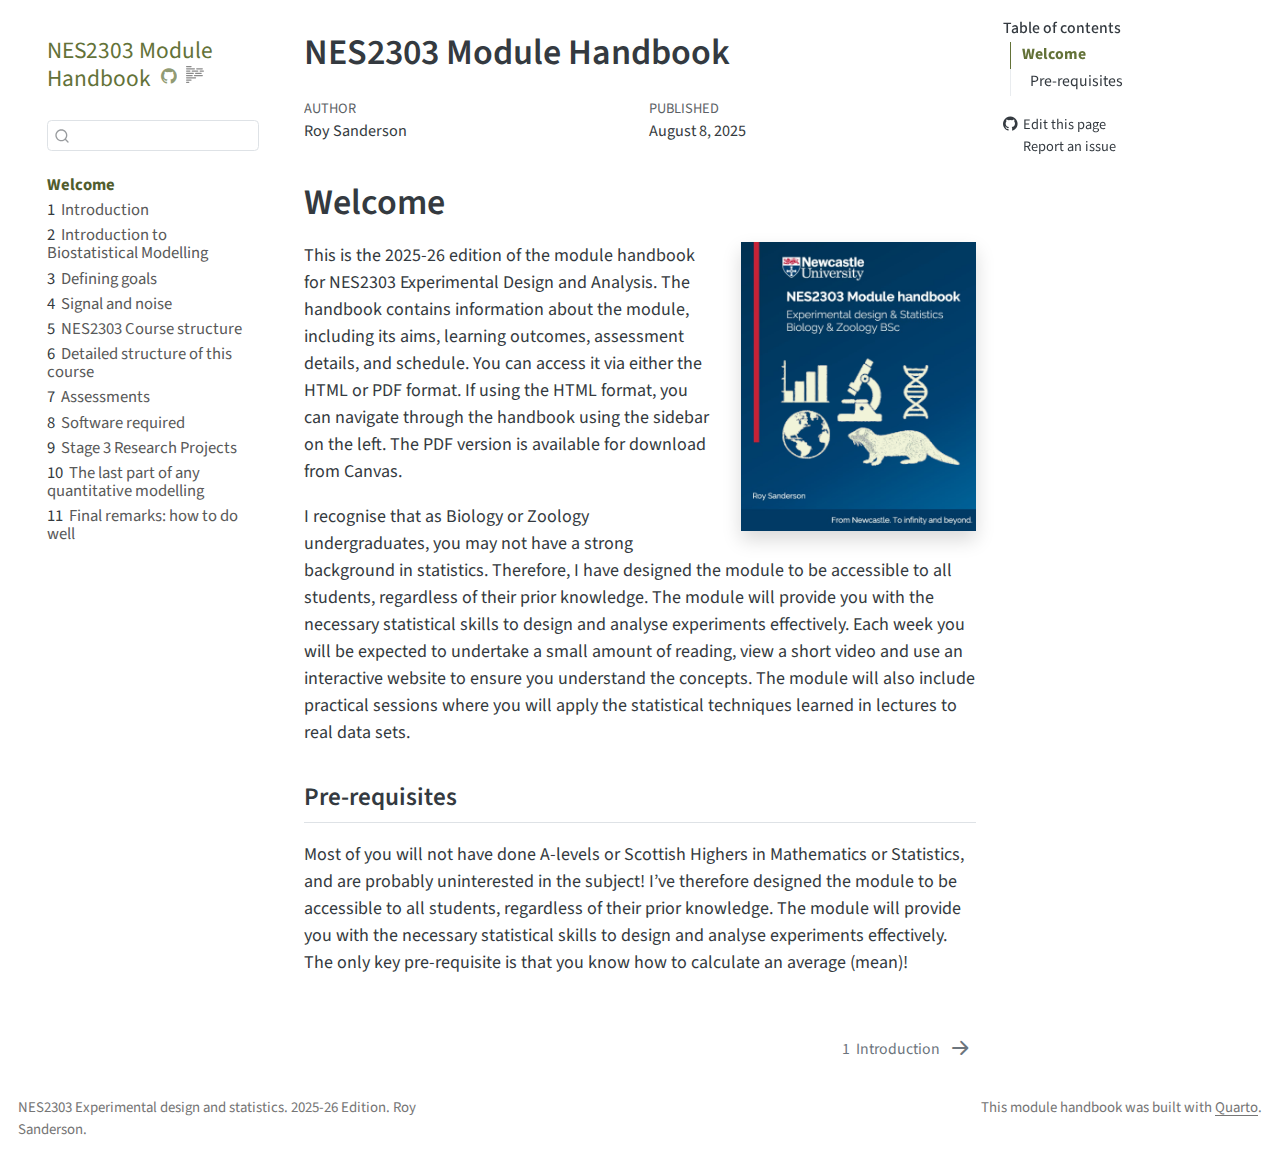
<file: docs/index.html>
<!DOCTYPE html>
<html xmlns="http://www.w3.org/1999/xhtml" lang="en" xml:lang="en"><head>

<meta charset="utf-8">
<meta name="generator" content="quarto-1.5.57">

<meta name="viewport" content="width=device-width, initial-scale=1.0, user-scalable=yes">

<meta name="author" content="Roy Sanderson">
<meta name="dcterms.date" content="2025-08-08">

<title>NES2303 Module Handbook</title>
<style>
code{white-space: pre-wrap;}
span.smallcaps{font-variant: small-caps;}
div.columns{display: flex; gap: min(4vw, 1.5em);}
div.column{flex: auto; overflow-x: auto;}
div.hanging-indent{margin-left: 1.5em; text-indent: -1.5em;}
ul.task-list{list-style: none;}
ul.task-list li input[type="checkbox"] {
  width: 0.8em;
  margin: 0 0.8em 0.2em -1em; /* quarto-specific, see https://github.com/quarto-dev/quarto-cli/issues/4556 */ 
  vertical-align: middle;
}
</style>


<script src="site_libs/quarto-nav/quarto-nav.js"></script>
<script src="site_libs/quarto-nav/headroom.min.js"></script>
<script src="site_libs/clipboard/clipboard.min.js"></script>
<script src="site_libs/quarto-search/autocomplete.umd.js"></script>
<script src="site_libs/quarto-search/fuse.min.js"></script>
<script src="site_libs/quarto-search/quarto-search.js"></script>
<meta name="quarto:offset" content="./">
<link href="./intro.html" rel="next">
<link href="./cover.png" rel="icon" type="image/png">
<script src="site_libs/quarto-html/quarto.js"></script>
<script src="site_libs/quarto-html/popper.min.js"></script>
<script src="site_libs/quarto-html/tippy.umd.min.js"></script>
<script src="site_libs/quarto-html/anchor.min.js"></script>
<link href="site_libs/quarto-html/tippy.css" rel="stylesheet">
<link href="site_libs/quarto-html/quarto-syntax-highlighting.css" rel="stylesheet" id="quarto-text-highlighting-styles">
<script src="site_libs/bootstrap/bootstrap.min.js"></script>
<link href="site_libs/bootstrap/bootstrap-icons.css" rel="stylesheet">
<link href="site_libs/bootstrap/bootstrap.min.css" rel="stylesheet" id="quarto-bootstrap" data-mode="light">
<script id="quarto-search-options" type="application/json">{
  "location": "sidebar",
  "copy-button": false,
  "collapse-after": 3,
  "panel-placement": "start",
  "type": "textbox",
  "limit": 50,
  "keyboard-shortcut": [
    "f",
    "/",
    "s"
  ],
  "show-item-context": false,
  "language": {
    "search-no-results-text": "No results",
    "search-matching-documents-text": "matching documents",
    "search-copy-link-title": "Copy link to search",
    "search-hide-matches-text": "Hide additional matches",
    "search-more-match-text": "more match in this document",
    "search-more-matches-text": "more matches in this document",
    "search-clear-button-title": "Clear",
    "search-text-placeholder": "",
    "search-detached-cancel-button-title": "Cancel",
    "search-submit-button-title": "Submit",
    "search-label": "Search"
  }
}</script>


</head>

<body class="nav-sidebar floating">

<div id="quarto-search-results"></div>
  <header id="quarto-header" class="headroom fixed-top">
  <nav class="quarto-secondary-nav">
    <div class="container-fluid d-flex">
      <button type="button" class="quarto-btn-toggle btn" data-bs-toggle="collapse" role="button" data-bs-target=".quarto-sidebar-collapse-item" aria-controls="quarto-sidebar" aria-expanded="false" aria-label="Toggle sidebar navigation" onclick="if (window.quartoToggleHeadroom) { window.quartoToggleHeadroom(); }">
        <i class="bi bi-layout-text-sidebar-reverse"></i>
      </button>
        <nav class="quarto-page-breadcrumbs" aria-label="breadcrumb"><ol class="breadcrumb"><li class="breadcrumb-item"><a href="./index.html">Welcome</a></li></ol></nav>
        <a class="flex-grow-1" role="navigation" data-bs-toggle="collapse" data-bs-target=".quarto-sidebar-collapse-item" aria-controls="quarto-sidebar" aria-expanded="false" aria-label="Toggle sidebar navigation" onclick="if (window.quartoToggleHeadroom) { window.quartoToggleHeadroom(); }">      
        </a>
      <button type="button" class="btn quarto-search-button" aria-label="Search" onclick="window.quartoOpenSearch();">
        <i class="bi bi-search"></i>
      </button>
    </div>
  </nav>
</header>
<!-- content -->
<div id="quarto-content" class="quarto-container page-columns page-rows-contents page-layout-article">
<!-- sidebar -->
  <nav id="quarto-sidebar" class="sidebar collapse collapse-horizontal quarto-sidebar-collapse-item sidebar-navigation floating overflow-auto">
    <div class="pt-lg-2 mt-2 text-left sidebar-header">
    <div class="sidebar-title mb-0 py-0">
      <a href="./">NES2303 Module Handbook</a> 
        <div class="sidebar-tools-main">
    <a href="https://github.com/rasanderson/NES2303-ModuleHandbook" title="Source Code" class="quarto-navigation-tool px-1" aria-label="Source Code"><i class="bi bi-github"></i></a>
  <a href="" class="quarto-reader-toggle quarto-navigation-tool px-1" onclick="window.quartoToggleReader(); return false;" title="Toggle reader mode">
  <div class="quarto-reader-toggle-btn">
  <i class="bi"></i>
  </div>
</a>
</div>
    </div>
      </div>
        <div class="mt-2 flex-shrink-0 align-items-center">
        <div class="sidebar-search">
        <div id="quarto-search" class="" title="Search"></div>
        </div>
        </div>
    <div class="sidebar-menu-container"> 
    <ul class="list-unstyled mt-1">
        <li class="sidebar-item">
  <div class="sidebar-item-container"> 
  <a href="./index.html" class="sidebar-item-text sidebar-link active">
 <span class="menu-text">Welcome</span></a>
  </div>
</li>
        <li class="sidebar-item">
  <div class="sidebar-item-container"> 
  <a href="./intro.html" class="sidebar-item-text sidebar-link">
 <span class="menu-text"><span class="chapter-number">1</span>&nbsp; <span class="chapter-title">Introduction</span></span></a>
  </div>
</li>
        <li class="sidebar-item">
  <div class="sidebar-item-container"> 
  <a href="./biomod.html" class="sidebar-item-text sidebar-link">
 <span class="menu-text"><span class="chapter-number">2</span>&nbsp; <span class="chapter-title">Introduction to Biostatistical Modelling</span></span></a>
  </div>
</li>
        <li class="sidebar-item">
  <div class="sidebar-item-container"> 
  <a href="./goals.html" class="sidebar-item-text sidebar-link">
 <span class="menu-text"><span class="chapter-number">3</span>&nbsp; <span class="chapter-title">Defining goals</span></span></a>
  </div>
</li>
        <li class="sidebar-item">
  <div class="sidebar-item-container"> 
  <a href="./signal_noise.html" class="sidebar-item-text sidebar-link">
 <span class="menu-text"><span class="chapter-number">4</span>&nbsp; <span class="chapter-title">Signal and noise</span></span></a>
  </div>
</li>
        <li class="sidebar-item">
  <div class="sidebar-item-container"> 
  <a href="./structure.html" class="sidebar-item-text sidebar-link">
 <span class="menu-text"><span class="chapter-number">5</span>&nbsp; <span class="chapter-title">NES2303 Course structure</span></span></a>
  </div>
</li>
        <li class="sidebar-item">
  <div class="sidebar-item-container"> 
  <a href="./weekly.html" class="sidebar-item-text sidebar-link">
 <span class="menu-text"><span class="chapter-number">6</span>&nbsp; <span class="chapter-title">Detailed structure of this course</span></span></a>
  </div>
</li>
        <li class="sidebar-item">
  <div class="sidebar-item-container"> 
  <a href="./assessments.html" class="sidebar-item-text sidebar-link">
 <span class="menu-text"><span class="chapter-number">7</span>&nbsp; <span class="chapter-title">Assessments</span></span></a>
  </div>
</li>
        <li class="sidebar-item">
  <div class="sidebar-item-container"> 
  <a href="./software.html" class="sidebar-item-text sidebar-link">
 <span class="menu-text"><span class="chapter-number">8</span>&nbsp; <span class="chapter-title">Software required</span></span></a>
  </div>
</li>
        <li class="sidebar-item">
  <div class="sidebar-item-container"> 
  <a href="./stage3.html" class="sidebar-item-text sidebar-link">
 <span class="menu-text"><span class="chapter-number">9</span>&nbsp; <span class="chapter-title">Stage 3 Research Projects</span></span></a>
  </div>
</li>
        <li class="sidebar-item">
  <div class="sidebar-item-container"> 
  <a href="./reports.html" class="sidebar-item-text sidebar-link">
 <span class="menu-text"><span class="chapter-number">10</span>&nbsp; <span class="chapter-title">The last part of any quantitative modelling</span></span></a>
  </div>
</li>
        <li class="sidebar-item">
  <div class="sidebar-item-container"> 
  <a href="./final_remarks.html" class="sidebar-item-text sidebar-link">
 <span class="menu-text"><span class="chapter-number">11</span>&nbsp; <span class="chapter-title">Final remarks: how to do well</span></span></a>
  </div>
</li>
    </ul>
    </div>
</nav>
<div id="quarto-sidebar-glass" class="quarto-sidebar-collapse-item" data-bs-toggle="collapse" data-bs-target=".quarto-sidebar-collapse-item"></div>
<!-- margin-sidebar -->
    <div id="quarto-margin-sidebar" class="sidebar margin-sidebar">
        <nav id="TOC" role="doc-toc" class="toc-active">
    <h2 id="toc-title">Table of contents</h2>
   
  <ul>
  <li><a href="#welcome" id="toc-welcome" class="nav-link active" data-scroll-target="#welcome">Welcome</a>
  <ul class="collapse">
  <li><a href="#pre-requisites" id="toc-pre-requisites" class="nav-link" data-scroll-target="#pre-requisites">Pre-requisites</a></li>
  </ul></li>
  </ul>
<div class="toc-actions"><ul><li><a href="https://github.com/rasanderson/NES2303-ModuleHandbook/edit/main/index.qmd" class="toc-action"><i class="bi bi-github"></i>Edit this page</a></li><li><a href="https://github.com/rasanderson/NES2303-ModuleHandbook/issues/new" class="toc-action"><i class="bi empty"></i>Report an issue</a></li></ul></div></nav>
    </div>
<!-- main -->
<main class="content" id="quarto-document-content">

<header id="title-block-header" class="quarto-title-block default">
<div class="quarto-title">
<h1 class="title">NES2303 Module Handbook</h1>
</div>



<div class="quarto-title-meta">

    <div>
    <div class="quarto-title-meta-heading">Author</div>
    <div class="quarto-title-meta-contents">
             <p>Roy Sanderson </p>
          </div>
  </div>
    
    <div>
    <div class="quarto-title-meta-heading">Published</div>
    <div class="quarto-title-meta-contents">
      <p class="date">August 8, 2025</p>
    </div>
  </div>
  
    
  </div>
  


</header>



<section id="welcome" class="level1 unnumbered">
<h1 class="unnumbered">Welcome</h1><p><img src="cover.png" title="NES2303 Module Handbook" class="quarto-cover-image img-fluid"></p>
<p>This is the 2025-26 edition of the module handbook for NES2303 Experimental Design and Analysis. The handbook contains information about the module, including its aims, learning outcomes, assessment details, and schedule. You can access it via either the HTML or PDF format. If using the HTML format, you can navigate through the handbook using the sidebar on the left. The PDF version is available for download from Canvas.</p>
<p>I recognise that as Biology or Zoology undergraduates, you may not have a strong background in statistics. Therefore, I have designed the module to be accessible to all students, regardless of their prior knowledge. The module will provide you with the necessary statistical skills to design and analyse experiments effectively. Each week you will be expected to undertake a small amount of reading, view a short video and use an interactive website to ensure you understand the concepts. The module will also include practical sessions where you will apply the statistical techniques learned in lectures to real data sets.</p>
<section id="pre-requisites" class="level2">
<h2 class="anchored" data-anchor-id="pre-requisites">Pre-requisites</h2>
<p>Most of you will not have done A-levels or Scottish Highers in Mathematics or Statistics, and are probably uninterested in the subject! I’ve therefore designed the module to be accessible to all students, regardless of their prior knowledge. The module will provide you with the necessary statistical skills to design and analyse experiments effectively. The only key pre-requisite is that you know how to calculate an average (mean)!</p>


</section>
</section>

</main> <!-- /main -->
<script id="quarto-html-after-body" type="application/javascript">
window.document.addEventListener("DOMContentLoaded", function (event) {
  const toggleBodyColorMode = (bsSheetEl) => {
    const mode = bsSheetEl.getAttribute("data-mode");
    const bodyEl = window.document.querySelector("body");
    if (mode === "dark") {
      bodyEl.classList.add("quarto-dark");
      bodyEl.classList.remove("quarto-light");
    } else {
      bodyEl.classList.add("quarto-light");
      bodyEl.classList.remove("quarto-dark");
    }
  }
  const toggleBodyColorPrimary = () => {
    const bsSheetEl = window.document.querySelector("link#quarto-bootstrap");
    if (bsSheetEl) {
      toggleBodyColorMode(bsSheetEl);
    }
  }
  toggleBodyColorPrimary();  
  const icon = "";
  const anchorJS = new window.AnchorJS();
  anchorJS.options = {
    placement: 'right',
    icon: icon
  };
  anchorJS.add('.anchored');
  const isCodeAnnotation = (el) => {
    for (const clz of el.classList) {
      if (clz.startsWith('code-annotation-')) {                     
        return true;
      }
    }
    return false;
  }
  const onCopySuccess = function(e) {
    // button target
    const button = e.trigger;
    // don't keep focus
    button.blur();
    // flash "checked"
    button.classList.add('code-copy-button-checked');
    var currentTitle = button.getAttribute("title");
    button.setAttribute("title", "Copied!");
    let tooltip;
    if (window.bootstrap) {
      button.setAttribute("data-bs-toggle", "tooltip");
      button.setAttribute("data-bs-placement", "left");
      button.setAttribute("data-bs-title", "Copied!");
      tooltip = new bootstrap.Tooltip(button, 
        { trigger: "manual", 
          customClass: "code-copy-button-tooltip",
          offset: [0, -8]});
      tooltip.show();    
    }
    setTimeout(function() {
      if (tooltip) {
        tooltip.hide();
        button.removeAttribute("data-bs-title");
        button.removeAttribute("data-bs-toggle");
        button.removeAttribute("data-bs-placement");
      }
      button.setAttribute("title", currentTitle);
      button.classList.remove('code-copy-button-checked');
    }, 1000);
    // clear code selection
    e.clearSelection();
  }
  const getTextToCopy = function(trigger) {
      const codeEl = trigger.previousElementSibling.cloneNode(true);
      for (const childEl of codeEl.children) {
        if (isCodeAnnotation(childEl)) {
          childEl.remove();
        }
      }
      return codeEl.innerText;
  }
  const clipboard = new window.ClipboardJS('.code-copy-button:not([data-in-quarto-modal])', {
    text: getTextToCopy
  });
  clipboard.on('success', onCopySuccess);
  if (window.document.getElementById('quarto-embedded-source-code-modal')) {
    // For code content inside modals, clipBoardJS needs to be initialized with a container option
    // TODO: Check when it could be a function (https://github.com/zenorocha/clipboard.js/issues/860)
    const clipboardModal = new window.ClipboardJS('.code-copy-button[data-in-quarto-modal]', {
      text: getTextToCopy,
      container: window.document.getElementById('quarto-embedded-source-code-modal')
    });
    clipboardModal.on('success', onCopySuccess);
  }
    var localhostRegex = new RegExp(/^(?:http|https):\/\/localhost\:?[0-9]*\//);
    var mailtoRegex = new RegExp(/^mailto:/);
      var filterRegex = new RegExp("https:\/\/ncl\.instructure\.com\/courses\/67972");
    var isInternal = (href) => {
        return filterRegex.test(href) || localhostRegex.test(href) || mailtoRegex.test(href);
    }
    // Inspect non-navigation links and adorn them if external
 	var links = window.document.querySelectorAll('a[href]:not(.nav-link):not(.navbar-brand):not(.toc-action):not(.sidebar-link):not(.sidebar-item-toggle):not(.pagination-link):not(.no-external):not([aria-hidden]):not(.dropdown-item):not(.quarto-navigation-tool):not(.about-link)');
    for (var i=0; i<links.length; i++) {
      const link = links[i];
      if (!isInternal(link.href)) {
        // undo the damage that might have been done by quarto-nav.js in the case of
        // links that we want to consider external
        if (link.dataset.originalHref !== undefined) {
          link.href = link.dataset.originalHref;
        }
      }
    }
  function tippyHover(el, contentFn, onTriggerFn, onUntriggerFn) {
    const config = {
      allowHTML: true,
      maxWidth: 500,
      delay: 100,
      arrow: false,
      appendTo: function(el) {
          return el.parentElement;
      },
      interactive: true,
      interactiveBorder: 10,
      theme: 'quarto',
      placement: 'bottom-start',
    };
    if (contentFn) {
      config.content = contentFn;
    }
    if (onTriggerFn) {
      config.onTrigger = onTriggerFn;
    }
    if (onUntriggerFn) {
      config.onUntrigger = onUntriggerFn;
    }
    window.tippy(el, config); 
  }
  const noterefs = window.document.querySelectorAll('a[role="doc-noteref"]');
  for (var i=0; i<noterefs.length; i++) {
    const ref = noterefs[i];
    tippyHover(ref, function() {
      // use id or data attribute instead here
      let href = ref.getAttribute('data-footnote-href') || ref.getAttribute('href');
      try { href = new URL(href).hash; } catch {}
      const id = href.replace(/^#\/?/, "");
      const note = window.document.getElementById(id);
      if (note) {
        return note.innerHTML;
      } else {
        return "";
      }
    });
  }
  const xrefs = window.document.querySelectorAll('a.quarto-xref');
  const processXRef = (id, note) => {
    // Strip column container classes
    const stripColumnClz = (el) => {
      el.classList.remove("page-full", "page-columns");
      if (el.children) {
        for (const child of el.children) {
          stripColumnClz(child);
        }
      }
    }
    stripColumnClz(note)
    if (id === null || id.startsWith('sec-')) {
      // Special case sections, only their first couple elements
      const container = document.createElement("div");
      if (note.children && note.children.length > 2) {
        container.appendChild(note.children[0].cloneNode(true));
        for (let i = 1; i < note.children.length; i++) {
          const child = note.children[i];
          if (child.tagName === "P" && child.innerText === "") {
            continue;
          } else {
            container.appendChild(child.cloneNode(true));
            break;
          }
        }
        if (window.Quarto?.typesetMath) {
          window.Quarto.typesetMath(container);
        }
        return container.innerHTML
      } else {
        if (window.Quarto?.typesetMath) {
          window.Quarto.typesetMath(note);
        }
        return note.innerHTML;
      }
    } else {
      // Remove any anchor links if they are present
      const anchorLink = note.querySelector('a.anchorjs-link');
      if (anchorLink) {
        anchorLink.remove();
      }
      if (window.Quarto?.typesetMath) {
        window.Quarto.typesetMath(note);
      }
      // TODO in 1.5, we should make sure this works without a callout special case
      if (note.classList.contains("callout")) {
        return note.outerHTML;
      } else {
        return note.innerHTML;
      }
    }
  }
  for (var i=0; i<xrefs.length; i++) {
    const xref = xrefs[i];
    tippyHover(xref, undefined, function(instance) {
      instance.disable();
      let url = xref.getAttribute('href');
      let hash = undefined; 
      if (url.startsWith('#')) {
        hash = url;
      } else {
        try { hash = new URL(url).hash; } catch {}
      }
      if (hash) {
        const id = hash.replace(/^#\/?/, "");
        const note = window.document.getElementById(id);
        if (note !== null) {
          try {
            const html = processXRef(id, note.cloneNode(true));
            instance.setContent(html);
          } finally {
            instance.enable();
            instance.show();
          }
        } else {
          // See if we can fetch this
          fetch(url.split('#')[0])
          .then(res => res.text())
          .then(html => {
            const parser = new DOMParser();
            const htmlDoc = parser.parseFromString(html, "text/html");
            const note = htmlDoc.getElementById(id);
            if (note !== null) {
              const html = processXRef(id, note);
              instance.setContent(html);
            } 
          }).finally(() => {
            instance.enable();
            instance.show();
          });
        }
      } else {
        // See if we can fetch a full url (with no hash to target)
        // This is a special case and we should probably do some content thinning / targeting
        fetch(url)
        .then(res => res.text())
        .then(html => {
          const parser = new DOMParser();
          const htmlDoc = parser.parseFromString(html, "text/html");
          const note = htmlDoc.querySelector('main.content');
          if (note !== null) {
            // This should only happen for chapter cross references
            // (since there is no id in the URL)
            // remove the first header
            if (note.children.length > 0 && note.children[0].tagName === "HEADER") {
              note.children[0].remove();
            }
            const html = processXRef(null, note);
            instance.setContent(html);
          } 
        }).finally(() => {
          instance.enable();
          instance.show();
        });
      }
    }, function(instance) {
    });
  }
      let selectedAnnoteEl;
      const selectorForAnnotation = ( cell, annotation) => {
        let cellAttr = 'data-code-cell="' + cell + '"';
        let lineAttr = 'data-code-annotation="' +  annotation + '"';
        const selector = 'span[' + cellAttr + '][' + lineAttr + ']';
        return selector;
      }
      const selectCodeLines = (annoteEl) => {
        const doc = window.document;
        const targetCell = annoteEl.getAttribute("data-target-cell");
        const targetAnnotation = annoteEl.getAttribute("data-target-annotation");
        const annoteSpan = window.document.querySelector(selectorForAnnotation(targetCell, targetAnnotation));
        const lines = annoteSpan.getAttribute("data-code-lines").split(",");
        const lineIds = lines.map((line) => {
          return targetCell + "-" + line;
        })
        let top = null;
        let height = null;
        let parent = null;
        if (lineIds.length > 0) {
            //compute the position of the single el (top and bottom and make a div)
            const el = window.document.getElementById(lineIds[0]);
            top = el.offsetTop;
            height = el.offsetHeight;
            parent = el.parentElement.parentElement;
          if (lineIds.length > 1) {
            const lastEl = window.document.getElementById(lineIds[lineIds.length - 1]);
            const bottom = lastEl.offsetTop + lastEl.offsetHeight;
            height = bottom - top;
          }
          if (top !== null && height !== null && parent !== null) {
            // cook up a div (if necessary) and position it 
            let div = window.document.getElementById("code-annotation-line-highlight");
            if (div === null) {
              div = window.document.createElement("div");
              div.setAttribute("id", "code-annotation-line-highlight");
              div.style.position = 'absolute';
              parent.appendChild(div);
            }
            div.style.top = top - 2 + "px";
            div.style.height = height + 4 + "px";
            div.style.left = 0;
            let gutterDiv = window.document.getElementById("code-annotation-line-highlight-gutter");
            if (gutterDiv === null) {
              gutterDiv = window.document.createElement("div");
              gutterDiv.setAttribute("id", "code-annotation-line-highlight-gutter");
              gutterDiv.style.position = 'absolute';
              const codeCell = window.document.getElementById(targetCell);
              const gutter = codeCell.querySelector('.code-annotation-gutter');
              gutter.appendChild(gutterDiv);
            }
            gutterDiv.style.top = top - 2 + "px";
            gutterDiv.style.height = height + 4 + "px";
          }
          selectedAnnoteEl = annoteEl;
        }
      };
      const unselectCodeLines = () => {
        const elementsIds = ["code-annotation-line-highlight", "code-annotation-line-highlight-gutter"];
        elementsIds.forEach((elId) => {
          const div = window.document.getElementById(elId);
          if (div) {
            div.remove();
          }
        });
        selectedAnnoteEl = undefined;
      };
        // Handle positioning of the toggle
    window.addEventListener(
      "resize",
      throttle(() => {
        elRect = undefined;
        if (selectedAnnoteEl) {
          selectCodeLines(selectedAnnoteEl);
        }
      }, 10)
    );
    function throttle(fn, ms) {
    let throttle = false;
    let timer;
      return (...args) => {
        if(!throttle) { // first call gets through
            fn.apply(this, args);
            throttle = true;
        } else { // all the others get throttled
            if(timer) clearTimeout(timer); // cancel #2
            timer = setTimeout(() => {
              fn.apply(this, args);
              timer = throttle = false;
            }, ms);
        }
      };
    }
      // Attach click handler to the DT
      const annoteDls = window.document.querySelectorAll('dt[data-target-cell]');
      for (const annoteDlNode of annoteDls) {
        annoteDlNode.addEventListener('click', (event) => {
          const clickedEl = event.target;
          if (clickedEl !== selectedAnnoteEl) {
            unselectCodeLines();
            const activeEl = window.document.querySelector('dt[data-target-cell].code-annotation-active');
            if (activeEl) {
              activeEl.classList.remove('code-annotation-active');
            }
            selectCodeLines(clickedEl);
            clickedEl.classList.add('code-annotation-active');
          } else {
            // Unselect the line
            unselectCodeLines();
            clickedEl.classList.remove('code-annotation-active');
          }
        });
      }
  const findCites = (el) => {
    const parentEl = el.parentElement;
    if (parentEl) {
      const cites = parentEl.dataset.cites;
      if (cites) {
        return {
          el,
          cites: cites.split(' ')
        };
      } else {
        return findCites(el.parentElement)
      }
    } else {
      return undefined;
    }
  };
  var bibliorefs = window.document.querySelectorAll('a[role="doc-biblioref"]');
  for (var i=0; i<bibliorefs.length; i++) {
    const ref = bibliorefs[i];
    const citeInfo = findCites(ref);
    if (citeInfo) {
      tippyHover(citeInfo.el, function() {
        var popup = window.document.createElement('div');
        citeInfo.cites.forEach(function(cite) {
          var citeDiv = window.document.createElement('div');
          citeDiv.classList.add('hanging-indent');
          citeDiv.classList.add('csl-entry');
          var biblioDiv = window.document.getElementById('ref-' + cite);
          if (biblioDiv) {
            citeDiv.innerHTML = biblioDiv.innerHTML;
          }
          popup.appendChild(citeDiv);
        });
        return popup.innerHTML;
      });
    }
  }
});
</script>
<nav class="page-navigation">
  <div class="nav-page nav-page-previous">
  </div>
  <div class="nav-page nav-page-next">
      <a href="./intro.html" class="pagination-link" aria-label="Introduction">
        <span class="nav-page-text"><span class="chapter-number">1</span>&nbsp; <span class="chapter-title">Introduction</span></span> <i class="bi bi-arrow-right-short"></i>
      </a>
  </div>
</nav>
</div> <!-- /content -->
<footer class="footer">
  <div class="nav-footer">
    <div class="nav-footer-left">
<p>NES2303 Experimental design and statistics. 2025-26 Edition. Roy Sanderson.</p>
</div>   
    <div class="nav-footer-center">
      &nbsp;
    <div class="toc-actions d-sm-block d-md-none"><ul><li><a href="https://github.com/rasanderson/NES2303-ModuleHandbook/edit/main/index.qmd" class="toc-action"><i class="bi bi-github"></i>Edit this page</a></li><li><a href="https://github.com/rasanderson/NES2303-ModuleHandbook/issues/new" class="toc-action"><i class="bi empty"></i>Report an issue</a></li></ul></div></div>
    <div class="nav-footer-right">
<p>This module handbook was built with <a href="https://quarto.org/">Quarto</a>.</p>
</div>
  </div>
</footer>




</body></html>
</file>
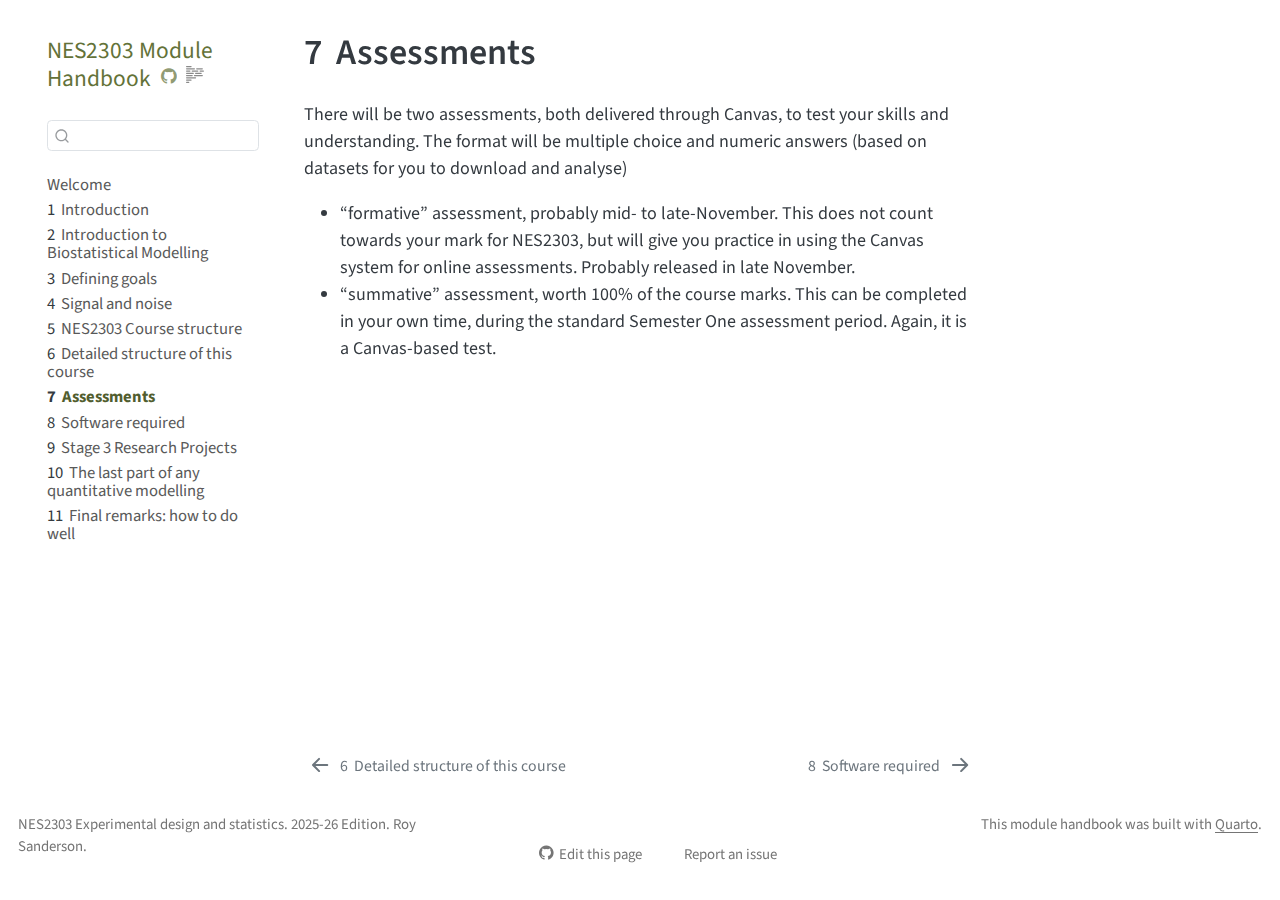
<file: docs/assessments.html>
<!DOCTYPE html>
<html xmlns="http://www.w3.org/1999/xhtml" lang="en" xml:lang="en"><head>

<meta charset="utf-8">
<meta name="generator" content="quarto-1.6.40">

<meta name="viewport" content="width=device-width, initial-scale=1.0, user-scalable=yes">


<title>7&nbsp; Assessments – NES2303 Module Handbook</title>
<style>
code{white-space: pre-wrap;}
span.smallcaps{font-variant: small-caps;}
div.columns{display: flex; gap: min(4vw, 1.5em);}
div.column{flex: auto; overflow-x: auto;}
div.hanging-indent{margin-left: 1.5em; text-indent: -1.5em;}
ul.task-list{list-style: none;}
ul.task-list li input[type="checkbox"] {
  width: 0.8em;
  margin: 0 0.8em 0.2em -1em; /* quarto-specific, see https://github.com/quarto-dev/quarto-cli/issues/4556 */ 
  vertical-align: middle;
}
</style>


<script src="site_libs/quarto-nav/quarto-nav.js"></script>
<script src="site_libs/quarto-nav/headroom.min.js"></script>
<script src="site_libs/clipboard/clipboard.min.js"></script>
<script src="site_libs/quarto-search/autocomplete.umd.js"></script>
<script src="site_libs/quarto-search/fuse.min.js"></script>
<script src="site_libs/quarto-search/quarto-search.js"></script>
<meta name="quarto:offset" content="./">
<link href="./software.html" rel="next">
<link href="./weekly.html" rel="prev">
<link href="./cover.png" rel="icon" type="image/png">
<script src="site_libs/quarto-html/quarto.js"></script>
<script src="site_libs/quarto-html/popper.min.js"></script>
<script src="site_libs/quarto-html/tippy.umd.min.js"></script>
<script src="site_libs/quarto-html/anchor.min.js"></script>
<link href="site_libs/quarto-html/tippy.css" rel="stylesheet">
<link href="site_libs/quarto-html/quarto-syntax-highlighting-549806ee2085284f45b00abea8c6df48.css" rel="stylesheet" id="quarto-text-highlighting-styles">
<script src="site_libs/bootstrap/bootstrap.min.js"></script>
<link href="site_libs/bootstrap/bootstrap-icons.css" rel="stylesheet">
<link href="site_libs/bootstrap/bootstrap-edcf764b4c6861f018908e5f74427b2f.min.css" rel="stylesheet" append-hash="true" id="quarto-bootstrap" data-mode="light">
<script id="quarto-search-options" type="application/json">{
  "location": "sidebar",
  "copy-button": false,
  "collapse-after": 3,
  "panel-placement": "start",
  "type": "textbox",
  "limit": 50,
  "keyboard-shortcut": [
    "f",
    "/",
    "s"
  ],
  "show-item-context": false,
  "language": {
    "search-no-results-text": "No results",
    "search-matching-documents-text": "matching documents",
    "search-copy-link-title": "Copy link to search",
    "search-hide-matches-text": "Hide additional matches",
    "search-more-match-text": "more match in this document",
    "search-more-matches-text": "more matches in this document",
    "search-clear-button-title": "Clear",
    "search-text-placeholder": "",
    "search-detached-cancel-button-title": "Cancel",
    "search-submit-button-title": "Submit",
    "search-label": "Search"
  }
}</script>


</head>

<body class="nav-sidebar floating">

<div id="quarto-search-results"></div>
  <header id="quarto-header" class="headroom fixed-top">
  <nav class="quarto-secondary-nav">
    <div class="container-fluid d-flex">
      <button type="button" class="quarto-btn-toggle btn" data-bs-toggle="collapse" role="button" data-bs-target=".quarto-sidebar-collapse-item" aria-controls="quarto-sidebar" aria-expanded="false" aria-label="Toggle sidebar navigation" onclick="if (window.quartoToggleHeadroom) { window.quartoToggleHeadroom(); }">
        <i class="bi bi-layout-text-sidebar-reverse"></i>
      </button>
        <nav class="quarto-page-breadcrumbs" aria-label="breadcrumb"><ol class="breadcrumb"><li class="breadcrumb-item"><a href="./assessments.html"><span class="chapter-number">7</span>&nbsp; <span class="chapter-title">Assessments</span></a></li></ol></nav>
        <a class="flex-grow-1" role="navigation" data-bs-toggle="collapse" data-bs-target=".quarto-sidebar-collapse-item" aria-controls="quarto-sidebar" aria-expanded="false" aria-label="Toggle sidebar navigation" onclick="if (window.quartoToggleHeadroom) { window.quartoToggleHeadroom(); }">      
        </a>
      <button type="button" class="btn quarto-search-button" aria-label="Search" onclick="window.quartoOpenSearch();">
        <i class="bi bi-search"></i>
      </button>
    </div>
  </nav>
</header>
<!-- content -->
<div id="quarto-content" class="quarto-container page-columns page-rows-contents page-layout-article">
<!-- sidebar -->
  <nav id="quarto-sidebar" class="sidebar collapse collapse-horizontal quarto-sidebar-collapse-item sidebar-navigation floating overflow-auto">
    <div class="pt-lg-2 mt-2 text-left sidebar-header">
    <div class="sidebar-title mb-0 py-0">
      <a href="./">NES2303 Module Handbook</a> 
        <div class="sidebar-tools-main">
    <a href="https://github.com/rasanderson/NES2303-ModuleHandbook" title="Source Code" class="quarto-navigation-tool px-1" aria-label="Source Code"><i class="bi bi-github"></i></a>
  <a href="" class="quarto-reader-toggle quarto-navigation-tool px-1" onclick="window.quartoToggleReader(); return false;" title="Toggle reader mode">
  <div class="quarto-reader-toggle-btn">
  <i class="bi"></i>
  </div>
</a>
</div>
    </div>
      </div>
        <div class="mt-2 flex-shrink-0 align-items-center">
        <div class="sidebar-search">
        <div id="quarto-search" class="" title="Search"></div>
        </div>
        </div>
    <div class="sidebar-menu-container"> 
    <ul class="list-unstyled mt-1">
        <li class="sidebar-item">
  <div class="sidebar-item-container"> 
  <a href="./index.html" class="sidebar-item-text sidebar-link">
 <span class="menu-text">Welcome</span></a>
  </div>
</li>
        <li class="sidebar-item">
  <div class="sidebar-item-container"> 
  <a href="./intro.html" class="sidebar-item-text sidebar-link">
 <span class="menu-text"><span class="chapter-number">1</span>&nbsp; <span class="chapter-title">Introduction</span></span></a>
  </div>
</li>
        <li class="sidebar-item">
  <div class="sidebar-item-container"> 
  <a href="./biomod.html" class="sidebar-item-text sidebar-link">
 <span class="menu-text"><span class="chapter-number">2</span>&nbsp; <span class="chapter-title">Introduction to Biostatistical Modelling</span></span></a>
  </div>
</li>
        <li class="sidebar-item">
  <div class="sidebar-item-container"> 
  <a href="./goals.html" class="sidebar-item-text sidebar-link">
 <span class="menu-text"><span class="chapter-number">3</span>&nbsp; <span class="chapter-title">Defining goals</span></span></a>
  </div>
</li>
        <li class="sidebar-item">
  <div class="sidebar-item-container"> 
  <a href="./signal_noise.html" class="sidebar-item-text sidebar-link">
 <span class="menu-text"><span class="chapter-number">4</span>&nbsp; <span class="chapter-title">Signal and noise</span></span></a>
  </div>
</li>
        <li class="sidebar-item">
  <div class="sidebar-item-container"> 
  <a href="./structure.html" class="sidebar-item-text sidebar-link">
 <span class="menu-text"><span class="chapter-number">5</span>&nbsp; <span class="chapter-title">NES2303 Course structure</span></span></a>
  </div>
</li>
        <li class="sidebar-item">
  <div class="sidebar-item-container"> 
  <a href="./weekly.html" class="sidebar-item-text sidebar-link">
 <span class="menu-text"><span class="chapter-number">6</span>&nbsp; <span class="chapter-title">Detailed structure of this course</span></span></a>
  </div>
</li>
        <li class="sidebar-item">
  <div class="sidebar-item-container"> 
  <a href="./assessments.html" class="sidebar-item-text sidebar-link active">
 <span class="menu-text"><span class="chapter-number">7</span>&nbsp; <span class="chapter-title">Assessments</span></span></a>
  </div>
</li>
        <li class="sidebar-item">
  <div class="sidebar-item-container"> 
  <a href="./software.html" class="sidebar-item-text sidebar-link">
 <span class="menu-text"><span class="chapter-number">8</span>&nbsp; <span class="chapter-title">Software required</span></span></a>
  </div>
</li>
        <li class="sidebar-item">
  <div class="sidebar-item-container"> 
  <a href="./stage3.html" class="sidebar-item-text sidebar-link">
 <span class="menu-text"><span class="chapter-number">9</span>&nbsp; <span class="chapter-title">Stage 3 Research Projects</span></span></a>
  </div>
</li>
        <li class="sidebar-item">
  <div class="sidebar-item-container"> 
  <a href="./reports.html" class="sidebar-item-text sidebar-link">
 <span class="menu-text"><span class="chapter-number">10</span>&nbsp; <span class="chapter-title">The last part of any quantitative modelling</span></span></a>
  </div>
</li>
        <li class="sidebar-item">
  <div class="sidebar-item-container"> 
  <a href="./final_remarks.html" class="sidebar-item-text sidebar-link">
 <span class="menu-text"><span class="chapter-number">11</span>&nbsp; <span class="chapter-title">Final remarks: how to do well</span></span></a>
  </div>
</li>
    </ul>
    </div>
</nav>
<div id="quarto-sidebar-glass" class="quarto-sidebar-collapse-item" data-bs-toggle="collapse" data-bs-target=".quarto-sidebar-collapse-item"></div>
<!-- margin-sidebar -->
    <div id="quarto-margin-sidebar" class="sidebar margin-sidebar zindex-bottom">
        
    </div>
<!-- main -->
<main class="content" id="quarto-document-content">

<header id="title-block-header" class="quarto-title-block default">
<div class="quarto-title">
<h1 class="title"><span class="chapter-number">7</span>&nbsp; <span class="chapter-title">Assessments</span></h1>
</div>



<div class="quarto-title-meta">

    
  
    
  </div>
  


</header>


<p>There will be two assessments, both delivered through Canvas, to test your skills and understanding. The format will be multiple choice and numeric answers (based on datasets for you to download and analyse)</p>
<ul>
<li>“formative” assessment, probably mid- to late-November. This does not count towards your mark for NES2303, but will give you practice in using the Canvas system for online assessments. Probably released in late November.</li>
<li>“summative” assessment, worth 100% of the course marks. This can be completed in your own time, during the standard Semester One assessment period. Again, it is a Canvas-based test.</li>
</ul>



</main> <!-- /main -->
<script id="quarto-html-after-body" type="application/javascript">
window.document.addEventListener("DOMContentLoaded", function (event) {
  const toggleBodyColorMode = (bsSheetEl) => {
    const mode = bsSheetEl.getAttribute("data-mode");
    const bodyEl = window.document.querySelector("body");
    if (mode === "dark") {
      bodyEl.classList.add("quarto-dark");
      bodyEl.classList.remove("quarto-light");
    } else {
      bodyEl.classList.add("quarto-light");
      bodyEl.classList.remove("quarto-dark");
    }
  }
  const toggleBodyColorPrimary = () => {
    const bsSheetEl = window.document.querySelector("link#quarto-bootstrap");
    if (bsSheetEl) {
      toggleBodyColorMode(bsSheetEl);
    }
  }
  toggleBodyColorPrimary();  
  const icon = "";
  const anchorJS = new window.AnchorJS();
  anchorJS.options = {
    placement: 'right',
    icon: icon
  };
  anchorJS.add('.anchored');
  const isCodeAnnotation = (el) => {
    for (const clz of el.classList) {
      if (clz.startsWith('code-annotation-')) {                     
        return true;
      }
    }
    return false;
  }
  const onCopySuccess = function(e) {
    // button target
    const button = e.trigger;
    // don't keep focus
    button.blur();
    // flash "checked"
    button.classList.add('code-copy-button-checked');
    var currentTitle = button.getAttribute("title");
    button.setAttribute("title", "Copied!");
    let tooltip;
    if (window.bootstrap) {
      button.setAttribute("data-bs-toggle", "tooltip");
      button.setAttribute("data-bs-placement", "left");
      button.setAttribute("data-bs-title", "Copied!");
      tooltip = new bootstrap.Tooltip(button, 
        { trigger: "manual", 
          customClass: "code-copy-button-tooltip",
          offset: [0, -8]});
      tooltip.show();    
    }
    setTimeout(function() {
      if (tooltip) {
        tooltip.hide();
        button.removeAttribute("data-bs-title");
        button.removeAttribute("data-bs-toggle");
        button.removeAttribute("data-bs-placement");
      }
      button.setAttribute("title", currentTitle);
      button.classList.remove('code-copy-button-checked');
    }, 1000);
    // clear code selection
    e.clearSelection();
  }
  const getTextToCopy = function(trigger) {
      const codeEl = trigger.previousElementSibling.cloneNode(true);
      for (const childEl of codeEl.children) {
        if (isCodeAnnotation(childEl)) {
          childEl.remove();
        }
      }
      return codeEl.innerText;
  }
  const clipboard = new window.ClipboardJS('.code-copy-button:not([data-in-quarto-modal])', {
    text: getTextToCopy
  });
  clipboard.on('success', onCopySuccess);
  if (window.document.getElementById('quarto-embedded-source-code-modal')) {
    const clipboardModal = new window.ClipboardJS('.code-copy-button[data-in-quarto-modal]', {
      text: getTextToCopy,
      container: window.document.getElementById('quarto-embedded-source-code-modal')
    });
    clipboardModal.on('success', onCopySuccess);
  }
    var localhostRegex = new RegExp(/^(?:http|https):\/\/localhost\:?[0-9]*\//);
    var mailtoRegex = new RegExp(/^mailto:/);
      var filterRegex = new RegExp("https:\/\/ncl\.instructure\.com\/courses\/67972");
    var isInternal = (href) => {
        return filterRegex.test(href) || localhostRegex.test(href) || mailtoRegex.test(href);
    }
    // Inspect non-navigation links and adorn them if external
 	var links = window.document.querySelectorAll('a[href]:not(.nav-link):not(.navbar-brand):not(.toc-action):not(.sidebar-link):not(.sidebar-item-toggle):not(.pagination-link):not(.no-external):not([aria-hidden]):not(.dropdown-item):not(.quarto-navigation-tool):not(.about-link)');
    for (var i=0; i<links.length; i++) {
      const link = links[i];
      if (!isInternal(link.href)) {
        // undo the damage that might have been done by quarto-nav.js in the case of
        // links that we want to consider external
        if (link.dataset.originalHref !== undefined) {
          link.href = link.dataset.originalHref;
        }
      }
    }
  function tippyHover(el, contentFn, onTriggerFn, onUntriggerFn) {
    const config = {
      allowHTML: true,
      maxWidth: 500,
      delay: 100,
      arrow: false,
      appendTo: function(el) {
          return el.parentElement;
      },
      interactive: true,
      interactiveBorder: 10,
      theme: 'quarto',
      placement: 'bottom-start',
    };
    if (contentFn) {
      config.content = contentFn;
    }
    if (onTriggerFn) {
      config.onTrigger = onTriggerFn;
    }
    if (onUntriggerFn) {
      config.onUntrigger = onUntriggerFn;
    }
    window.tippy(el, config); 
  }
  const noterefs = window.document.querySelectorAll('a[role="doc-noteref"]');
  for (var i=0; i<noterefs.length; i++) {
    const ref = noterefs[i];
    tippyHover(ref, function() {
      // use id or data attribute instead here
      let href = ref.getAttribute('data-footnote-href') || ref.getAttribute('href');
      try { href = new URL(href).hash; } catch {}
      const id = href.replace(/^#\/?/, "");
      const note = window.document.getElementById(id);
      if (note) {
        return note.innerHTML;
      } else {
        return "";
      }
    });
  }
  const xrefs = window.document.querySelectorAll('a.quarto-xref');
  const processXRef = (id, note) => {
    // Strip column container classes
    const stripColumnClz = (el) => {
      el.classList.remove("page-full", "page-columns");
      if (el.children) {
        for (const child of el.children) {
          stripColumnClz(child);
        }
      }
    }
    stripColumnClz(note)
    if (id === null || id.startsWith('sec-')) {
      // Special case sections, only their first couple elements
      const container = document.createElement("div");
      if (note.children && note.children.length > 2) {
        container.appendChild(note.children[0].cloneNode(true));
        for (let i = 1; i < note.children.length; i++) {
          const child = note.children[i];
          if (child.tagName === "P" && child.innerText === "") {
            continue;
          } else {
            container.appendChild(child.cloneNode(true));
            break;
          }
        }
        if (window.Quarto?.typesetMath) {
          window.Quarto.typesetMath(container);
        }
        return container.innerHTML
      } else {
        if (window.Quarto?.typesetMath) {
          window.Quarto.typesetMath(note);
        }
        return note.innerHTML;
      }
    } else {
      // Remove any anchor links if they are present
      const anchorLink = note.querySelector('a.anchorjs-link');
      if (anchorLink) {
        anchorLink.remove();
      }
      if (window.Quarto?.typesetMath) {
        window.Quarto.typesetMath(note);
      }
      if (note.classList.contains("callout")) {
        return note.outerHTML;
      } else {
        return note.innerHTML;
      }
    }
  }
  for (var i=0; i<xrefs.length; i++) {
    const xref = xrefs[i];
    tippyHover(xref, undefined, function(instance) {
      instance.disable();
      let url = xref.getAttribute('href');
      let hash = undefined; 
      if (url.startsWith('#')) {
        hash = url;
      } else {
        try { hash = new URL(url).hash; } catch {}
      }
      if (hash) {
        const id = hash.replace(/^#\/?/, "");
        const note = window.document.getElementById(id);
        if (note !== null) {
          try {
            const html = processXRef(id, note.cloneNode(true));
            instance.setContent(html);
          } finally {
            instance.enable();
            instance.show();
          }
        } else {
          // See if we can fetch this
          fetch(url.split('#')[0])
          .then(res => res.text())
          .then(html => {
            const parser = new DOMParser();
            const htmlDoc = parser.parseFromString(html, "text/html");
            const note = htmlDoc.getElementById(id);
            if (note !== null) {
              const html = processXRef(id, note);
              instance.setContent(html);
            } 
          }).finally(() => {
            instance.enable();
            instance.show();
          });
        }
      } else {
        // See if we can fetch a full url (with no hash to target)
        // This is a special case and we should probably do some content thinning / targeting
        fetch(url)
        .then(res => res.text())
        .then(html => {
          const parser = new DOMParser();
          const htmlDoc = parser.parseFromString(html, "text/html");
          const note = htmlDoc.querySelector('main.content');
          if (note !== null) {
            // This should only happen for chapter cross references
            // (since there is no id in the URL)
            // remove the first header
            if (note.children.length > 0 && note.children[0].tagName === "HEADER") {
              note.children[0].remove();
            }
            const html = processXRef(null, note);
            instance.setContent(html);
          } 
        }).finally(() => {
          instance.enable();
          instance.show();
        });
      }
    }, function(instance) {
    });
  }
      let selectedAnnoteEl;
      const selectorForAnnotation = ( cell, annotation) => {
        let cellAttr = 'data-code-cell="' + cell + '"';
        let lineAttr = 'data-code-annotation="' +  annotation + '"';
        const selector = 'span[' + cellAttr + '][' + lineAttr + ']';
        return selector;
      }
      const selectCodeLines = (annoteEl) => {
        const doc = window.document;
        const targetCell = annoteEl.getAttribute("data-target-cell");
        const targetAnnotation = annoteEl.getAttribute("data-target-annotation");
        const annoteSpan = window.document.querySelector(selectorForAnnotation(targetCell, targetAnnotation));
        const lines = annoteSpan.getAttribute("data-code-lines").split(",");
        const lineIds = lines.map((line) => {
          return targetCell + "-" + line;
        })
        let top = null;
        let height = null;
        let parent = null;
        if (lineIds.length > 0) {
            //compute the position of the single el (top and bottom and make a div)
            const el = window.document.getElementById(lineIds[0]);
            top = el.offsetTop;
            height = el.offsetHeight;
            parent = el.parentElement.parentElement;
          if (lineIds.length > 1) {
            const lastEl = window.document.getElementById(lineIds[lineIds.length - 1]);
            const bottom = lastEl.offsetTop + lastEl.offsetHeight;
            height = bottom - top;
          }
          if (top !== null && height !== null && parent !== null) {
            // cook up a div (if necessary) and position it 
            let div = window.document.getElementById("code-annotation-line-highlight");
            if (div === null) {
              div = window.document.createElement("div");
              div.setAttribute("id", "code-annotation-line-highlight");
              div.style.position = 'absolute';
              parent.appendChild(div);
            }
            div.style.top = top - 2 + "px";
            div.style.height = height + 4 + "px";
            div.style.left = 0;
            let gutterDiv = window.document.getElementById("code-annotation-line-highlight-gutter");
            if (gutterDiv === null) {
              gutterDiv = window.document.createElement("div");
              gutterDiv.setAttribute("id", "code-annotation-line-highlight-gutter");
              gutterDiv.style.position = 'absolute';
              const codeCell = window.document.getElementById(targetCell);
              const gutter = codeCell.querySelector('.code-annotation-gutter');
              gutter.appendChild(gutterDiv);
            }
            gutterDiv.style.top = top - 2 + "px";
            gutterDiv.style.height = height + 4 + "px";
          }
          selectedAnnoteEl = annoteEl;
        }
      };
      const unselectCodeLines = () => {
        const elementsIds = ["code-annotation-line-highlight", "code-annotation-line-highlight-gutter"];
        elementsIds.forEach((elId) => {
          const div = window.document.getElementById(elId);
          if (div) {
            div.remove();
          }
        });
        selectedAnnoteEl = undefined;
      };
        // Handle positioning of the toggle
    window.addEventListener(
      "resize",
      throttle(() => {
        elRect = undefined;
        if (selectedAnnoteEl) {
          selectCodeLines(selectedAnnoteEl);
        }
      }, 10)
    );
    function throttle(fn, ms) {
    let throttle = false;
    let timer;
      return (...args) => {
        if(!throttle) { // first call gets through
            fn.apply(this, args);
            throttle = true;
        } else { // all the others get throttled
            if(timer) clearTimeout(timer); // cancel #2
            timer = setTimeout(() => {
              fn.apply(this, args);
              timer = throttle = false;
            }, ms);
        }
      };
    }
      // Attach click handler to the DT
      const annoteDls = window.document.querySelectorAll('dt[data-target-cell]');
      for (const annoteDlNode of annoteDls) {
        annoteDlNode.addEventListener('click', (event) => {
          const clickedEl = event.target;
          if (clickedEl !== selectedAnnoteEl) {
            unselectCodeLines();
            const activeEl = window.document.querySelector('dt[data-target-cell].code-annotation-active');
            if (activeEl) {
              activeEl.classList.remove('code-annotation-active');
            }
            selectCodeLines(clickedEl);
            clickedEl.classList.add('code-annotation-active');
          } else {
            // Unselect the line
            unselectCodeLines();
            clickedEl.classList.remove('code-annotation-active');
          }
        });
      }
  const findCites = (el) => {
    const parentEl = el.parentElement;
    if (parentEl) {
      const cites = parentEl.dataset.cites;
      if (cites) {
        return {
          el,
          cites: cites.split(' ')
        };
      } else {
        return findCites(el.parentElement)
      }
    } else {
      return undefined;
    }
  };
  var bibliorefs = window.document.querySelectorAll('a[role="doc-biblioref"]');
  for (var i=0; i<bibliorefs.length; i++) {
    const ref = bibliorefs[i];
    const citeInfo = findCites(ref);
    if (citeInfo) {
      tippyHover(citeInfo.el, function() {
        var popup = window.document.createElement('div');
        citeInfo.cites.forEach(function(cite) {
          var citeDiv = window.document.createElement('div');
          citeDiv.classList.add('hanging-indent');
          citeDiv.classList.add('csl-entry');
          var biblioDiv = window.document.getElementById('ref-' + cite);
          if (biblioDiv) {
            citeDiv.innerHTML = biblioDiv.innerHTML;
          }
          popup.appendChild(citeDiv);
        });
        return popup.innerHTML;
      });
    }
  }
});
</script>
<nav class="page-navigation">
  <div class="nav-page nav-page-previous">
      <a href="./weekly.html" class="pagination-link" aria-label="Detailed structure of this course">
        <i class="bi bi-arrow-left-short"></i> <span class="nav-page-text"><span class="chapter-number">6</span>&nbsp; <span class="chapter-title">Detailed structure of this course</span></span>
      </a>          
  </div>
  <div class="nav-page nav-page-next">
      <a href="./software.html" class="pagination-link" aria-label="Software required">
        <span class="nav-page-text"><span class="chapter-number">8</span>&nbsp; <span class="chapter-title">Software required</span></span> <i class="bi bi-arrow-right-short"></i>
      </a>
  </div>
</nav>
</div> <!-- /content -->
<footer class="footer">
  <div class="nav-footer">
    <div class="nav-footer-left">
<p>NES2303 Experimental design and statistics. 2025-26 Edition. Roy Sanderson.</p>
</div>   
    <div class="nav-footer-center">
      &nbsp;
    <div class="toc-actions"><ul><li><a href="https://github.com/rasanderson/NES2303-ModuleHandbook/edit/main/assessments.qmd" class="toc-action"><i class="bi bi-github"></i>Edit this page</a></li><li><a href="https://github.com/rasanderson/NES2303-ModuleHandbook/issues/new" class="toc-action"><i class="bi empty"></i>Report an issue</a></li></ul></div></div>
    <div class="nav-footer-right">
<p>This module handbook was built with <a href="https://quarto.org/">Quarto</a>.</p>
</div>
  </div>
</footer>




</body></html>
</file>
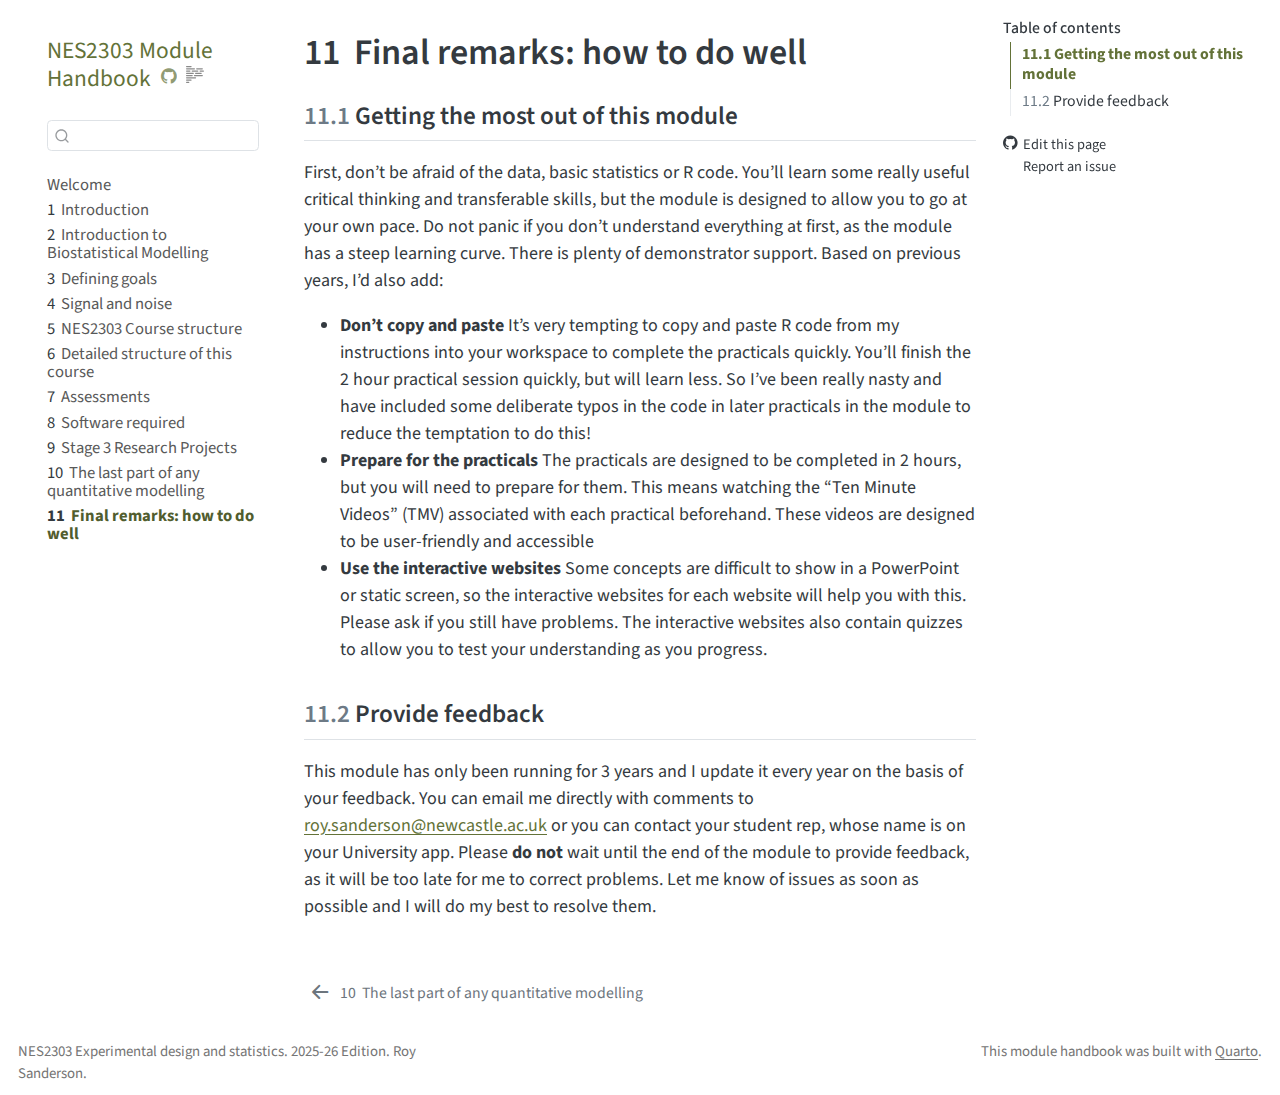
<file: docs/final_remarks.html>
<!DOCTYPE html>
<html xmlns="http://www.w3.org/1999/xhtml" lang="en" xml:lang="en"><head>

<meta charset="utf-8">
<meta name="generator" content="quarto-1.6.40">

<meta name="viewport" content="width=device-width, initial-scale=1.0, user-scalable=yes">


<title>11&nbsp; Final remarks: how to do well – NES2303 Module Handbook</title>
<style>
code{white-space: pre-wrap;}
span.smallcaps{font-variant: small-caps;}
div.columns{display: flex; gap: min(4vw, 1.5em);}
div.column{flex: auto; overflow-x: auto;}
div.hanging-indent{margin-left: 1.5em; text-indent: -1.5em;}
ul.task-list{list-style: none;}
ul.task-list li input[type="checkbox"] {
  width: 0.8em;
  margin: 0 0.8em 0.2em -1em; /* quarto-specific, see https://github.com/quarto-dev/quarto-cli/issues/4556 */ 
  vertical-align: middle;
}
</style>


<script src="site_libs/quarto-nav/quarto-nav.js"></script>
<script src="site_libs/quarto-nav/headroom.min.js"></script>
<script src="site_libs/clipboard/clipboard.min.js"></script>
<script src="site_libs/quarto-search/autocomplete.umd.js"></script>
<script src="site_libs/quarto-search/fuse.min.js"></script>
<script src="site_libs/quarto-search/quarto-search.js"></script>
<meta name="quarto:offset" content="./">
<link href="./reports.html" rel="prev">
<link href="./cover.jpg" rel="icon" type="image/jpeg">
<script src="site_libs/quarto-html/quarto.js"></script>
<script src="site_libs/quarto-html/popper.min.js"></script>
<script src="site_libs/quarto-html/tippy.umd.min.js"></script>
<script src="site_libs/quarto-html/anchor.min.js"></script>
<link href="site_libs/quarto-html/tippy.css" rel="stylesheet">
<link href="site_libs/quarto-html/quarto-syntax-highlighting-549806ee2085284f45b00abea8c6df48.css" rel="stylesheet" id="quarto-text-highlighting-styles">
<script src="site_libs/bootstrap/bootstrap.min.js"></script>
<link href="site_libs/bootstrap/bootstrap-icons.css" rel="stylesheet">
<link href="site_libs/bootstrap/bootstrap-edcf764b4c6861f018908e5f74427b2f.min.css" rel="stylesheet" append-hash="true" id="quarto-bootstrap" data-mode="light">
<script id="quarto-search-options" type="application/json">{
  "location": "sidebar",
  "copy-button": false,
  "collapse-after": 3,
  "panel-placement": "start",
  "type": "textbox",
  "limit": 50,
  "keyboard-shortcut": [
    "f",
    "/",
    "s"
  ],
  "show-item-context": false,
  "language": {
    "search-no-results-text": "No results",
    "search-matching-documents-text": "matching documents",
    "search-copy-link-title": "Copy link to search",
    "search-hide-matches-text": "Hide additional matches",
    "search-more-match-text": "more match in this document",
    "search-more-matches-text": "more matches in this document",
    "search-clear-button-title": "Clear",
    "search-text-placeholder": "",
    "search-detached-cancel-button-title": "Cancel",
    "search-submit-button-title": "Submit",
    "search-label": "Search"
  }
}</script>


</head>

<body class="nav-sidebar floating">

<div id="quarto-search-results"></div>
  <header id="quarto-header" class="headroom fixed-top">
  <nav class="quarto-secondary-nav">
    <div class="container-fluid d-flex">
      <button type="button" class="quarto-btn-toggle btn" data-bs-toggle="collapse" role="button" data-bs-target=".quarto-sidebar-collapse-item" aria-controls="quarto-sidebar" aria-expanded="false" aria-label="Toggle sidebar navigation" onclick="if (window.quartoToggleHeadroom) { window.quartoToggleHeadroom(); }">
        <i class="bi bi-layout-text-sidebar-reverse"></i>
      </button>
        <nav class="quarto-page-breadcrumbs" aria-label="breadcrumb"><ol class="breadcrumb"><li class="breadcrumb-item"><a href="./final_remarks.html"><span class="chapter-number">11</span>&nbsp; <span class="chapter-title">Final remarks: how to do well</span></a></li></ol></nav>
        <a class="flex-grow-1" role="navigation" data-bs-toggle="collapse" data-bs-target=".quarto-sidebar-collapse-item" aria-controls="quarto-sidebar" aria-expanded="false" aria-label="Toggle sidebar navigation" onclick="if (window.quartoToggleHeadroom) { window.quartoToggleHeadroom(); }">      
        </a>
      <button type="button" class="btn quarto-search-button" aria-label="Search" onclick="window.quartoOpenSearch();">
        <i class="bi bi-search"></i>
      </button>
    </div>
  </nav>
</header>
<!-- content -->
<div id="quarto-content" class="quarto-container page-columns page-rows-contents page-layout-article">
<!-- sidebar -->
  <nav id="quarto-sidebar" class="sidebar collapse collapse-horizontal quarto-sidebar-collapse-item sidebar-navigation floating overflow-auto">
    <div class="pt-lg-2 mt-2 text-left sidebar-header">
    <div class="sidebar-title mb-0 py-0">
      <a href="./">NES2303 Module Handbook</a> 
        <div class="sidebar-tools-main">
    <a href="https://github.com/rasanderson/NES2303-ModuleHandbook" title="Source Code" class="quarto-navigation-tool px-1" aria-label="Source Code"><i class="bi bi-github"></i></a>
  <a href="" class="quarto-reader-toggle quarto-navigation-tool px-1" onclick="window.quartoToggleReader(); return false;" title="Toggle reader mode">
  <div class="quarto-reader-toggle-btn">
  <i class="bi"></i>
  </div>
</a>
</div>
    </div>
      </div>
        <div class="mt-2 flex-shrink-0 align-items-center">
        <div class="sidebar-search">
        <div id="quarto-search" class="" title="Search"></div>
        </div>
        </div>
    <div class="sidebar-menu-container"> 
    <ul class="list-unstyled mt-1">
        <li class="sidebar-item">
  <div class="sidebar-item-container"> 
  <a href="./index.html" class="sidebar-item-text sidebar-link">
 <span class="menu-text">Welcome</span></a>
  </div>
</li>
        <li class="sidebar-item">
  <div class="sidebar-item-container"> 
  <a href="./intro.html" class="sidebar-item-text sidebar-link">
 <span class="menu-text"><span class="chapter-number">1</span>&nbsp; <span class="chapter-title">Introduction</span></span></a>
  </div>
</li>
        <li class="sidebar-item">
  <div class="sidebar-item-container"> 
  <a href="./biomod.html" class="sidebar-item-text sidebar-link">
 <span class="menu-text"><span class="chapter-number">2</span>&nbsp; <span class="chapter-title">Introduction to Biostatistical Modelling</span></span></a>
  </div>
</li>
        <li class="sidebar-item">
  <div class="sidebar-item-container"> 
  <a href="./goals.html" class="sidebar-item-text sidebar-link">
 <span class="menu-text"><span class="chapter-number">3</span>&nbsp; <span class="chapter-title">Defining goals</span></span></a>
  </div>
</li>
        <li class="sidebar-item">
  <div class="sidebar-item-container"> 
  <a href="./signal_noise.html" class="sidebar-item-text sidebar-link">
 <span class="menu-text"><span class="chapter-number">4</span>&nbsp; <span class="chapter-title">Signal and noise</span></span></a>
  </div>
</li>
        <li class="sidebar-item">
  <div class="sidebar-item-container"> 
  <a href="./structure.html" class="sidebar-item-text sidebar-link">
 <span class="menu-text"><span class="chapter-number">5</span>&nbsp; <span class="chapter-title">NES2303 Course structure</span></span></a>
  </div>
</li>
        <li class="sidebar-item">
  <div class="sidebar-item-container"> 
  <a href="./weekly.html" class="sidebar-item-text sidebar-link">
 <span class="menu-text"><span class="chapter-number">6</span>&nbsp; <span class="chapter-title">Detailed structure of this course</span></span></a>
  </div>
</li>
        <li class="sidebar-item">
  <div class="sidebar-item-container"> 
  <a href="./assessments.html" class="sidebar-item-text sidebar-link">
 <span class="menu-text"><span class="chapter-number">7</span>&nbsp; <span class="chapter-title">Assessments</span></span></a>
  </div>
</li>
        <li class="sidebar-item">
  <div class="sidebar-item-container"> 
  <a href="./software.html" class="sidebar-item-text sidebar-link">
 <span class="menu-text"><span class="chapter-number">8</span>&nbsp; <span class="chapter-title">Software required</span></span></a>
  </div>
</li>
        <li class="sidebar-item">
  <div class="sidebar-item-container"> 
  <a href="./stage3.html" class="sidebar-item-text sidebar-link">
 <span class="menu-text"><span class="chapter-number">9</span>&nbsp; <span class="chapter-title">Stage 3 Research Projects</span></span></a>
  </div>
</li>
        <li class="sidebar-item">
  <div class="sidebar-item-container"> 
  <a href="./reports.html" class="sidebar-item-text sidebar-link">
 <span class="menu-text"><span class="chapter-number">10</span>&nbsp; <span class="chapter-title">The last part of any quantitative modelling</span></span></a>
  </div>
</li>
        <li class="sidebar-item">
  <div class="sidebar-item-container"> 
  <a href="./final_remarks.html" class="sidebar-item-text sidebar-link active">
 <span class="menu-text"><span class="chapter-number">11</span>&nbsp; <span class="chapter-title">Final remarks: how to do well</span></span></a>
  </div>
</li>
    </ul>
    </div>
</nav>
<div id="quarto-sidebar-glass" class="quarto-sidebar-collapse-item" data-bs-toggle="collapse" data-bs-target=".quarto-sidebar-collapse-item"></div>
<!-- margin-sidebar -->
    <div id="quarto-margin-sidebar" class="sidebar margin-sidebar">
        <nav id="TOC" role="doc-toc" class="toc-active">
    <h2 id="toc-title">Table of contents</h2>
   
  <ul>
  <li><a href="#getting-the-most-out-of-this-module" id="toc-getting-the-most-out-of-this-module" class="nav-link active" data-scroll-target="#getting-the-most-out-of-this-module"><span class="header-section-number">11.1</span> Getting the most out of this module</a></li>
  <li><a href="#provide-feedback" id="toc-provide-feedback" class="nav-link" data-scroll-target="#provide-feedback"><span class="header-section-number">11.2</span> Provide feedback</a></li>
  </ul>
<div class="toc-actions"><ul><li><a href="https://github.com/rasanderson/NES2303-ModuleHandbook/edit/main/final_remarks.qmd" class="toc-action"><i class="bi bi-github"></i>Edit this page</a></li><li><a href="https://github.com/rasanderson/NES2303-ModuleHandbook/issues/new" class="toc-action"><i class="bi empty"></i>Report an issue</a></li></ul></div></nav>
    </div>
<!-- main -->
<main class="content" id="quarto-document-content">

<header id="title-block-header" class="quarto-title-block default">
<div class="quarto-title">
<h1 class="title"><span class="chapter-number">11</span>&nbsp; <span class="chapter-title">Final remarks: how to do well</span></h1>
</div>



<div class="quarto-title-meta">

    
  
    
  </div>
  


</header>


<section id="getting-the-most-out-of-this-module" class="level2" data-number="11.1">
<h2 data-number="11.1" class="anchored" data-anchor-id="getting-the-most-out-of-this-module"><span class="header-section-number">11.1</span> Getting the most out of this module</h2>
<p>First, don’t be afraid of the data, basic statistics or R code. You’ll learn some really useful critical thinking and transferable skills, but the module is designed to allow you to go at your own pace. Do not panic if you don’t understand everything at first, as the module has a steep learning curve. There is plenty of demonstrator support. Based on previous years, I’d also add:</p>
<ul>
<li><strong>Don’t copy and paste</strong> It’s very tempting to copy and paste R code from my instructions into your workspace to complete the practicals quickly. You’ll finish the 2 hour practical session quickly, but will learn less. So I’ve been really nasty and have included some deliberate typos in the code in later practicals in the module to reduce the temptation to do this!</li>
<li><strong>Prepare for the practicals</strong> The practicals are designed to be completed in 2 hours, but you will need to prepare for them. This means watching the “Ten Minute Videos” (TMV) associated with each practical beforehand. These videos are designed to be user-friendly and accessible</li>
<li><strong>Use the interactive websites</strong> Some concepts are difficult to show in a PowerPoint or static screen, so the interactive websites for each website will help you with this. Please ask if you still have problems. The interactive websites also contain quizzes to allow you to test your understanding as you progress.</li>
</ul>
</section>
<section id="provide-feedback" class="level2" data-number="11.2">
<h2 data-number="11.2" class="anchored" data-anchor-id="provide-feedback"><span class="header-section-number">11.2</span> Provide feedback</h2>
<p>This module has only been running for 3 years and I update it every year on the basis of your feedback. You can email me directly with comments to <a href="mailto:roy.sanderson@newcastle.ac.uk">roy.sanderson@newcastle.ac.uk</a> or you can contact your student rep, whose name is on your University app. Please <strong>do not</strong> wait until the end of the module to provide feedback, as it will be too late for me to correct problems. Let me know of issues as soon as possible and I will do my best to resolve them.</p>


</section>

</main> <!-- /main -->
<script id="quarto-html-after-body" type="application/javascript">
window.document.addEventListener("DOMContentLoaded", function (event) {
  const toggleBodyColorMode = (bsSheetEl) => {
    const mode = bsSheetEl.getAttribute("data-mode");
    const bodyEl = window.document.querySelector("body");
    if (mode === "dark") {
      bodyEl.classList.add("quarto-dark");
      bodyEl.classList.remove("quarto-light");
    } else {
      bodyEl.classList.add("quarto-light");
      bodyEl.classList.remove("quarto-dark");
    }
  }
  const toggleBodyColorPrimary = () => {
    const bsSheetEl = window.document.querySelector("link#quarto-bootstrap");
    if (bsSheetEl) {
      toggleBodyColorMode(bsSheetEl);
    }
  }
  toggleBodyColorPrimary();  
  const icon = "";
  const anchorJS = new window.AnchorJS();
  anchorJS.options = {
    placement: 'right',
    icon: icon
  };
  anchorJS.add('.anchored');
  const isCodeAnnotation = (el) => {
    for (const clz of el.classList) {
      if (clz.startsWith('code-annotation-')) {                     
        return true;
      }
    }
    return false;
  }
  const onCopySuccess = function(e) {
    // button target
    const button = e.trigger;
    // don't keep focus
    button.blur();
    // flash "checked"
    button.classList.add('code-copy-button-checked');
    var currentTitle = button.getAttribute("title");
    button.setAttribute("title", "Copied!");
    let tooltip;
    if (window.bootstrap) {
      button.setAttribute("data-bs-toggle", "tooltip");
      button.setAttribute("data-bs-placement", "left");
      button.setAttribute("data-bs-title", "Copied!");
      tooltip = new bootstrap.Tooltip(button, 
        { trigger: "manual", 
          customClass: "code-copy-button-tooltip",
          offset: [0, -8]});
      tooltip.show();    
    }
    setTimeout(function() {
      if (tooltip) {
        tooltip.hide();
        button.removeAttribute("data-bs-title");
        button.removeAttribute("data-bs-toggle");
        button.removeAttribute("data-bs-placement");
      }
      button.setAttribute("title", currentTitle);
      button.classList.remove('code-copy-button-checked');
    }, 1000);
    // clear code selection
    e.clearSelection();
  }
  const getTextToCopy = function(trigger) {
      const codeEl = trigger.previousElementSibling.cloneNode(true);
      for (const childEl of codeEl.children) {
        if (isCodeAnnotation(childEl)) {
          childEl.remove();
        }
      }
      return codeEl.innerText;
  }
  const clipboard = new window.ClipboardJS('.code-copy-button:not([data-in-quarto-modal])', {
    text: getTextToCopy
  });
  clipboard.on('success', onCopySuccess);
  if (window.document.getElementById('quarto-embedded-source-code-modal')) {
    const clipboardModal = new window.ClipboardJS('.code-copy-button[data-in-quarto-modal]', {
      text: getTextToCopy,
      container: window.document.getElementById('quarto-embedded-source-code-modal')
    });
    clipboardModal.on('success', onCopySuccess);
  }
    var localhostRegex = new RegExp(/^(?:http|https):\/\/localhost\:?[0-9]*\//);
    var mailtoRegex = new RegExp(/^mailto:/);
      var filterRegex = new RegExp("https:\/\/ncl\.instructure\.com\/courses\/67972");
    var isInternal = (href) => {
        return filterRegex.test(href) || localhostRegex.test(href) || mailtoRegex.test(href);
    }
    // Inspect non-navigation links and adorn them if external
 	var links = window.document.querySelectorAll('a[href]:not(.nav-link):not(.navbar-brand):not(.toc-action):not(.sidebar-link):not(.sidebar-item-toggle):not(.pagination-link):not(.no-external):not([aria-hidden]):not(.dropdown-item):not(.quarto-navigation-tool):not(.about-link)');
    for (var i=0; i<links.length; i++) {
      const link = links[i];
      if (!isInternal(link.href)) {
        // undo the damage that might have been done by quarto-nav.js in the case of
        // links that we want to consider external
        if (link.dataset.originalHref !== undefined) {
          link.href = link.dataset.originalHref;
        }
      }
    }
  function tippyHover(el, contentFn, onTriggerFn, onUntriggerFn) {
    const config = {
      allowHTML: true,
      maxWidth: 500,
      delay: 100,
      arrow: false,
      appendTo: function(el) {
          return el.parentElement;
      },
      interactive: true,
      interactiveBorder: 10,
      theme: 'quarto',
      placement: 'bottom-start',
    };
    if (contentFn) {
      config.content = contentFn;
    }
    if (onTriggerFn) {
      config.onTrigger = onTriggerFn;
    }
    if (onUntriggerFn) {
      config.onUntrigger = onUntriggerFn;
    }
    window.tippy(el, config); 
  }
  const noterefs = window.document.querySelectorAll('a[role="doc-noteref"]');
  for (var i=0; i<noterefs.length; i++) {
    const ref = noterefs[i];
    tippyHover(ref, function() {
      // use id or data attribute instead here
      let href = ref.getAttribute('data-footnote-href') || ref.getAttribute('href');
      try { href = new URL(href).hash; } catch {}
      const id = href.replace(/^#\/?/, "");
      const note = window.document.getElementById(id);
      if (note) {
        return note.innerHTML;
      } else {
        return "";
      }
    });
  }
  const xrefs = window.document.querySelectorAll('a.quarto-xref');
  const processXRef = (id, note) => {
    // Strip column container classes
    const stripColumnClz = (el) => {
      el.classList.remove("page-full", "page-columns");
      if (el.children) {
        for (const child of el.children) {
          stripColumnClz(child);
        }
      }
    }
    stripColumnClz(note)
    if (id === null || id.startsWith('sec-')) {
      // Special case sections, only their first couple elements
      const container = document.createElement("div");
      if (note.children && note.children.length > 2) {
        container.appendChild(note.children[0].cloneNode(true));
        for (let i = 1; i < note.children.length; i++) {
          const child = note.children[i];
          if (child.tagName === "P" && child.innerText === "") {
            continue;
          } else {
            container.appendChild(child.cloneNode(true));
            break;
          }
        }
        if (window.Quarto?.typesetMath) {
          window.Quarto.typesetMath(container);
        }
        return container.innerHTML
      } else {
        if (window.Quarto?.typesetMath) {
          window.Quarto.typesetMath(note);
        }
        return note.innerHTML;
      }
    } else {
      // Remove any anchor links if they are present
      const anchorLink = note.querySelector('a.anchorjs-link');
      if (anchorLink) {
        anchorLink.remove();
      }
      if (window.Quarto?.typesetMath) {
        window.Quarto.typesetMath(note);
      }
      if (note.classList.contains("callout")) {
        return note.outerHTML;
      } else {
        return note.innerHTML;
      }
    }
  }
  for (var i=0; i<xrefs.length; i++) {
    const xref = xrefs[i];
    tippyHover(xref, undefined, function(instance) {
      instance.disable();
      let url = xref.getAttribute('href');
      let hash = undefined; 
      if (url.startsWith('#')) {
        hash = url;
      } else {
        try { hash = new URL(url).hash; } catch {}
      }
      if (hash) {
        const id = hash.replace(/^#\/?/, "");
        const note = window.document.getElementById(id);
        if (note !== null) {
          try {
            const html = processXRef(id, note.cloneNode(true));
            instance.setContent(html);
          } finally {
            instance.enable();
            instance.show();
          }
        } else {
          // See if we can fetch this
          fetch(url.split('#')[0])
          .then(res => res.text())
          .then(html => {
            const parser = new DOMParser();
            const htmlDoc = parser.parseFromString(html, "text/html");
            const note = htmlDoc.getElementById(id);
            if (note !== null) {
              const html = processXRef(id, note);
              instance.setContent(html);
            } 
          }).finally(() => {
            instance.enable();
            instance.show();
          });
        }
      } else {
        // See if we can fetch a full url (with no hash to target)
        // This is a special case and we should probably do some content thinning / targeting
        fetch(url)
        .then(res => res.text())
        .then(html => {
          const parser = new DOMParser();
          const htmlDoc = parser.parseFromString(html, "text/html");
          const note = htmlDoc.querySelector('main.content');
          if (note !== null) {
            // This should only happen for chapter cross references
            // (since there is no id in the URL)
            // remove the first header
            if (note.children.length > 0 && note.children[0].tagName === "HEADER") {
              note.children[0].remove();
            }
            const html = processXRef(null, note);
            instance.setContent(html);
          } 
        }).finally(() => {
          instance.enable();
          instance.show();
        });
      }
    }, function(instance) {
    });
  }
      let selectedAnnoteEl;
      const selectorForAnnotation = ( cell, annotation) => {
        let cellAttr = 'data-code-cell="' + cell + '"';
        let lineAttr = 'data-code-annotation="' +  annotation + '"';
        const selector = 'span[' + cellAttr + '][' + lineAttr + ']';
        return selector;
      }
      const selectCodeLines = (annoteEl) => {
        const doc = window.document;
        const targetCell = annoteEl.getAttribute("data-target-cell");
        const targetAnnotation = annoteEl.getAttribute("data-target-annotation");
        const annoteSpan = window.document.querySelector(selectorForAnnotation(targetCell, targetAnnotation));
        const lines = annoteSpan.getAttribute("data-code-lines").split(",");
        const lineIds = lines.map((line) => {
          return targetCell + "-" + line;
        })
        let top = null;
        let height = null;
        let parent = null;
        if (lineIds.length > 0) {
            //compute the position of the single el (top and bottom and make a div)
            const el = window.document.getElementById(lineIds[0]);
            top = el.offsetTop;
            height = el.offsetHeight;
            parent = el.parentElement.parentElement;
          if (lineIds.length > 1) {
            const lastEl = window.document.getElementById(lineIds[lineIds.length - 1]);
            const bottom = lastEl.offsetTop + lastEl.offsetHeight;
            height = bottom - top;
          }
          if (top !== null && height !== null && parent !== null) {
            // cook up a div (if necessary) and position it 
            let div = window.document.getElementById("code-annotation-line-highlight");
            if (div === null) {
              div = window.document.createElement("div");
              div.setAttribute("id", "code-annotation-line-highlight");
              div.style.position = 'absolute';
              parent.appendChild(div);
            }
            div.style.top = top - 2 + "px";
            div.style.height = height + 4 + "px";
            div.style.left = 0;
            let gutterDiv = window.document.getElementById("code-annotation-line-highlight-gutter");
            if (gutterDiv === null) {
              gutterDiv = window.document.createElement("div");
              gutterDiv.setAttribute("id", "code-annotation-line-highlight-gutter");
              gutterDiv.style.position = 'absolute';
              const codeCell = window.document.getElementById(targetCell);
              const gutter = codeCell.querySelector('.code-annotation-gutter');
              gutter.appendChild(gutterDiv);
            }
            gutterDiv.style.top = top - 2 + "px";
            gutterDiv.style.height = height + 4 + "px";
          }
          selectedAnnoteEl = annoteEl;
        }
      };
      const unselectCodeLines = () => {
        const elementsIds = ["code-annotation-line-highlight", "code-annotation-line-highlight-gutter"];
        elementsIds.forEach((elId) => {
          const div = window.document.getElementById(elId);
          if (div) {
            div.remove();
          }
        });
        selectedAnnoteEl = undefined;
      };
        // Handle positioning of the toggle
    window.addEventListener(
      "resize",
      throttle(() => {
        elRect = undefined;
        if (selectedAnnoteEl) {
          selectCodeLines(selectedAnnoteEl);
        }
      }, 10)
    );
    function throttle(fn, ms) {
    let throttle = false;
    let timer;
      return (...args) => {
        if(!throttle) { // first call gets through
            fn.apply(this, args);
            throttle = true;
        } else { // all the others get throttled
            if(timer) clearTimeout(timer); // cancel #2
            timer = setTimeout(() => {
              fn.apply(this, args);
              timer = throttle = false;
            }, ms);
        }
      };
    }
      // Attach click handler to the DT
      const annoteDls = window.document.querySelectorAll('dt[data-target-cell]');
      for (const annoteDlNode of annoteDls) {
        annoteDlNode.addEventListener('click', (event) => {
          const clickedEl = event.target;
          if (clickedEl !== selectedAnnoteEl) {
            unselectCodeLines();
            const activeEl = window.document.querySelector('dt[data-target-cell].code-annotation-active');
            if (activeEl) {
              activeEl.classList.remove('code-annotation-active');
            }
            selectCodeLines(clickedEl);
            clickedEl.classList.add('code-annotation-active');
          } else {
            // Unselect the line
            unselectCodeLines();
            clickedEl.classList.remove('code-annotation-active');
          }
        });
      }
  const findCites = (el) => {
    const parentEl = el.parentElement;
    if (parentEl) {
      const cites = parentEl.dataset.cites;
      if (cites) {
        return {
          el,
          cites: cites.split(' ')
        };
      } else {
        return findCites(el.parentElement)
      }
    } else {
      return undefined;
    }
  };
  var bibliorefs = window.document.querySelectorAll('a[role="doc-biblioref"]');
  for (var i=0; i<bibliorefs.length; i++) {
    const ref = bibliorefs[i];
    const citeInfo = findCites(ref);
    if (citeInfo) {
      tippyHover(citeInfo.el, function() {
        var popup = window.document.createElement('div');
        citeInfo.cites.forEach(function(cite) {
          var citeDiv = window.document.createElement('div');
          citeDiv.classList.add('hanging-indent');
          citeDiv.classList.add('csl-entry');
          var biblioDiv = window.document.getElementById('ref-' + cite);
          if (biblioDiv) {
            citeDiv.innerHTML = biblioDiv.innerHTML;
          }
          popup.appendChild(citeDiv);
        });
        return popup.innerHTML;
      });
    }
  }
});
</script>
<nav class="page-navigation">
  <div class="nav-page nav-page-previous">
      <a href="./reports.html" class="pagination-link" aria-label="The last part of any quantitative modelling">
        <i class="bi bi-arrow-left-short"></i> <span class="nav-page-text"><span class="chapter-number">10</span>&nbsp; <span class="chapter-title">The last part of any quantitative modelling</span></span>
      </a>          
  </div>
  <div class="nav-page nav-page-next">
  </div>
</nav>
</div> <!-- /content -->
<footer class="footer">
  <div class="nav-footer">
    <div class="nav-footer-left">
<p>NES2303 Experimental design and statistics. 2025-26 Edition. Roy Sanderson.</p>
</div>   
    <div class="nav-footer-center">
      &nbsp;
    <div class="toc-actions d-sm-block d-md-none"><ul><li><a href="https://github.com/rasanderson/NES2303-ModuleHandbook/edit/main/final_remarks.qmd" class="toc-action"><i class="bi bi-github"></i>Edit this page</a></li><li><a href="https://github.com/rasanderson/NES2303-ModuleHandbook/issues/new" class="toc-action"><i class="bi empty"></i>Report an issue</a></li></ul></div></div>
    <div class="nav-footer-right">
<p>This module handbook was built with <a href="https://quarto.org/">Quarto</a>.</p>
</div>
  </div>
</footer>




</body></html>
</file>
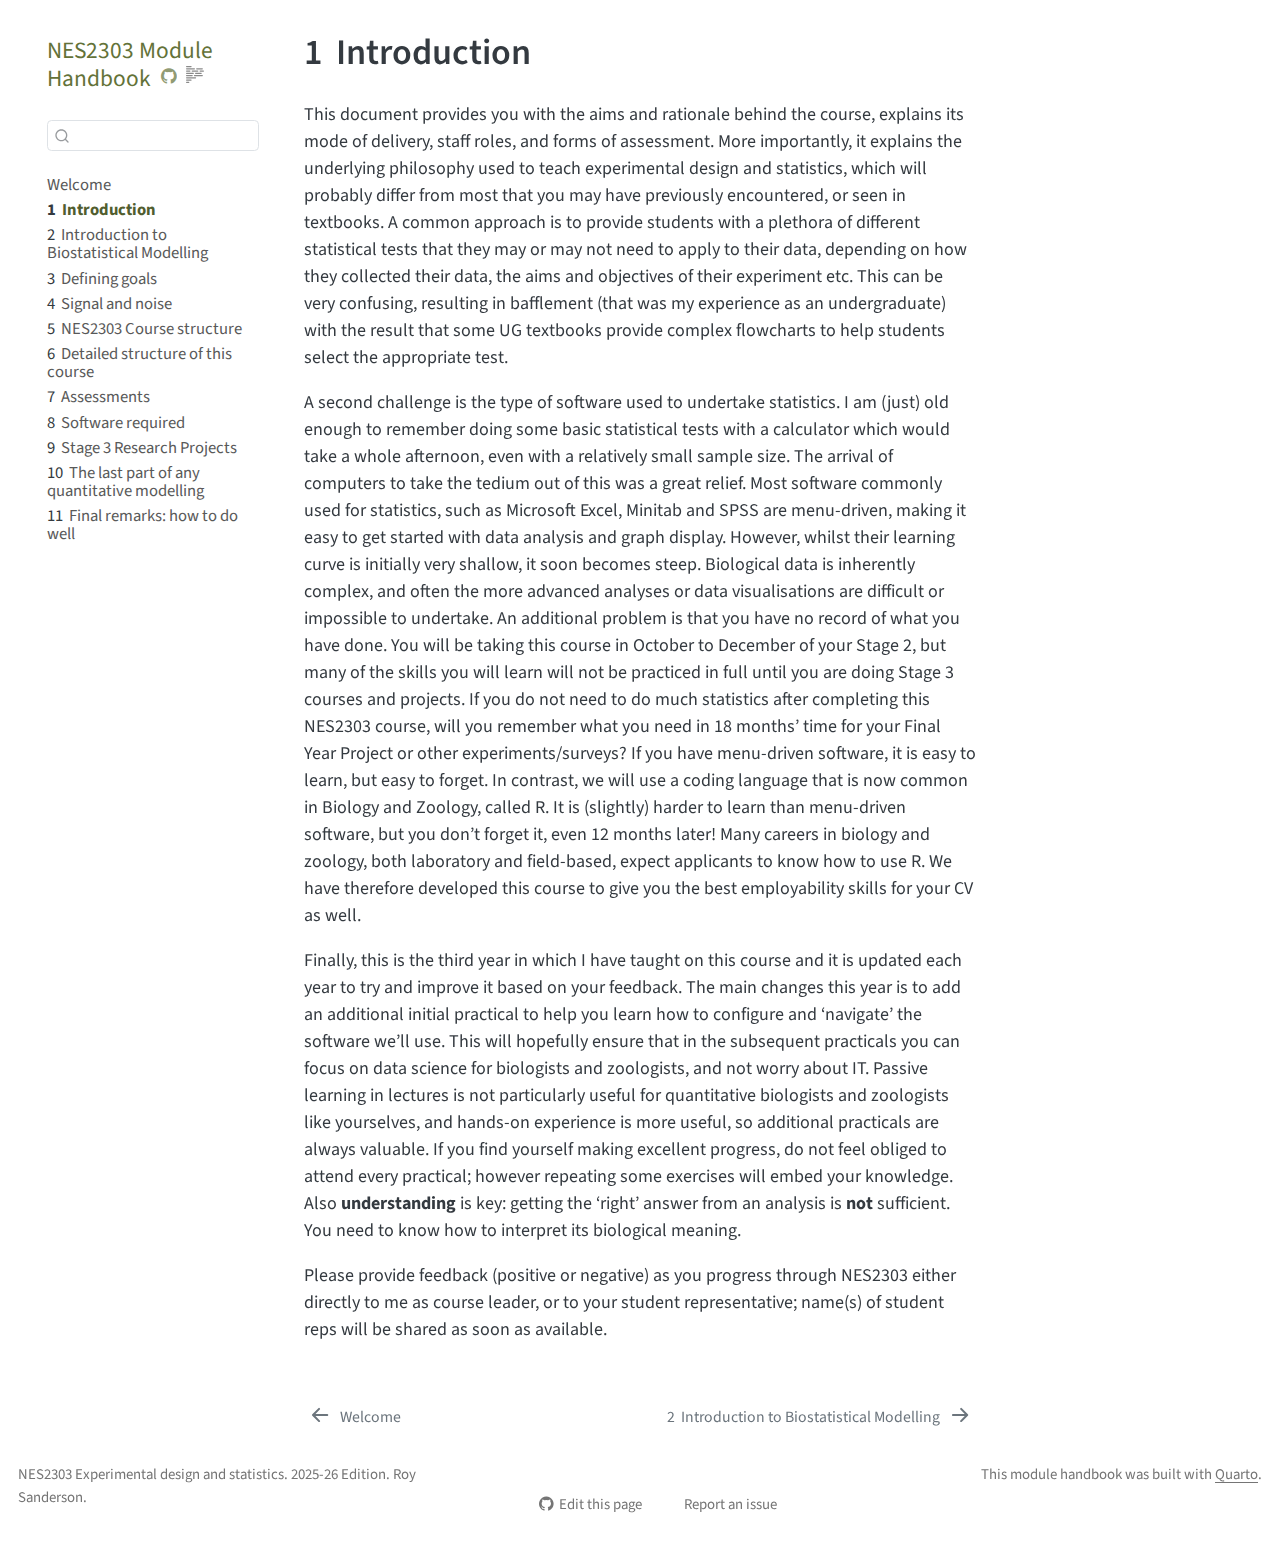
<file: docs/intro.html>
<!DOCTYPE html>
<html xmlns="http://www.w3.org/1999/xhtml" lang="en" xml:lang="en"><head>
<meta http-equiv="Content-Type" content="text/html; charset=UTF-8">
<meta charset="utf-8">
<meta name="generator" content="quarto-1.5.57">
<meta name="viewport" content="width=device-width, initial-scale=1.0, user-scalable=yes">
<title>1&nbsp; Introduction – NES2303 Module Handbook</title>
<style>
code{white-space: pre-wrap;}
span.smallcaps{font-variant: small-caps;}
div.columns{display: flex; gap: min(4vw, 1.5em);}
div.column{flex: auto; overflow-x: auto;}
div.hanging-indent{margin-left: 1.5em; text-indent: -1.5em;}
ul.task-list{list-style: none;}
ul.task-list li input[type="checkbox"] {
  width: 0.8em;
  margin: 0 0.8em 0.2em -1em; /* quarto-specific, see https://github.com/quarto-dev/quarto-cli/issues/4556 */ 
  vertical-align: middle;
}
</style>

<script src="site_libs/quarto-nav/quarto-nav.js"></script>
<script src="site_libs/quarto-nav/headroom.min.js"></script>
<script src="site_libs/clipboard/clipboard.min.js"></script>
<script src="site_libs/quarto-search/autocomplete.umd.js"></script>
<script src="site_libs/quarto-search/fuse.min.js"></script>
<script src="site_libs/quarto-search/quarto-search.js"></script>
<meta name="quarto:offset" content="./">
<link href="./biomod.html" rel="next">
<link href="./index.html" rel="prev">
<link href="./cover.png" rel="icon" type="image/png">
<script src="site_libs/quarto-html/quarto.js"></script>
<script src="site_libs/quarto-html/popper.min.js"></script>
<script src="site_libs/quarto-html/tippy.umd.min.js"></script>
<script src="site_libs/quarto-html/anchor.min.js"></script>
<link href="site_libs/quarto-html/tippy.css" rel="stylesheet">
<link href="site_libs/quarto-html/quarto-syntax-highlighting.css" rel="stylesheet" id="quarto-text-highlighting-styles">
<script src="site_libs/bootstrap/bootstrap.min.js"></script>
<link href="site_libs/bootstrap/bootstrap-icons.css" rel="stylesheet">
<link href="site_libs/bootstrap/bootstrap.min.css" rel="stylesheet" id="quarto-bootstrap" data-mode="light"><script id="quarto-search-options" type="application/json">{
  "location": "sidebar",
  "copy-button": false,
  "collapse-after": 3,
  "panel-placement": "start",
  "type": "textbox",
  "limit": 50,
  "keyboard-shortcut": [
    "f",
    "/",
    "s"
  ],
  "show-item-context": false,
  "language": {
    "search-no-results-text": "No results",
    "search-matching-documents-text": "matching documents",
    "search-copy-link-title": "Copy link to search",
    "search-hide-matches-text": "Hide additional matches",
    "search-more-match-text": "more match in this document",
    "search-more-matches-text": "more matches in this document",
    "search-clear-button-title": "Clear",
    "search-text-placeholder": "",
    "search-detached-cancel-button-title": "Cancel",
    "search-submit-button-title": "Submit",
    "search-label": "Search"
  }
}</script>
</head>
<body class="nav-sidebar floating">

<div id="quarto-search-results"></div>
  <header id="quarto-header" class="headroom fixed-top"><nav class="quarto-secondary-nav"><div class="container-fluid d-flex">
      <button type="button" class="quarto-btn-toggle btn" data-bs-toggle="collapse" role="button" data-bs-target=".quarto-sidebar-collapse-item" aria-controls="quarto-sidebar" aria-expanded="false" aria-label="Toggle sidebar navigation" onclick="if (window.quartoToggleHeadroom) { window.quartoToggleHeadroom(); }">
        <i class="bi bi-layout-text-sidebar-reverse"></i>
      </button>
        <nav class="quarto-page-breadcrumbs" aria-label="breadcrumb"><ol class="breadcrumb"><li class="breadcrumb-item"><a href="./intro.html"><span class="chapter-number">1</span>&nbsp; <span class="chapter-title">Introduction</span></a></li></ol></nav>
        <a class="flex-grow-1" role="navigation" data-bs-toggle="collapse" data-bs-target=".quarto-sidebar-collapse-item" aria-controls="quarto-sidebar" aria-expanded="false" aria-label="Toggle sidebar navigation" onclick="if (window.quartoToggleHeadroom) { window.quartoToggleHeadroom(); }">      
        </a>
      <button type="button" class="btn quarto-search-button" aria-label="Search" onclick="window.quartoOpenSearch();">
        <i class="bi bi-search"></i>
      </button>
    </div>
  </nav></header><!-- content --><div id="quarto-content" class="quarto-container page-columns page-rows-contents page-layout-article">
<!-- sidebar -->
  <nav id="quarto-sidebar" class="sidebar collapse collapse-horizontal quarto-sidebar-collapse-item sidebar-navigation floating overflow-auto"><div class="pt-lg-2 mt-2 text-left sidebar-header">
    <div class="sidebar-title mb-0 py-0">
      <a href="./">NES2303 Module Handbook</a> 
        <div class="sidebar-tools-main">
    <a href="https://github.com/rasanderson/NES2303-ModuleHandbook" title="Source Code" class="quarto-navigation-tool px-1" aria-label="Source Code"><i class="bi bi-github"></i></a>
  <a href="" class="quarto-reader-toggle quarto-navigation-tool px-1" onclick="window.quartoToggleReader(); return false;" title="Toggle reader mode">
  <div class="quarto-reader-toggle-btn">
  <i class="bi"></i>
  </div>
</a>
</div>
    </div>
      </div>
        <div class="mt-2 flex-shrink-0 align-items-center">
        <div class="sidebar-search">
        <div id="quarto-search" class="" title="Search"></div>
        </div>
        </div>
    <div class="sidebar-menu-container"> 
    <ul class="list-unstyled mt-1">
<li class="sidebar-item">
  <div class="sidebar-item-container"> 
  <a href="./index.html" class="sidebar-item-text sidebar-link">
 <span class="menu-text">Welcome</span></a>
  </div>
</li>
        <li class="sidebar-item">
  <div class="sidebar-item-container"> 
  <a href="./intro.html" class="sidebar-item-text sidebar-link active">
 <span class="menu-text"><span class="chapter-number">1</span>&nbsp; <span class="chapter-title">Introduction</span></span></a>
  </div>
</li>
        <li class="sidebar-item">
  <div class="sidebar-item-container"> 
  <a href="./biomod.html" class="sidebar-item-text sidebar-link">
 <span class="menu-text"><span class="chapter-number">2</span>&nbsp; <span class="chapter-title">Introduction to Biostatistical Modelling</span></span></a>
  </div>
</li>
        <li class="sidebar-item">
  <div class="sidebar-item-container"> 
  <a href="./goals.html" class="sidebar-item-text sidebar-link">
 <span class="menu-text"><span class="chapter-number">3</span>&nbsp; <span class="chapter-title">Defining goals</span></span></a>
  </div>
</li>
        <li class="sidebar-item">
  <div class="sidebar-item-container"> 
  <a href="./signal_noise.html" class="sidebar-item-text sidebar-link">
 <span class="menu-text"><span class="chapter-number">4</span>&nbsp; <span class="chapter-title">Signal and noise</span></span></a>
  </div>
</li>
        <li class="sidebar-item">
  <div class="sidebar-item-container"> 
  <a href="./structure.html" class="sidebar-item-text sidebar-link">
 <span class="menu-text"><span class="chapter-number">5</span>&nbsp; <span class="chapter-title">NES2303 Course structure</span></span></a>
  </div>
</li>
        <li class="sidebar-item">
  <div class="sidebar-item-container"> 
  <a href="./weekly.html" class="sidebar-item-text sidebar-link">
 <span class="menu-text"><span class="chapter-number">6</span>&nbsp; <span class="chapter-title">Detailed structure of this course</span></span></a>
  </div>
</li>
        <li class="sidebar-item">
  <div class="sidebar-item-container"> 
  <a href="./assessments.html" class="sidebar-item-text sidebar-link">
 <span class="menu-text"><span class="chapter-number">7</span>&nbsp; <span class="chapter-title">Assessments</span></span></a>
  </div>
</li>
        <li class="sidebar-item">
  <div class="sidebar-item-container"> 
  <a href="./software.html" class="sidebar-item-text sidebar-link">
 <span class="menu-text"><span class="chapter-number">8</span>&nbsp; <span class="chapter-title">Software required</span></span></a>
  </div>
</li>
        <li class="sidebar-item">
  <div class="sidebar-item-container"> 
  <a href="./stage3.html" class="sidebar-item-text sidebar-link">
 <span class="menu-text"><span class="chapter-number">9</span>&nbsp; <span class="chapter-title">Stage 3 Research Projects</span></span></a>
  </div>
</li>
        <li class="sidebar-item">
  <div class="sidebar-item-container"> 
  <a href="./reports.html" class="sidebar-item-text sidebar-link">
 <span class="menu-text"><span class="chapter-number">10</span>&nbsp; <span class="chapter-title">The last part of any quantitative modelling</span></span></a>
  </div>
</li>
        <li class="sidebar-item">
  <div class="sidebar-item-container"> 
  <a href="./final_remarks.html" class="sidebar-item-text sidebar-link">
 <span class="menu-text"><span class="chapter-number">11</span>&nbsp; <span class="chapter-title">Final remarks: how to do well</span></span></a>
  </div>
</li>
    </ul>
</div>
</nav><div id="quarto-sidebar-glass" class="quarto-sidebar-collapse-item" data-bs-toggle="collapse" data-bs-target=".quarto-sidebar-collapse-item"></div>
<!-- margin-sidebar -->
    <div id="quarto-margin-sidebar" class="sidebar margin-sidebar zindex-bottom">
        
    </div>
<!-- main -->
<main class="content" id="quarto-document-content"><header id="title-block-header" class="quarto-title-block default"><div class="quarto-title">
<h1 class="title">
<span class="chapter-number">1</span>&nbsp; <span class="chapter-title">Introduction</span>
</h1>
</div>



<div class="quarto-title-meta">

    
  
    
  </div>
  


</header><p>This document provides you with the aims and rationale behind the course, explains its mode of delivery, staff roles, and forms of assessment. More importantly, it explains the underlying philosophy used to teach experimental design and statistics, which will probably differ from most that you may have previously encountered, or seen in textbooks. A common approach is to provide students with a plethora of different statistical tests that they may or may not need to apply to their data, depending on how they collected their data, the aims and objectives of their experiment etc. This can be very confusing, resulting in bafflement (that was my experience as an undergraduate) with the result that some UG textbooks provide complex flowcharts to help students select the appropriate test.</p>
<p>A second challenge is the type of software used to undertake statistics. I am (just) old enough to remember doing some basic statistical tests with a calculator which would take a whole afternoon, even with a relatively small sample size. The arrival of computers to take the tedium out of this was a great relief. Most software commonly used for statistics, such as Microsoft Excel, Minitab and SPSS are menu-driven, making it easy to get started with data analysis and graph display. However, whilst their learning curve is initially very shallow, it soon becomes steep. Biological data is inherently complex, and often the more advanced analyses or data visualisations are difficult or impossible to undertake. An additional problem is that you have no record of what you have done. You will be taking this course in October to December of your Stage 2, but many of the skills you will learn will not be practiced in full until you are doing Stage 3 courses and projects. If you do not need to do much statistics after completing this NES2303 course, will you remember what you need in 18 months’ time for your Final Year Project or other experiments/surveys? If you have menu-driven software, it is easy to learn, but easy to forget. In contrast, we will use a coding language that is now common in Biology and Zoology, called R. It is (slightly) harder to learn than menu-driven software, but you don’t forget it, even 12 months later! Many careers in biology and zoology, both laboratory and field-based, expect applicants to know how to use R. We have therefore developed this course to give you the best employability skills for your CV as well.</p>
<p>Finally, this is the third year in which I have taught on this course and it is updated each year to try and improve it based on your feedback. The main changes this year is to add an additional initial practical to help you learn how to configure and ‘navigate’ the software we’ll use. This will hopefully ensure that in the subsequent practicals you can focus on data science for biologists and zoologists, and not worry about IT. Passive learning in lectures is not particularly useful for quantitative biologists and zoologists like yourselves, and hands-on experience is more useful, so additional practicals are always valuable. If you find yourself making excellent progress, do not feel obliged to attend every practical; however repeating some exercises will embed your knowledge. Also <strong>understanding</strong> is key: getting the ‘right’ answer from an analysis is <strong>not</strong> sufficient. You need to know how to interpret its biological meaning.</p>
<p>Please provide feedback (positive or negative) as you progress through NES2303 either directly to me as course leader, or to your student representative; name(s) of student reps will be shared as soon as available.</p>



</main><!-- /main --><script id="quarto-html-after-body" type="application/javascript">
window.document.addEventListener("DOMContentLoaded", function (event) {
  const toggleBodyColorMode = (bsSheetEl) => {
    const mode = bsSheetEl.getAttribute("data-mode");
    const bodyEl = window.document.querySelector("body");
    if (mode === "dark") {
      bodyEl.classList.add("quarto-dark");
      bodyEl.classList.remove("quarto-light");
    } else {
      bodyEl.classList.add("quarto-light");
      bodyEl.classList.remove("quarto-dark");
    }
  }
  const toggleBodyColorPrimary = () => {
    const bsSheetEl = window.document.querySelector("link#quarto-bootstrap");
    if (bsSheetEl) {
      toggleBodyColorMode(bsSheetEl);
    }
  }
  toggleBodyColorPrimary();  
  const icon = "";
  const anchorJS = new window.AnchorJS();
  anchorJS.options = {
    placement: 'right',
    icon: icon
  };
  anchorJS.add('.anchored');
  const isCodeAnnotation = (el) => {
    for (const clz of el.classList) {
      if (clz.startsWith('code-annotation-')) {                     
        return true;
      }
    }
    return false;
  }
  const onCopySuccess = function(e) {
    // button target
    const button = e.trigger;
    // don't keep focus
    button.blur();
    // flash "checked"
    button.classList.add('code-copy-button-checked');
    var currentTitle = button.getAttribute("title");
    button.setAttribute("title", "Copied!");
    let tooltip;
    if (window.bootstrap) {
      button.setAttribute("data-bs-toggle", "tooltip");
      button.setAttribute("data-bs-placement", "left");
      button.setAttribute("data-bs-title", "Copied!");
      tooltip = new bootstrap.Tooltip(button, 
        { trigger: "manual", 
          customClass: "code-copy-button-tooltip",
          offset: [0, -8]});
      tooltip.show();    
    }
    setTimeout(function() {
      if (tooltip) {
        tooltip.hide();
        button.removeAttribute("data-bs-title");
        button.removeAttribute("data-bs-toggle");
        button.removeAttribute("data-bs-placement");
      }
      button.setAttribute("title", currentTitle);
      button.classList.remove('code-copy-button-checked');
    }, 1000);
    // clear code selection
    e.clearSelection();
  }
  const getTextToCopy = function(trigger) {
      const codeEl = trigger.previousElementSibling.cloneNode(true);
      for (const childEl of codeEl.children) {
        if (isCodeAnnotation(childEl)) {
          childEl.remove();
        }
      }
      return codeEl.innerText;
  }
  const clipboard = new window.ClipboardJS('.code-copy-button:not([data-in-quarto-modal])', {
    text: getTextToCopy
  });
  clipboard.on('success', onCopySuccess);
  if (window.document.getElementById('quarto-embedded-source-code-modal')) {
    // For code content inside modals, clipBoardJS needs to be initialized with a container option
    // TODO: Check when it could be a function (https://github.com/zenorocha/clipboard.js/issues/860)
    const clipboardModal = new window.ClipboardJS('.code-copy-button[data-in-quarto-modal]', {
      text: getTextToCopy,
      container: window.document.getElementById('quarto-embedded-source-code-modal')
    });
    clipboardModal.on('success', onCopySuccess);
  }
    var localhostRegex = new RegExp(/^(?:http|https):\/\/localhost\:?[0-9]*\//);
    var mailtoRegex = new RegExp(/^mailto:/);
      var filterRegex = new RegExp("https:\/\/ncl\.instructure\.com\/courses\/67972");
    var isInternal = (href) => {
        return filterRegex.test(href) || localhostRegex.test(href) || mailtoRegex.test(href);
    }
    // Inspect non-navigation links and adorn them if external
 	var links = window.document.querySelectorAll('a[href]:not(.nav-link):not(.navbar-brand):not(.toc-action):not(.sidebar-link):not(.sidebar-item-toggle):not(.pagination-link):not(.no-external):not([aria-hidden]):not(.dropdown-item):not(.quarto-navigation-tool):not(.about-link)');
    for (var i=0; i<links.length; i++) {
      const link = links[i];
      if (!isInternal(link.href)) {
        // undo the damage that might have been done by quarto-nav.js in the case of
        // links that we want to consider external
        if (link.dataset.originalHref !== undefined) {
          link.href = link.dataset.originalHref;
        }
      }
    }
  function tippyHover(el, contentFn, onTriggerFn, onUntriggerFn) {
    const config = {
      allowHTML: true,
      maxWidth: 500,
      delay: 100,
      arrow: false,
      appendTo: function(el) {
          return el.parentElement;
      },
      interactive: true,
      interactiveBorder: 10,
      theme: 'quarto',
      placement: 'bottom-start',
    };
    if (contentFn) {
      config.content = contentFn;
    }
    if (onTriggerFn) {
      config.onTrigger = onTriggerFn;
    }
    if (onUntriggerFn) {
      config.onUntrigger = onUntriggerFn;
    }
    window.tippy(el, config); 
  }
  const noterefs = window.document.querySelectorAll('a[role="doc-noteref"]');
  for (var i=0; i<noterefs.length; i++) {
    const ref = noterefs[i];
    tippyHover(ref, function() {
      // use id or data attribute instead here
      let href = ref.getAttribute('data-footnote-href') || ref.getAttribute('href');
      try { href = new URL(href).hash; } catch {}
      const id = href.replace(/^#\/?/, "");
      const note = window.document.getElementById(id);
      if (note) {
        return note.innerHTML;
      } else {
        return "";
      }
    });
  }
  const xrefs = window.document.querySelectorAll('a.quarto-xref');
  const processXRef = (id, note) => {
    // Strip column container classes
    const stripColumnClz = (el) => {
      el.classList.remove("page-full", "page-columns");
      if (el.children) {
        for (const child of el.children) {
          stripColumnClz(child);
        }
      }
    }
    stripColumnClz(note)
    if (id === null || id.startsWith('sec-')) {
      // Special case sections, only their first couple elements
      const container = document.createElement("div");
      if (note.children && note.children.length > 2) {
        container.appendChild(note.children[0].cloneNode(true));
        for (let i = 1; i < note.children.length; i++) {
          const child = note.children[i];
          if (child.tagName === "P" && child.innerText === "") {
            continue;
          } else {
            container.appendChild(child.cloneNode(true));
            break;
          }
        }
        if (window.Quarto?.typesetMath) {
          window.Quarto.typesetMath(container);
        }
        return container.innerHTML
      } else {
        if (window.Quarto?.typesetMath) {
          window.Quarto.typesetMath(note);
        }
        return note.innerHTML;
      }
    } else {
      // Remove any anchor links if they are present
      const anchorLink = note.querySelector('a.anchorjs-link');
      if (anchorLink) {
        anchorLink.remove();
      }
      if (window.Quarto?.typesetMath) {
        window.Quarto.typesetMath(note);
      }
      // TODO in 1.5, we should make sure this works without a callout special case
      if (note.classList.contains("callout")) {
        return note.outerHTML;
      } else {
        return note.innerHTML;
      }
    }
  }
  for (var i=0; i<xrefs.length; i++) {
    const xref = xrefs[i];
    tippyHover(xref, undefined, function(instance) {
      instance.disable();
      let url = xref.getAttribute('href');
      let hash = undefined; 
      if (url.startsWith('#')) {
        hash = url;
      } else {
        try { hash = new URL(url).hash; } catch {}
      }
      if (hash) {
        const id = hash.replace(/^#\/?/, "");
        const note = window.document.getElementById(id);
        if (note !== null) {
          try {
            const html = processXRef(id, note.cloneNode(true));
            instance.setContent(html);
          } finally {
            instance.enable();
            instance.show();
          }
        } else {
          // See if we can fetch this
          fetch(url.split('#')[0])
          .then(res => res.text())
          .then(html => {
            const parser = new DOMParser();
            const htmlDoc = parser.parseFromString(html, "text/html");
            const note = htmlDoc.getElementById(id);
            if (note !== null) {
              const html = processXRef(id, note);
              instance.setContent(html);
            } 
          }).finally(() => {
            instance.enable();
            instance.show();
          });
        }
      } else {
        // See if we can fetch a full url (with no hash to target)
        // This is a special case and we should probably do some content thinning / targeting
        fetch(url)
        .then(res => res.text())
        .then(html => {
          const parser = new DOMParser();
          const htmlDoc = parser.parseFromString(html, "text/html");
          const note = htmlDoc.querySelector('main.content');
          if (note !== null) {
            // This should only happen for chapter cross references
            // (since there is no id in the URL)
            // remove the first header
            if (note.children.length > 0 && note.children[0].tagName === "HEADER") {
              note.children[0].remove();
            }
            const html = processXRef(null, note);
            instance.setContent(html);
          } 
        }).finally(() => {
          instance.enable();
          instance.show();
        });
      }
    }, function(instance) {
    });
  }
      let selectedAnnoteEl;
      const selectorForAnnotation = ( cell, annotation) => {
        let cellAttr = 'data-code-cell="' + cell + '"';
        let lineAttr = 'data-code-annotation="' +  annotation + '"';
        const selector = 'span[' + cellAttr + '][' + lineAttr + ']';
        return selector;
      }
      const selectCodeLines = (annoteEl) => {
        const doc = window.document;
        const targetCell = annoteEl.getAttribute("data-target-cell");
        const targetAnnotation = annoteEl.getAttribute("data-target-annotation");
        const annoteSpan = window.document.querySelector(selectorForAnnotation(targetCell, targetAnnotation));
        const lines = annoteSpan.getAttribute("data-code-lines").split(",");
        const lineIds = lines.map((line) => {
          return targetCell + "-" + line;
        })
        let top = null;
        let height = null;
        let parent = null;
        if (lineIds.length > 0) {
            //compute the position of the single el (top and bottom and make a div)
            const el = window.document.getElementById(lineIds[0]);
            top = el.offsetTop;
            height = el.offsetHeight;
            parent = el.parentElement.parentElement;
          if (lineIds.length > 1) {
            const lastEl = window.document.getElementById(lineIds[lineIds.length - 1]);
            const bottom = lastEl.offsetTop + lastEl.offsetHeight;
            height = bottom - top;
          }
          if (top !== null && height !== null && parent !== null) {
            // cook up a div (if necessary) and position it 
            let div = window.document.getElementById("code-annotation-line-highlight");
            if (div === null) {
              div = window.document.createElement("div");
              div.setAttribute("id", "code-annotation-line-highlight");
              div.style.position = 'absolute';
              parent.appendChild(div);
            }
            div.style.top = top - 2 + "px";
            div.style.height = height + 4 + "px";
            div.style.left = 0;
            let gutterDiv = window.document.getElementById("code-annotation-line-highlight-gutter");
            if (gutterDiv === null) {
              gutterDiv = window.document.createElement("div");
              gutterDiv.setAttribute("id", "code-annotation-line-highlight-gutter");
              gutterDiv.style.position = 'absolute';
              const codeCell = window.document.getElementById(targetCell);
              const gutter = codeCell.querySelector('.code-annotation-gutter');
              gutter.appendChild(gutterDiv);
            }
            gutterDiv.style.top = top - 2 + "px";
            gutterDiv.style.height = height + 4 + "px";
          }
          selectedAnnoteEl = annoteEl;
        }
      };
      const unselectCodeLines = () => {
        const elementsIds = ["code-annotation-line-highlight", "code-annotation-line-highlight-gutter"];
        elementsIds.forEach((elId) => {
          const div = window.document.getElementById(elId);
          if (div) {
            div.remove();
          }
        });
        selectedAnnoteEl = undefined;
      };
        // Handle positioning of the toggle
    window.addEventListener(
      "resize",
      throttle(() => {
        elRect = undefined;
        if (selectedAnnoteEl) {
          selectCodeLines(selectedAnnoteEl);
        }
      }, 10)
    );
    function throttle(fn, ms) {
    let throttle = false;
    let timer;
      return (...args) => {
        if(!throttle) { // first call gets through
            fn.apply(this, args);
            throttle = true;
        } else { // all the others get throttled
            if(timer) clearTimeout(timer); // cancel #2
            timer = setTimeout(() => {
              fn.apply(this, args);
              timer = throttle = false;
            }, ms);
        }
      };
    }
      // Attach click handler to the DT
      const annoteDls = window.document.querySelectorAll('dt[data-target-cell]');
      for (const annoteDlNode of annoteDls) {
        annoteDlNode.addEventListener('click', (event) => {
          const clickedEl = event.target;
          if (clickedEl !== selectedAnnoteEl) {
            unselectCodeLines();
            const activeEl = window.document.querySelector('dt[data-target-cell].code-annotation-active');
            if (activeEl) {
              activeEl.classList.remove('code-annotation-active');
            }
            selectCodeLines(clickedEl);
            clickedEl.classList.add('code-annotation-active');
          } else {
            // Unselect the line
            unselectCodeLines();
            clickedEl.classList.remove('code-annotation-active');
          }
        });
      }
  const findCites = (el) => {
    const parentEl = el.parentElement;
    if (parentEl) {
      const cites = parentEl.dataset.cites;
      if (cites) {
        return {
          el,
          cites: cites.split(' ')
        };
      } else {
        return findCites(el.parentElement)
      }
    } else {
      return undefined;
    }
  };
  var bibliorefs = window.document.querySelectorAll('a[role="doc-biblioref"]');
  for (var i=0; i<bibliorefs.length; i++) {
    const ref = bibliorefs[i];
    const citeInfo = findCites(ref);
    if (citeInfo) {
      tippyHover(citeInfo.el, function() {
        var popup = window.document.createElement('div');
        citeInfo.cites.forEach(function(cite) {
          var citeDiv = window.document.createElement('div');
          citeDiv.classList.add('hanging-indent');
          citeDiv.classList.add('csl-entry');
          var biblioDiv = window.document.getElementById('ref-' + cite);
          if (biblioDiv) {
            citeDiv.innerHTML = biblioDiv.innerHTML;
          }
          popup.appendChild(citeDiv);
        });
        return popup.innerHTML;
      });
    }
  }
});
</script><nav class="page-navigation"><div class="nav-page nav-page-previous">
      <a href="./index.html" class="pagination-link" aria-label="Welcome">
        <i class="bi bi-arrow-left-short"></i> <span class="nav-page-text">Welcome</span>
      </a>          
  </div>
  <div class="nav-page nav-page-next">
      <a href="./biomod.html" class="pagination-link" aria-label="Introduction to Biostatistical Modelling">
        <span class="nav-page-text"><span class="chapter-number">2</span>&nbsp; <span class="chapter-title">Introduction to Biostatistical Modelling</span></span> <i class="bi bi-arrow-right-short"></i>
      </a>
  </div>
</nav>
</div> <!-- /content -->
<footer class="footer"><div class="nav-footer">
    <div class="nav-footer-left">
<p>NES2303 Experimental design and statistics. 2025-26 Edition. Roy Sanderson.</p>
</div>   
    <div class="nav-footer-center">
      &nbsp;
    <div class="toc-actions"><ul><li><a href="https://github.com/rasanderson/NES2303-ModuleHandbook/edit/main/intro.qmd" class="toc-action"><i class="bi bi-github"></i>Edit this page</a></li><li><a href="https://github.com/rasanderson/NES2303-ModuleHandbook/issues/new" class="toc-action"><i class="bi empty"></i>Report an issue</a></li></ul></div></div>
    <div class="nav-footer-right">
<p>This module handbook was built with <a href="https://quarto.org/">Quarto</a>.</p>
</div>
  </div>
</footer>


</body></html>
</file>
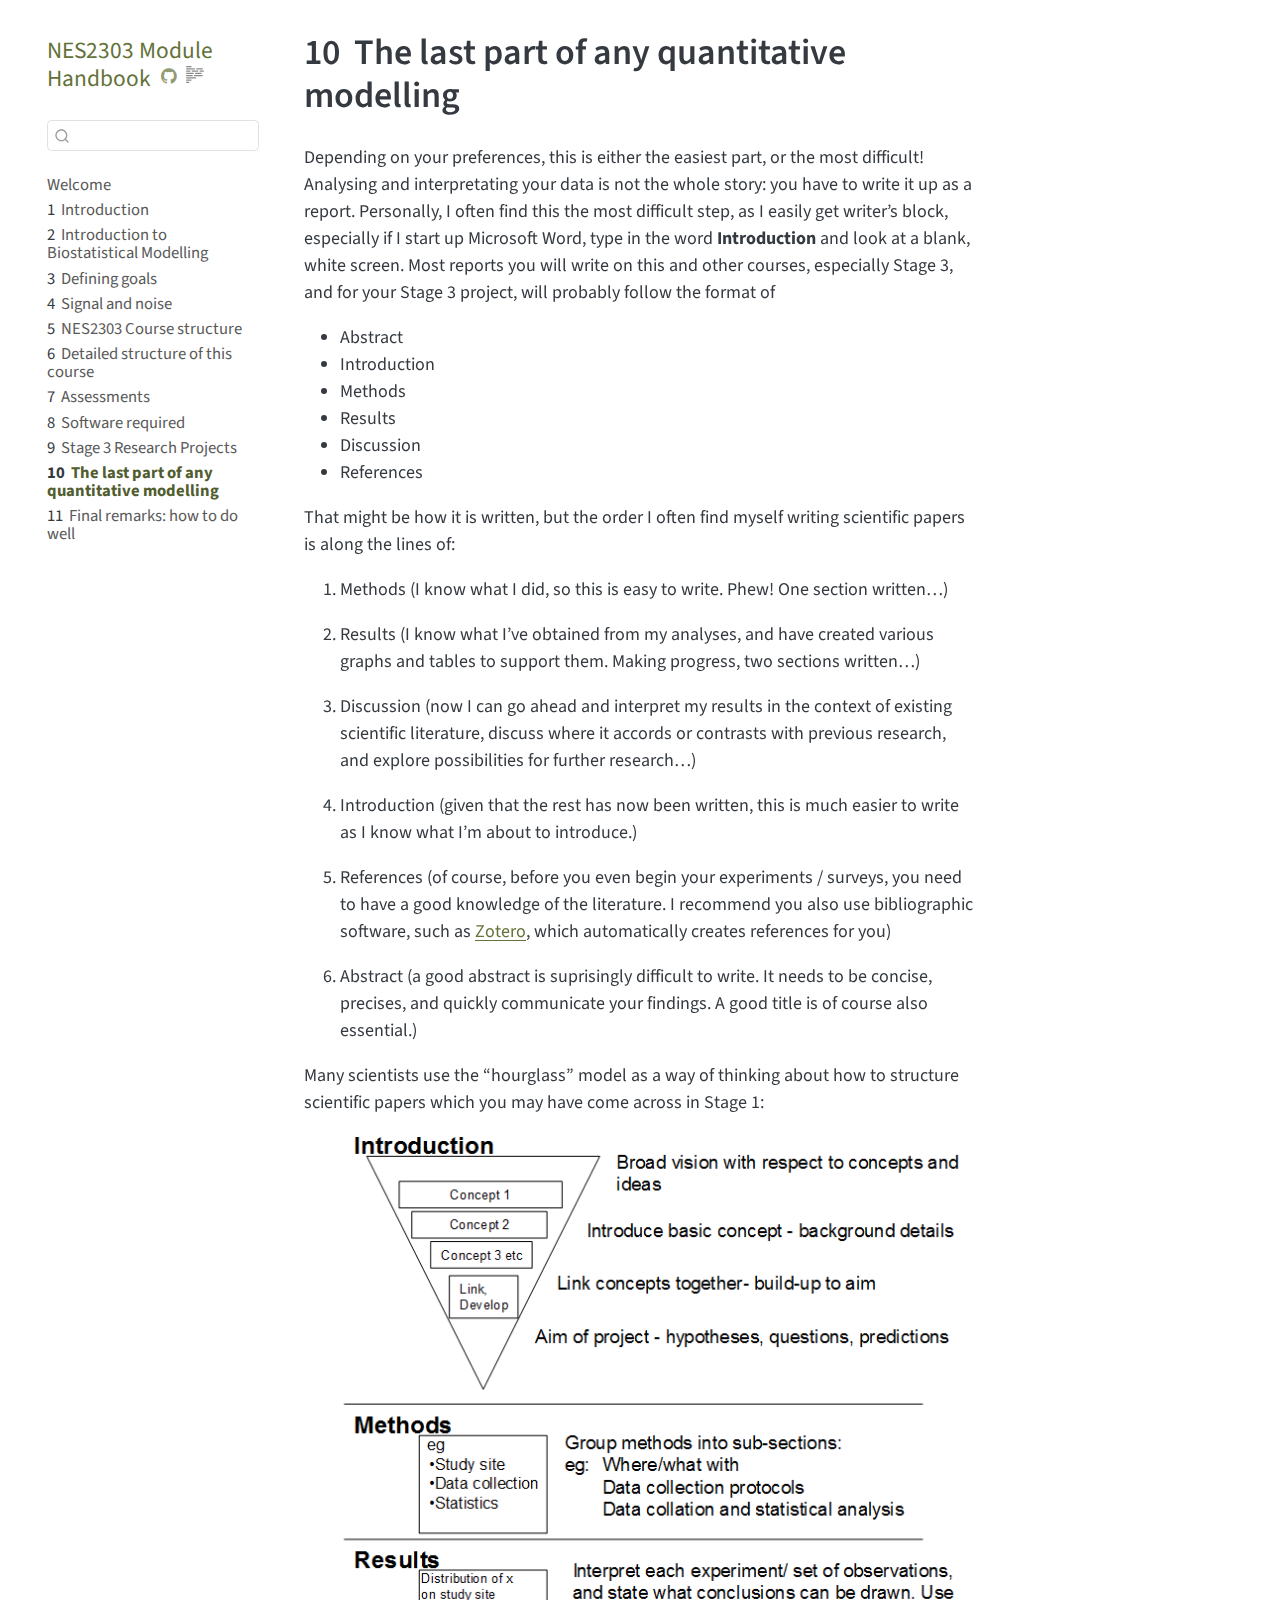
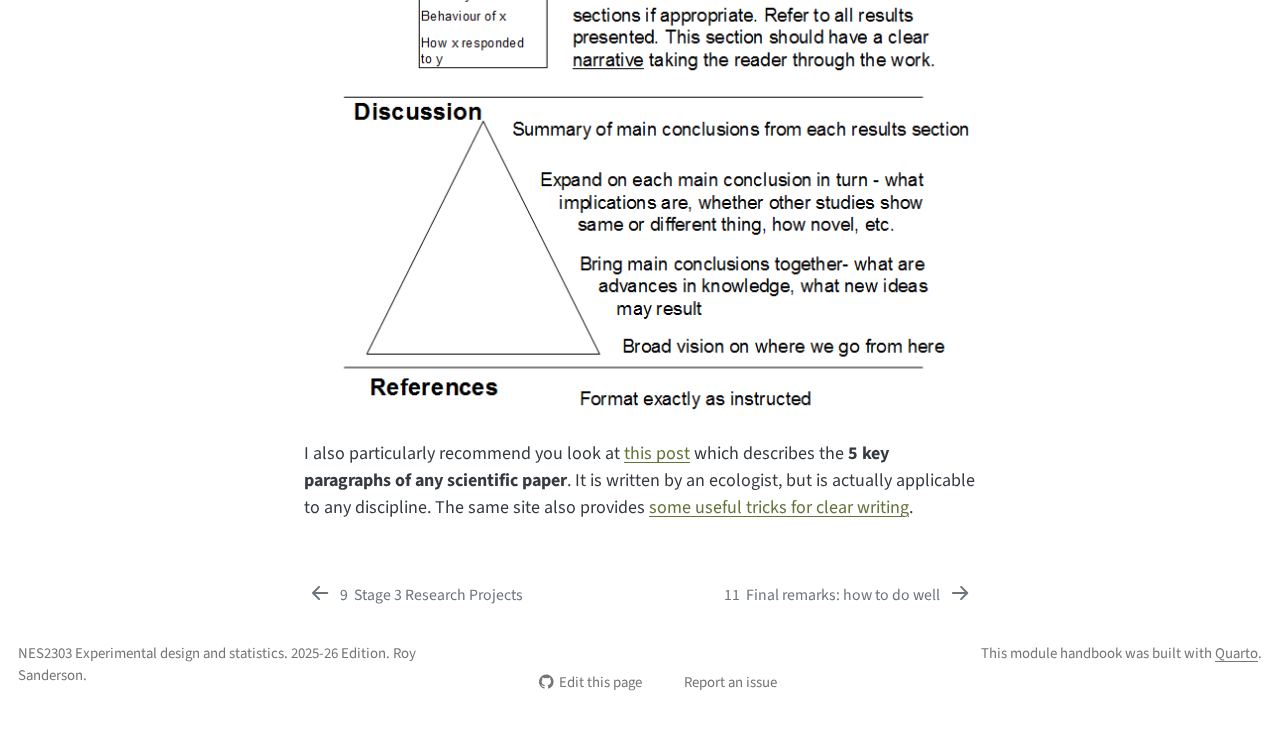
<file: docs/reports.html>
<!DOCTYPE html>
<html xmlns="http://www.w3.org/1999/xhtml" lang="en" xml:lang="en"><head>

<meta charset="utf-8">
<meta name="generator" content="quarto-1.6.40">

<meta name="viewport" content="width=device-width, initial-scale=1.0, user-scalable=yes">


<title>10&nbsp; The last part of any quantitative modelling – NES2303 Module Handbook</title>
<style>
code{white-space: pre-wrap;}
span.smallcaps{font-variant: small-caps;}
div.columns{display: flex; gap: min(4vw, 1.5em);}
div.column{flex: auto; overflow-x: auto;}
div.hanging-indent{margin-left: 1.5em; text-indent: -1.5em;}
ul.task-list{list-style: none;}
ul.task-list li input[type="checkbox"] {
  width: 0.8em;
  margin: 0 0.8em 0.2em -1em; /* quarto-specific, see https://github.com/quarto-dev/quarto-cli/issues/4556 */ 
  vertical-align: middle;
}
</style>


<script src="site_libs/quarto-nav/quarto-nav.js"></script>
<script src="site_libs/quarto-nav/headroom.min.js"></script>
<script src="site_libs/clipboard/clipboard.min.js"></script>
<script src="site_libs/quarto-search/autocomplete.umd.js"></script>
<script src="site_libs/quarto-search/fuse.min.js"></script>
<script src="site_libs/quarto-search/quarto-search.js"></script>
<meta name="quarto:offset" content="./">
<link href="./final_remarks.html" rel="next">
<link href="./stage3.html" rel="prev">
<link href="./cover.jpg" rel="icon" type="image/jpeg">
<script src="site_libs/quarto-html/quarto.js"></script>
<script src="site_libs/quarto-html/popper.min.js"></script>
<script src="site_libs/quarto-html/tippy.umd.min.js"></script>
<script src="site_libs/quarto-html/anchor.min.js"></script>
<link href="site_libs/quarto-html/tippy.css" rel="stylesheet">
<link href="site_libs/quarto-html/quarto-syntax-highlighting-549806ee2085284f45b00abea8c6df48.css" rel="stylesheet" id="quarto-text-highlighting-styles">
<script src="site_libs/bootstrap/bootstrap.min.js"></script>
<link href="site_libs/bootstrap/bootstrap-icons.css" rel="stylesheet">
<link href="site_libs/bootstrap/bootstrap-edcf764b4c6861f018908e5f74427b2f.min.css" rel="stylesheet" append-hash="true" id="quarto-bootstrap" data-mode="light">
<script id="quarto-search-options" type="application/json">{
  "location": "sidebar",
  "copy-button": false,
  "collapse-after": 3,
  "panel-placement": "start",
  "type": "textbox",
  "limit": 50,
  "keyboard-shortcut": [
    "f",
    "/",
    "s"
  ],
  "show-item-context": false,
  "language": {
    "search-no-results-text": "No results",
    "search-matching-documents-text": "matching documents",
    "search-copy-link-title": "Copy link to search",
    "search-hide-matches-text": "Hide additional matches",
    "search-more-match-text": "more match in this document",
    "search-more-matches-text": "more matches in this document",
    "search-clear-button-title": "Clear",
    "search-text-placeholder": "",
    "search-detached-cancel-button-title": "Cancel",
    "search-submit-button-title": "Submit",
    "search-label": "Search"
  }
}</script>


</head>

<body class="nav-sidebar floating">

<div id="quarto-search-results"></div>
  <header id="quarto-header" class="headroom fixed-top">
  <nav class="quarto-secondary-nav">
    <div class="container-fluid d-flex">
      <button type="button" class="quarto-btn-toggle btn" data-bs-toggle="collapse" role="button" data-bs-target=".quarto-sidebar-collapse-item" aria-controls="quarto-sidebar" aria-expanded="false" aria-label="Toggle sidebar navigation" onclick="if (window.quartoToggleHeadroom) { window.quartoToggleHeadroom(); }">
        <i class="bi bi-layout-text-sidebar-reverse"></i>
      </button>
        <nav class="quarto-page-breadcrumbs" aria-label="breadcrumb"><ol class="breadcrumb"><li class="breadcrumb-item"><a href="./reports.html"><span class="chapter-number">10</span>&nbsp; <span class="chapter-title">The last part of any quantitative modelling</span></a></li></ol></nav>
        <a class="flex-grow-1" role="navigation" data-bs-toggle="collapse" data-bs-target=".quarto-sidebar-collapse-item" aria-controls="quarto-sidebar" aria-expanded="false" aria-label="Toggle sidebar navigation" onclick="if (window.quartoToggleHeadroom) { window.quartoToggleHeadroom(); }">      
        </a>
      <button type="button" class="btn quarto-search-button" aria-label="Search" onclick="window.quartoOpenSearch();">
        <i class="bi bi-search"></i>
      </button>
    </div>
  </nav>
</header>
<!-- content -->
<div id="quarto-content" class="quarto-container page-columns page-rows-contents page-layout-article">
<!-- sidebar -->
  <nav id="quarto-sidebar" class="sidebar collapse collapse-horizontal quarto-sidebar-collapse-item sidebar-navigation floating overflow-auto">
    <div class="pt-lg-2 mt-2 text-left sidebar-header">
    <div class="sidebar-title mb-0 py-0">
      <a href="./">NES2303 Module Handbook</a> 
        <div class="sidebar-tools-main">
    <a href="https://github.com/rasanderson/NES2303-ModuleHandbook" title="Source Code" class="quarto-navigation-tool px-1" aria-label="Source Code"><i class="bi bi-github"></i></a>
  <a href="" class="quarto-reader-toggle quarto-navigation-tool px-1" onclick="window.quartoToggleReader(); return false;" title="Toggle reader mode">
  <div class="quarto-reader-toggle-btn">
  <i class="bi"></i>
  </div>
</a>
</div>
    </div>
      </div>
        <div class="mt-2 flex-shrink-0 align-items-center">
        <div class="sidebar-search">
        <div id="quarto-search" class="" title="Search"></div>
        </div>
        </div>
    <div class="sidebar-menu-container"> 
    <ul class="list-unstyled mt-1">
        <li class="sidebar-item">
  <div class="sidebar-item-container"> 
  <a href="./index.html" class="sidebar-item-text sidebar-link">
 <span class="menu-text">Welcome</span></a>
  </div>
</li>
        <li class="sidebar-item">
  <div class="sidebar-item-container"> 
  <a href="./intro.html" class="sidebar-item-text sidebar-link">
 <span class="menu-text"><span class="chapter-number">1</span>&nbsp; <span class="chapter-title">Introduction</span></span></a>
  </div>
</li>
        <li class="sidebar-item">
  <div class="sidebar-item-container"> 
  <a href="./biomod.html" class="sidebar-item-text sidebar-link">
 <span class="menu-text"><span class="chapter-number">2</span>&nbsp; <span class="chapter-title">Introduction to Biostatistical Modelling</span></span></a>
  </div>
</li>
        <li class="sidebar-item">
  <div class="sidebar-item-container"> 
  <a href="./goals.html" class="sidebar-item-text sidebar-link">
 <span class="menu-text"><span class="chapter-number">3</span>&nbsp; <span class="chapter-title">Defining goals</span></span></a>
  </div>
</li>
        <li class="sidebar-item">
  <div class="sidebar-item-container"> 
  <a href="./signal_noise.html" class="sidebar-item-text sidebar-link">
 <span class="menu-text"><span class="chapter-number">4</span>&nbsp; <span class="chapter-title">Signal and noise</span></span></a>
  </div>
</li>
        <li class="sidebar-item">
  <div class="sidebar-item-container"> 
  <a href="./structure.html" class="sidebar-item-text sidebar-link">
 <span class="menu-text"><span class="chapter-number">5</span>&nbsp; <span class="chapter-title">NES2303 Course structure</span></span></a>
  </div>
</li>
        <li class="sidebar-item">
  <div class="sidebar-item-container"> 
  <a href="./weekly.html" class="sidebar-item-text sidebar-link">
 <span class="menu-text"><span class="chapter-number">6</span>&nbsp; <span class="chapter-title">Detailed structure of this course</span></span></a>
  </div>
</li>
        <li class="sidebar-item">
  <div class="sidebar-item-container"> 
  <a href="./assessments.html" class="sidebar-item-text sidebar-link">
 <span class="menu-text"><span class="chapter-number">7</span>&nbsp; <span class="chapter-title">Assessments</span></span></a>
  </div>
</li>
        <li class="sidebar-item">
  <div class="sidebar-item-container"> 
  <a href="./software.html" class="sidebar-item-text sidebar-link">
 <span class="menu-text"><span class="chapter-number">8</span>&nbsp; <span class="chapter-title">Software required</span></span></a>
  </div>
</li>
        <li class="sidebar-item">
  <div class="sidebar-item-container"> 
  <a href="./stage3.html" class="sidebar-item-text sidebar-link">
 <span class="menu-text"><span class="chapter-number">9</span>&nbsp; <span class="chapter-title">Stage 3 Research Projects</span></span></a>
  </div>
</li>
        <li class="sidebar-item">
  <div class="sidebar-item-container"> 
  <a href="./reports.html" class="sidebar-item-text sidebar-link active">
 <span class="menu-text"><span class="chapter-number">10</span>&nbsp; <span class="chapter-title">The last part of any quantitative modelling</span></span></a>
  </div>
</li>
        <li class="sidebar-item">
  <div class="sidebar-item-container"> 
  <a href="./final_remarks.html" class="sidebar-item-text sidebar-link">
 <span class="menu-text"><span class="chapter-number">11</span>&nbsp; <span class="chapter-title">Final remarks: how to do well</span></span></a>
  </div>
</li>
    </ul>
    </div>
</nav>
<div id="quarto-sidebar-glass" class="quarto-sidebar-collapse-item" data-bs-toggle="collapse" data-bs-target=".quarto-sidebar-collapse-item"></div>
<!-- margin-sidebar -->
    <div id="quarto-margin-sidebar" class="sidebar margin-sidebar zindex-bottom">
        
    </div>
<!-- main -->
<main class="content" id="quarto-document-content">

<header id="title-block-header" class="quarto-title-block default">
<div class="quarto-title">
<h1 class="title"><span class="chapter-number">10</span>&nbsp; <span class="chapter-title">The last part of any quantitative modelling</span></h1>
</div>



<div class="quarto-title-meta">

    
  
    
  </div>
  


</header>


<p>Depending on your preferences, this is either the easiest part, or the most difficult! Analysing and interpretating your data is not the whole story: you have to write it up as a report. Personally, I often find this the most difficult step, as I easily get writer’s block, especially if I start up Microsoft Word, type in the word <strong>Introduction</strong> and look at a blank, white screen. Most reports you will write on this and other courses, especially Stage 3, and for your Stage 3 project, will probably follow the format of</p>
<ul>
<li>Abstract</li>
<li>Introduction</li>
<li>Methods</li>
<li>Results</li>
<li>Discussion</li>
<li>References</li>
</ul>
<p>That might be how it is written, but the order I often find myself writing scientific papers is along the lines of:</p>
<ol type="1">
<li><p>Methods (I know what I did, so this is easy to write. Phew! One section written…)</p></li>
<li><p>Results (I know what I’ve obtained from my analyses, and have created various graphs and tables to support them. Making progress, two sections written…)</p></li>
<li><p>Discussion (now I can go ahead and interpret my results in the context of existing scientific literature, discuss where it accords or contrasts with previous research, and explore possibilities for further research…)</p></li>
<li><p>Introduction (given that the rest has now been written, this is much easier to write as I know what I’m about to introduce.)</p></li>
<li><p>References (of course, before you even begin your experiments / surveys, you need to have a good knowledge of the literature. I recommend you also use bibliographic software, such as <a href="www.zotero.org">Zotero</a>, which automatically creates references for you)</p></li>
<li><p>Abstract (a good abstract is suprisingly difficult to write. It needs to be concise, precises, and quickly communicate your findings. A good title is of course also essential.)</p></li>
</ol>
<p>Many scientists use the “hourglass” model as a way of thinking about how to structure scientific papers which you may have come across in Stage 1:</p>
<p><img src="images/hourglass.png" class="img-fluid"></p>
<p>I also particularly recommend you look at <a href="https://dynamicecology.wordpress.com/2016/02/24/the-5-pivotal-paragraphs-in-a-paper/">this post</a> which describes the <strong>5 key paragraphs of any scientific paper</strong>. It is written by an ecologist, but is actually applicable to any discipline. The same site also provides <a href="https://dynamicecology.wordpress.com/2012/11/14/clear-writing/">some useful tricks for clear writing</a>.</p>



</main> <!-- /main -->
<script id="quarto-html-after-body" type="application/javascript">
window.document.addEventListener("DOMContentLoaded", function (event) {
  const toggleBodyColorMode = (bsSheetEl) => {
    const mode = bsSheetEl.getAttribute("data-mode");
    const bodyEl = window.document.querySelector("body");
    if (mode === "dark") {
      bodyEl.classList.add("quarto-dark");
      bodyEl.classList.remove("quarto-light");
    } else {
      bodyEl.classList.add("quarto-light");
      bodyEl.classList.remove("quarto-dark");
    }
  }
  const toggleBodyColorPrimary = () => {
    const bsSheetEl = window.document.querySelector("link#quarto-bootstrap");
    if (bsSheetEl) {
      toggleBodyColorMode(bsSheetEl);
    }
  }
  toggleBodyColorPrimary();  
  const icon = "";
  const anchorJS = new window.AnchorJS();
  anchorJS.options = {
    placement: 'right',
    icon: icon
  };
  anchorJS.add('.anchored');
  const isCodeAnnotation = (el) => {
    for (const clz of el.classList) {
      if (clz.startsWith('code-annotation-')) {                     
        return true;
      }
    }
    return false;
  }
  const onCopySuccess = function(e) {
    // button target
    const button = e.trigger;
    // don't keep focus
    button.blur();
    // flash "checked"
    button.classList.add('code-copy-button-checked');
    var currentTitle = button.getAttribute("title");
    button.setAttribute("title", "Copied!");
    let tooltip;
    if (window.bootstrap) {
      button.setAttribute("data-bs-toggle", "tooltip");
      button.setAttribute("data-bs-placement", "left");
      button.setAttribute("data-bs-title", "Copied!");
      tooltip = new bootstrap.Tooltip(button, 
        { trigger: "manual", 
          customClass: "code-copy-button-tooltip",
          offset: [0, -8]});
      tooltip.show();    
    }
    setTimeout(function() {
      if (tooltip) {
        tooltip.hide();
        button.removeAttribute("data-bs-title");
        button.removeAttribute("data-bs-toggle");
        button.removeAttribute("data-bs-placement");
      }
      button.setAttribute("title", currentTitle);
      button.classList.remove('code-copy-button-checked');
    }, 1000);
    // clear code selection
    e.clearSelection();
  }
  const getTextToCopy = function(trigger) {
      const codeEl = trigger.previousElementSibling.cloneNode(true);
      for (const childEl of codeEl.children) {
        if (isCodeAnnotation(childEl)) {
          childEl.remove();
        }
      }
      return codeEl.innerText;
  }
  const clipboard = new window.ClipboardJS('.code-copy-button:not([data-in-quarto-modal])', {
    text: getTextToCopy
  });
  clipboard.on('success', onCopySuccess);
  if (window.document.getElementById('quarto-embedded-source-code-modal')) {
    const clipboardModal = new window.ClipboardJS('.code-copy-button[data-in-quarto-modal]', {
      text: getTextToCopy,
      container: window.document.getElementById('quarto-embedded-source-code-modal')
    });
    clipboardModal.on('success', onCopySuccess);
  }
    var localhostRegex = new RegExp(/^(?:http|https):\/\/localhost\:?[0-9]*\//);
    var mailtoRegex = new RegExp(/^mailto:/);
      var filterRegex = new RegExp("https:\/\/ncl\.instructure\.com\/courses\/67972");
    var isInternal = (href) => {
        return filterRegex.test(href) || localhostRegex.test(href) || mailtoRegex.test(href);
    }
    // Inspect non-navigation links and adorn them if external
 	var links = window.document.querySelectorAll('a[href]:not(.nav-link):not(.navbar-brand):not(.toc-action):not(.sidebar-link):not(.sidebar-item-toggle):not(.pagination-link):not(.no-external):not([aria-hidden]):not(.dropdown-item):not(.quarto-navigation-tool):not(.about-link)');
    for (var i=0; i<links.length; i++) {
      const link = links[i];
      if (!isInternal(link.href)) {
        // undo the damage that might have been done by quarto-nav.js in the case of
        // links that we want to consider external
        if (link.dataset.originalHref !== undefined) {
          link.href = link.dataset.originalHref;
        }
      }
    }
  function tippyHover(el, contentFn, onTriggerFn, onUntriggerFn) {
    const config = {
      allowHTML: true,
      maxWidth: 500,
      delay: 100,
      arrow: false,
      appendTo: function(el) {
          return el.parentElement;
      },
      interactive: true,
      interactiveBorder: 10,
      theme: 'quarto',
      placement: 'bottom-start',
    };
    if (contentFn) {
      config.content = contentFn;
    }
    if (onTriggerFn) {
      config.onTrigger = onTriggerFn;
    }
    if (onUntriggerFn) {
      config.onUntrigger = onUntriggerFn;
    }
    window.tippy(el, config); 
  }
  const noterefs = window.document.querySelectorAll('a[role="doc-noteref"]');
  for (var i=0; i<noterefs.length; i++) {
    const ref = noterefs[i];
    tippyHover(ref, function() {
      // use id or data attribute instead here
      let href = ref.getAttribute('data-footnote-href') || ref.getAttribute('href');
      try { href = new URL(href).hash; } catch {}
      const id = href.replace(/^#\/?/, "");
      const note = window.document.getElementById(id);
      if (note) {
        return note.innerHTML;
      } else {
        return "";
      }
    });
  }
  const xrefs = window.document.querySelectorAll('a.quarto-xref');
  const processXRef = (id, note) => {
    // Strip column container classes
    const stripColumnClz = (el) => {
      el.classList.remove("page-full", "page-columns");
      if (el.children) {
        for (const child of el.children) {
          stripColumnClz(child);
        }
      }
    }
    stripColumnClz(note)
    if (id === null || id.startsWith('sec-')) {
      // Special case sections, only their first couple elements
      const container = document.createElement("div");
      if (note.children && note.children.length > 2) {
        container.appendChild(note.children[0].cloneNode(true));
        for (let i = 1; i < note.children.length; i++) {
          const child = note.children[i];
          if (child.tagName === "P" && child.innerText === "") {
            continue;
          } else {
            container.appendChild(child.cloneNode(true));
            break;
          }
        }
        if (window.Quarto?.typesetMath) {
          window.Quarto.typesetMath(container);
        }
        return container.innerHTML
      } else {
        if (window.Quarto?.typesetMath) {
          window.Quarto.typesetMath(note);
        }
        return note.innerHTML;
      }
    } else {
      // Remove any anchor links if they are present
      const anchorLink = note.querySelector('a.anchorjs-link');
      if (anchorLink) {
        anchorLink.remove();
      }
      if (window.Quarto?.typesetMath) {
        window.Quarto.typesetMath(note);
      }
      if (note.classList.contains("callout")) {
        return note.outerHTML;
      } else {
        return note.innerHTML;
      }
    }
  }
  for (var i=0; i<xrefs.length; i++) {
    const xref = xrefs[i];
    tippyHover(xref, undefined, function(instance) {
      instance.disable();
      let url = xref.getAttribute('href');
      let hash = undefined; 
      if (url.startsWith('#')) {
        hash = url;
      } else {
        try { hash = new URL(url).hash; } catch {}
      }
      if (hash) {
        const id = hash.replace(/^#\/?/, "");
        const note = window.document.getElementById(id);
        if (note !== null) {
          try {
            const html = processXRef(id, note.cloneNode(true));
            instance.setContent(html);
          } finally {
            instance.enable();
            instance.show();
          }
        } else {
          // See if we can fetch this
          fetch(url.split('#')[0])
          .then(res => res.text())
          .then(html => {
            const parser = new DOMParser();
            const htmlDoc = parser.parseFromString(html, "text/html");
            const note = htmlDoc.getElementById(id);
            if (note !== null) {
              const html = processXRef(id, note);
              instance.setContent(html);
            } 
          }).finally(() => {
            instance.enable();
            instance.show();
          });
        }
      } else {
        // See if we can fetch a full url (with no hash to target)
        // This is a special case and we should probably do some content thinning / targeting
        fetch(url)
        .then(res => res.text())
        .then(html => {
          const parser = new DOMParser();
          const htmlDoc = parser.parseFromString(html, "text/html");
          const note = htmlDoc.querySelector('main.content');
          if (note !== null) {
            // This should only happen for chapter cross references
            // (since there is no id in the URL)
            // remove the first header
            if (note.children.length > 0 && note.children[0].tagName === "HEADER") {
              note.children[0].remove();
            }
            const html = processXRef(null, note);
            instance.setContent(html);
          } 
        }).finally(() => {
          instance.enable();
          instance.show();
        });
      }
    }, function(instance) {
    });
  }
      let selectedAnnoteEl;
      const selectorForAnnotation = ( cell, annotation) => {
        let cellAttr = 'data-code-cell="' + cell + '"';
        let lineAttr = 'data-code-annotation="' +  annotation + '"';
        const selector = 'span[' + cellAttr + '][' + lineAttr + ']';
        return selector;
      }
      const selectCodeLines = (annoteEl) => {
        const doc = window.document;
        const targetCell = annoteEl.getAttribute("data-target-cell");
        const targetAnnotation = annoteEl.getAttribute("data-target-annotation");
        const annoteSpan = window.document.querySelector(selectorForAnnotation(targetCell, targetAnnotation));
        const lines = annoteSpan.getAttribute("data-code-lines").split(",");
        const lineIds = lines.map((line) => {
          return targetCell + "-" + line;
        })
        let top = null;
        let height = null;
        let parent = null;
        if (lineIds.length > 0) {
            //compute the position of the single el (top and bottom and make a div)
            const el = window.document.getElementById(lineIds[0]);
            top = el.offsetTop;
            height = el.offsetHeight;
            parent = el.parentElement.parentElement;
          if (lineIds.length > 1) {
            const lastEl = window.document.getElementById(lineIds[lineIds.length - 1]);
            const bottom = lastEl.offsetTop + lastEl.offsetHeight;
            height = bottom - top;
          }
          if (top !== null && height !== null && parent !== null) {
            // cook up a div (if necessary) and position it 
            let div = window.document.getElementById("code-annotation-line-highlight");
            if (div === null) {
              div = window.document.createElement("div");
              div.setAttribute("id", "code-annotation-line-highlight");
              div.style.position = 'absolute';
              parent.appendChild(div);
            }
            div.style.top = top - 2 + "px";
            div.style.height = height + 4 + "px";
            div.style.left = 0;
            let gutterDiv = window.document.getElementById("code-annotation-line-highlight-gutter");
            if (gutterDiv === null) {
              gutterDiv = window.document.createElement("div");
              gutterDiv.setAttribute("id", "code-annotation-line-highlight-gutter");
              gutterDiv.style.position = 'absolute';
              const codeCell = window.document.getElementById(targetCell);
              const gutter = codeCell.querySelector('.code-annotation-gutter');
              gutter.appendChild(gutterDiv);
            }
            gutterDiv.style.top = top - 2 + "px";
            gutterDiv.style.height = height + 4 + "px";
          }
          selectedAnnoteEl = annoteEl;
        }
      };
      const unselectCodeLines = () => {
        const elementsIds = ["code-annotation-line-highlight", "code-annotation-line-highlight-gutter"];
        elementsIds.forEach((elId) => {
          const div = window.document.getElementById(elId);
          if (div) {
            div.remove();
          }
        });
        selectedAnnoteEl = undefined;
      };
        // Handle positioning of the toggle
    window.addEventListener(
      "resize",
      throttle(() => {
        elRect = undefined;
        if (selectedAnnoteEl) {
          selectCodeLines(selectedAnnoteEl);
        }
      }, 10)
    );
    function throttle(fn, ms) {
    let throttle = false;
    let timer;
      return (...args) => {
        if(!throttle) { // first call gets through
            fn.apply(this, args);
            throttle = true;
        } else { // all the others get throttled
            if(timer) clearTimeout(timer); // cancel #2
            timer = setTimeout(() => {
              fn.apply(this, args);
              timer = throttle = false;
            }, ms);
        }
      };
    }
      // Attach click handler to the DT
      const annoteDls = window.document.querySelectorAll('dt[data-target-cell]');
      for (const annoteDlNode of annoteDls) {
        annoteDlNode.addEventListener('click', (event) => {
          const clickedEl = event.target;
          if (clickedEl !== selectedAnnoteEl) {
            unselectCodeLines();
            const activeEl = window.document.querySelector('dt[data-target-cell].code-annotation-active');
            if (activeEl) {
              activeEl.classList.remove('code-annotation-active');
            }
            selectCodeLines(clickedEl);
            clickedEl.classList.add('code-annotation-active');
          } else {
            // Unselect the line
            unselectCodeLines();
            clickedEl.classList.remove('code-annotation-active');
          }
        });
      }
  const findCites = (el) => {
    const parentEl = el.parentElement;
    if (parentEl) {
      const cites = parentEl.dataset.cites;
      if (cites) {
        return {
          el,
          cites: cites.split(' ')
        };
      } else {
        return findCites(el.parentElement)
      }
    } else {
      return undefined;
    }
  };
  var bibliorefs = window.document.querySelectorAll('a[role="doc-biblioref"]');
  for (var i=0; i<bibliorefs.length; i++) {
    const ref = bibliorefs[i];
    const citeInfo = findCites(ref);
    if (citeInfo) {
      tippyHover(citeInfo.el, function() {
        var popup = window.document.createElement('div');
        citeInfo.cites.forEach(function(cite) {
          var citeDiv = window.document.createElement('div');
          citeDiv.classList.add('hanging-indent');
          citeDiv.classList.add('csl-entry');
          var biblioDiv = window.document.getElementById('ref-' + cite);
          if (biblioDiv) {
            citeDiv.innerHTML = biblioDiv.innerHTML;
          }
          popup.appendChild(citeDiv);
        });
        return popup.innerHTML;
      });
    }
  }
});
</script>
<nav class="page-navigation">
  <div class="nav-page nav-page-previous">
      <a href="./stage3.html" class="pagination-link" aria-label="Stage 3 Research Projects">
        <i class="bi bi-arrow-left-short"></i> <span class="nav-page-text"><span class="chapter-number">9</span>&nbsp; <span class="chapter-title">Stage 3 Research Projects</span></span>
      </a>          
  </div>
  <div class="nav-page nav-page-next">
      <a href="./final_remarks.html" class="pagination-link" aria-label="Final remarks: how to do well">
        <span class="nav-page-text"><span class="chapter-number">11</span>&nbsp; <span class="chapter-title">Final remarks: how to do well</span></span> <i class="bi bi-arrow-right-short"></i>
      </a>
  </div>
</nav>
</div> <!-- /content -->
<footer class="footer">
  <div class="nav-footer">
    <div class="nav-footer-left">
<p>NES2303 Experimental design and statistics. 2025-26 Edition. Roy Sanderson.</p>
</div>   
    <div class="nav-footer-center">
      &nbsp;
    <div class="toc-actions"><ul><li><a href="https://github.com/rasanderson/NES2303-ModuleHandbook/edit/main/reports.qmd" class="toc-action"><i class="bi bi-github"></i>Edit this page</a></li><li><a href="https://github.com/rasanderson/NES2303-ModuleHandbook/issues/new" class="toc-action"><i class="bi empty"></i>Report an issue</a></li></ul></div></div>
    <div class="nav-footer-right">
<p>This module handbook was built with <a href="https://quarto.org/">Quarto</a>.</p>
</div>
  </div>
</footer>




</body></html>
</file>
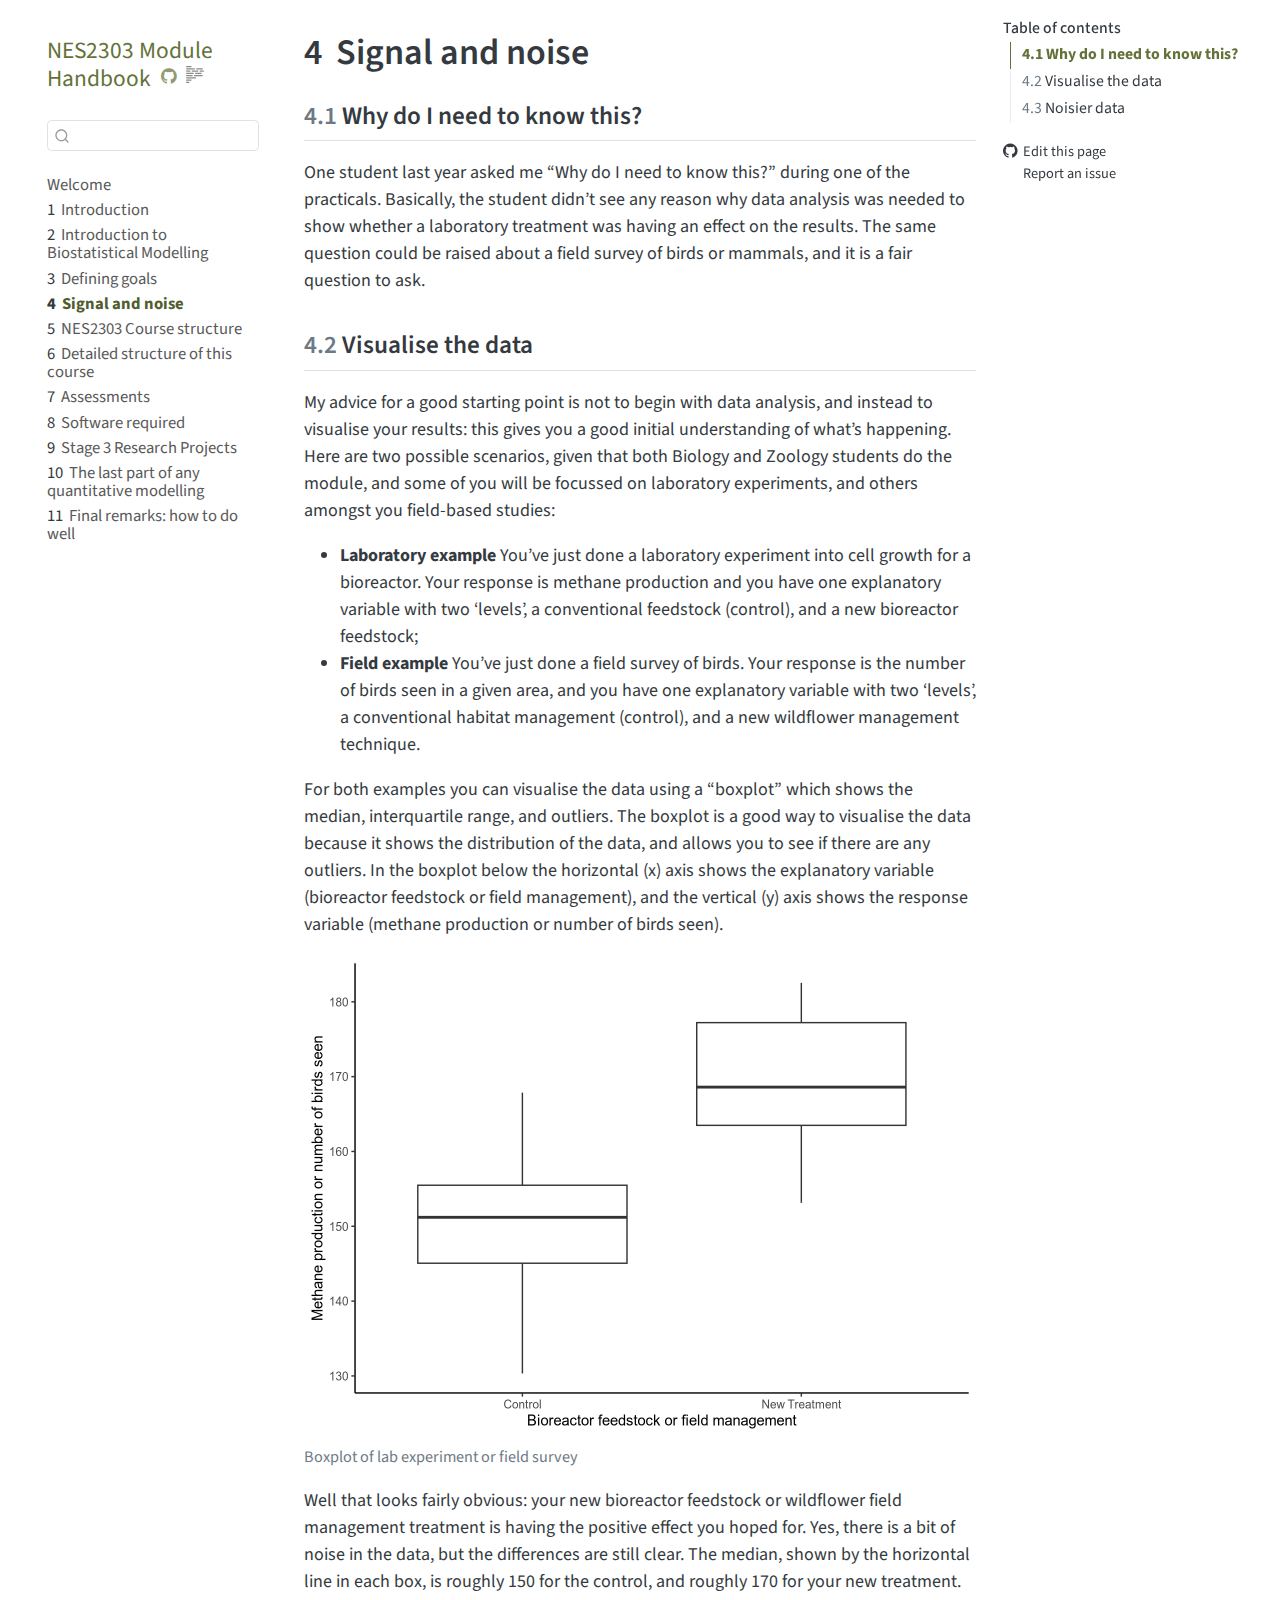
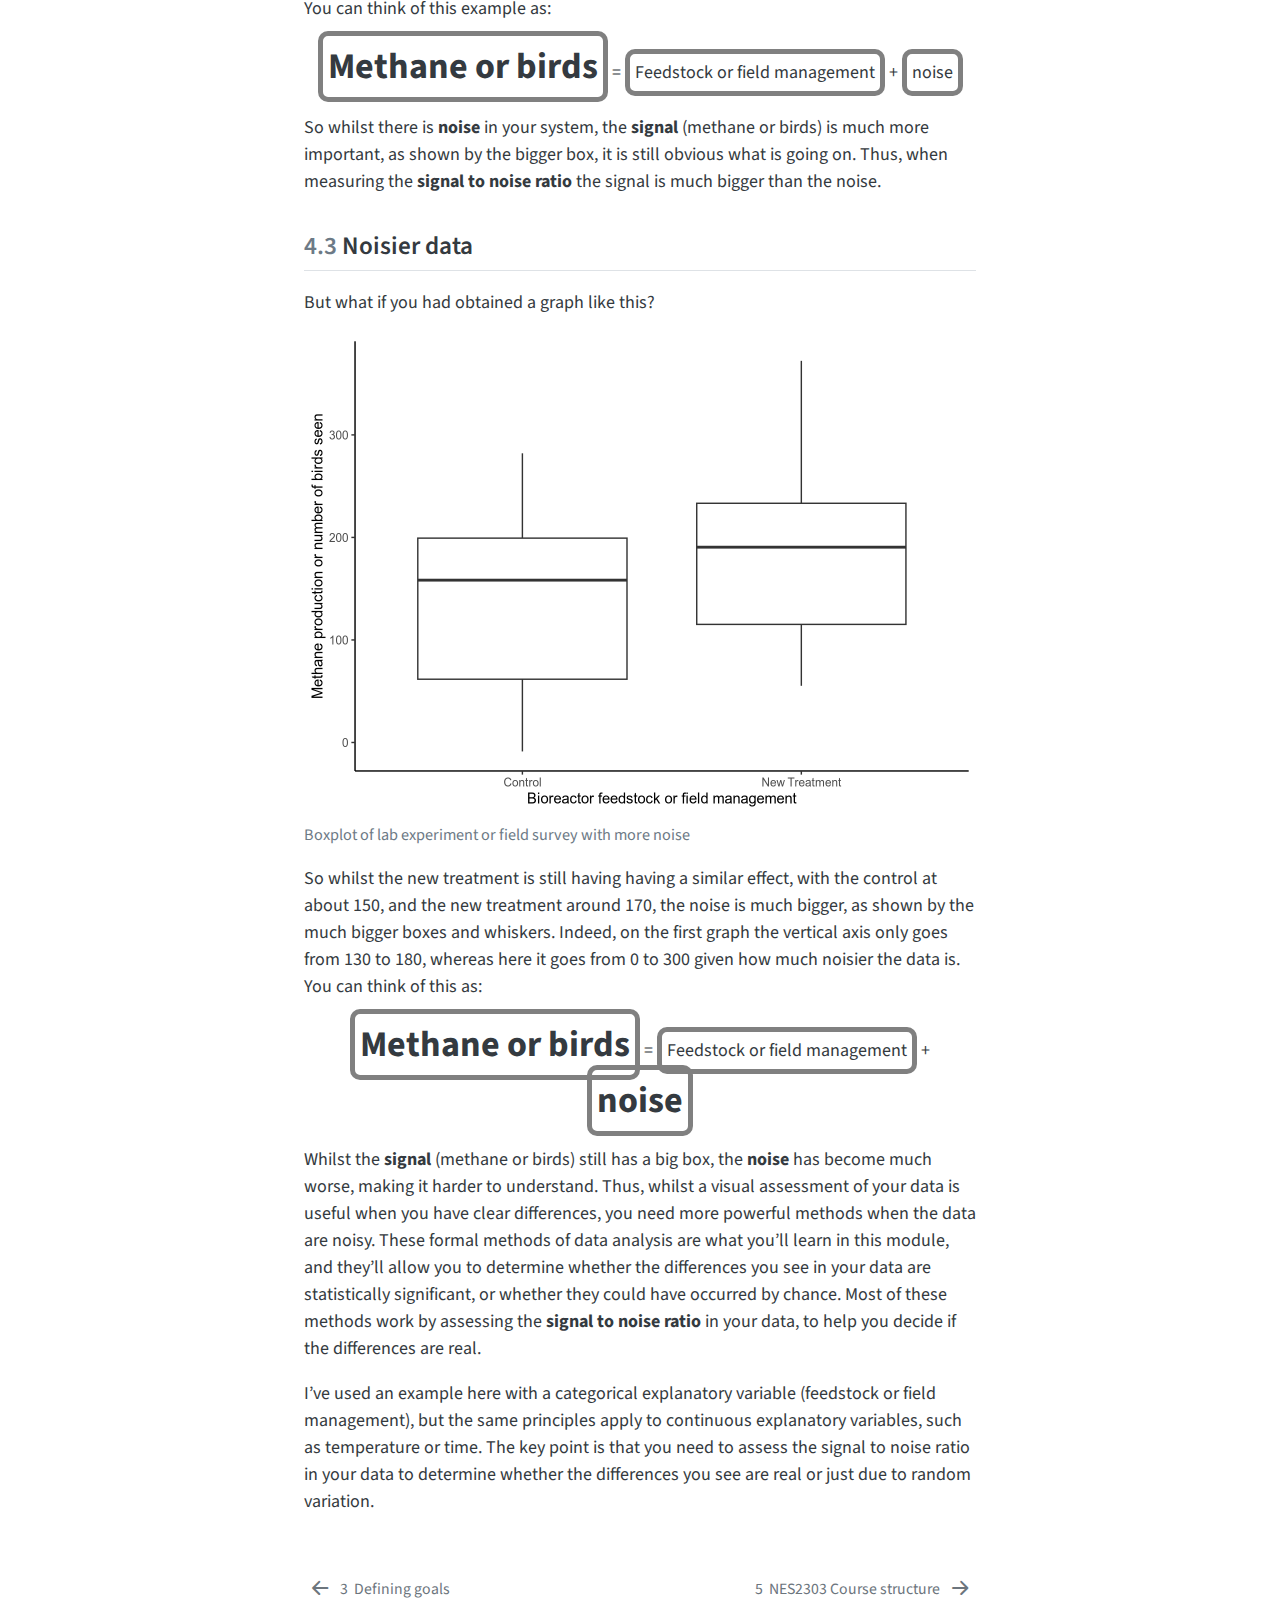
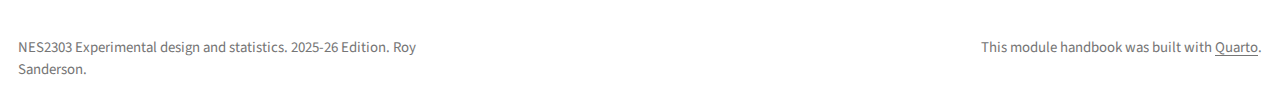
<file: docs/signal_noise.html>
<!DOCTYPE html>
<html xmlns="http://www.w3.org/1999/xhtml" lang="en" xml:lang="en"><head>
<meta http-equiv="Content-Type" content="text/html; charset=UTF-8">
<meta charset="utf-8">
<meta name="generator" content="quarto-1.6.40">
<meta name="viewport" content="width=device-width, initial-scale=1.0, user-scalable=yes">
<title>4&nbsp; Signal and noise – NES2303 Module Handbook</title>
<style>
code{white-space: pre-wrap;}
span.smallcaps{font-variant: small-caps;}
div.columns{display: flex; gap: min(4vw, 1.5em);}
div.column{flex: auto; overflow-x: auto;}
div.hanging-indent{margin-left: 1.5em; text-indent: -1.5em;}
ul.task-list{list-style: none;}
ul.task-list li input[type="checkbox"] {
  width: 0.8em;
  margin: 0 0.8em 0.2em -1em; /* quarto-specific, see https://github.com/quarto-dev/quarto-cli/issues/4556 */ 
  vertical-align: middle;
}
</style>

<script src="site_libs/quarto-nav/quarto-nav.js"></script>
<script src="site_libs/quarto-nav/headroom.min.js"></script>
<script src="site_libs/clipboard/clipboard.min.js"></script>
<script src="site_libs/quarto-search/autocomplete.umd.js"></script>
<script src="site_libs/quarto-search/fuse.min.js"></script>
<script src="site_libs/quarto-search/quarto-search.js"></script>
<meta name="quarto:offset" content="./">
<link href="./structure.html" rel="next">
<link href="./goals.html" rel="prev">
<link href="./cover.jpg" rel="icon" type="image/jpeg">
<script src="site_libs/quarto-html/quarto.js"></script>
<script src="site_libs/quarto-html/popper.min.js"></script>
<script src="site_libs/quarto-html/tippy.umd.min.js"></script>
<script src="site_libs/quarto-html/anchor.min.js"></script>
<link href="site_libs/quarto-html/tippy.css" rel="stylesheet">
<link href="site_libs/quarto-html/quarto-syntax-highlighting-549806ee2085284f45b00abea8c6df48.css" rel="stylesheet" id="quarto-text-highlighting-styles">
<script src="site_libs/bootstrap/bootstrap.min.js"></script>
<link href="site_libs/bootstrap/bootstrap-icons.css" rel="stylesheet">
<link href="site_libs/bootstrap/bootstrap-edcf764b4c6861f018908e5f74427b2f.min.css" rel="stylesheet" append-hash="true" id="quarto-bootstrap" data-mode="light"><script id="quarto-search-options" type="application/json">{
  "location": "sidebar",
  "copy-button": false,
  "collapse-after": 3,
  "panel-placement": "start",
  "type": "textbox",
  "limit": 50,
  "keyboard-shortcut": [
    "f",
    "/",
    "s"
  ],
  "show-item-context": false,
  "language": {
    "search-no-results-text": "No results",
    "search-matching-documents-text": "matching documents",
    "search-copy-link-title": "Copy link to search",
    "search-hide-matches-text": "Hide additional matches",
    "search-more-match-text": "more match in this document",
    "search-more-matches-text": "more matches in this document",
    "search-clear-button-title": "Clear",
    "search-text-placeholder": "",
    "search-detached-cancel-button-title": "Cancel",
    "search-submit-button-title": "Submit",
    "search-label": "Search"
  }
}</script>
</head>
<body class="nav-sidebar floating">

<div id="quarto-search-results"></div>
  <header id="quarto-header" class="headroom fixed-top"><nav class="quarto-secondary-nav"><div class="container-fluid d-flex">
      <button type="button" class="quarto-btn-toggle btn" data-bs-toggle="collapse" role="button" data-bs-target=".quarto-sidebar-collapse-item" aria-controls="quarto-sidebar" aria-expanded="false" aria-label="Toggle sidebar navigation" onclick="if (window.quartoToggleHeadroom) { window.quartoToggleHeadroom(); }">
        <i class="bi bi-layout-text-sidebar-reverse"></i>
      </button>
        <nav class="quarto-page-breadcrumbs" aria-label="breadcrumb"><ol class="breadcrumb"><li class="breadcrumb-item"><a href="./signal_noise.html"><span class="chapter-number">4</span>&nbsp; <span class="chapter-title">Signal and noise</span></a></li></ol></nav>
        <a class="flex-grow-1" role="navigation" data-bs-toggle="collapse" data-bs-target=".quarto-sidebar-collapse-item" aria-controls="quarto-sidebar" aria-expanded="false" aria-label="Toggle sidebar navigation" onclick="if (window.quartoToggleHeadroom) { window.quartoToggleHeadroom(); }">      
        </a>
      <button type="button" class="btn quarto-search-button" aria-label="Search" onclick="window.quartoOpenSearch();">
        <i class="bi bi-search"></i>
      </button>
    </div>
  </nav></header><!-- content --><div id="quarto-content" class="quarto-container page-columns page-rows-contents page-layout-article">
<!-- sidebar -->
  <nav id="quarto-sidebar" class="sidebar collapse collapse-horizontal quarto-sidebar-collapse-item sidebar-navigation floating overflow-auto"><div class="pt-lg-2 mt-2 text-left sidebar-header">
    <div class="sidebar-title mb-0 py-0">
      <a href="./">NES2303 Module Handbook</a> 
        <div class="sidebar-tools-main">
    <a href="https://github.com/rasanderson/NES2303-ModuleHandbook" title="Source Code" class="quarto-navigation-tool px-1" aria-label="Source Code"><i class="bi bi-github"></i></a>
  <a href="" class="quarto-reader-toggle quarto-navigation-tool px-1" onclick="window.quartoToggleReader(); return false;" title="Toggle reader mode">
  <div class="quarto-reader-toggle-btn">
  <i class="bi"></i>
  </div>
</a>
</div>
    </div>
      </div>
        <div class="mt-2 flex-shrink-0 align-items-center">
        <div class="sidebar-search">
        <div id="quarto-search" class="" title="Search"></div>
        </div>
        </div>
    <div class="sidebar-menu-container"> 
    <ul class="list-unstyled mt-1">
<li class="sidebar-item">
  <div class="sidebar-item-container"> 
  <a href="./index.html" class="sidebar-item-text sidebar-link">
 <span class="menu-text">Welcome</span></a>
  </div>
</li>
        <li class="sidebar-item">
  <div class="sidebar-item-container"> 
  <a href="./intro.html" class="sidebar-item-text sidebar-link">
 <span class="menu-text"><span class="chapter-number">1</span>&nbsp; <span class="chapter-title">Introduction</span></span></a>
  </div>
</li>
        <li class="sidebar-item">
  <div class="sidebar-item-container"> 
  <a href="./biomod.html" class="sidebar-item-text sidebar-link">
 <span class="menu-text"><span class="chapter-number">2</span>&nbsp; <span class="chapter-title">Introduction to Biostatistical Modelling</span></span></a>
  </div>
</li>
        <li class="sidebar-item">
  <div class="sidebar-item-container"> 
  <a href="./goals.html" class="sidebar-item-text sidebar-link">
 <span class="menu-text"><span class="chapter-number">3</span>&nbsp; <span class="chapter-title">Defining goals</span></span></a>
  </div>
</li>
        <li class="sidebar-item">
  <div class="sidebar-item-container"> 
  <a href="./signal_noise.html" class="sidebar-item-text sidebar-link active">
 <span class="menu-text"><span class="chapter-number">4</span>&nbsp; <span class="chapter-title">Signal and noise</span></span></a>
  </div>
</li>
        <li class="sidebar-item">
  <div class="sidebar-item-container"> 
  <a href="./structure.html" class="sidebar-item-text sidebar-link">
 <span class="menu-text"><span class="chapter-number">5</span>&nbsp; <span class="chapter-title">NES2303 Course structure</span></span></a>
  </div>
</li>
        <li class="sidebar-item">
  <div class="sidebar-item-container"> 
  <a href="./weekly.html" class="sidebar-item-text sidebar-link">
 <span class="menu-text"><span class="chapter-number">6</span>&nbsp; <span class="chapter-title">Detailed structure of this course</span></span></a>
  </div>
</li>
        <li class="sidebar-item">
  <div class="sidebar-item-container"> 
  <a href="./assessments.html" class="sidebar-item-text sidebar-link">
 <span class="menu-text"><span class="chapter-number">7</span>&nbsp; <span class="chapter-title">Assessments</span></span></a>
  </div>
</li>
        <li class="sidebar-item">
  <div class="sidebar-item-container"> 
  <a href="./software.html" class="sidebar-item-text sidebar-link">
 <span class="menu-text"><span class="chapter-number">8</span>&nbsp; <span class="chapter-title">Software required</span></span></a>
  </div>
</li>
        <li class="sidebar-item">
  <div class="sidebar-item-container"> 
  <a href="./stage3.html" class="sidebar-item-text sidebar-link">
 <span class="menu-text"><span class="chapter-number">9</span>&nbsp; <span class="chapter-title">Stage 3 Research Projects</span></span></a>
  </div>
</li>
        <li class="sidebar-item">
  <div class="sidebar-item-container"> 
  <a href="./reports.html" class="sidebar-item-text sidebar-link">
 <span class="menu-text"><span class="chapter-number">10</span>&nbsp; <span class="chapter-title">The last part of any quantitative modelling</span></span></a>
  </div>
</li>
        <li class="sidebar-item">
  <div class="sidebar-item-container"> 
  <a href="./final_remarks.html" class="sidebar-item-text sidebar-link">
 <span class="menu-text"><span class="chapter-number">11</span>&nbsp; <span class="chapter-title">Final remarks: how to do well</span></span></a>
  </div>
</li>
    </ul>
</div>
</nav><div id="quarto-sidebar-glass" class="quarto-sidebar-collapse-item" data-bs-toggle="collapse" data-bs-target=".quarto-sidebar-collapse-item"></div>
<!-- margin-sidebar -->
    <div id="quarto-margin-sidebar" class="sidebar margin-sidebar">
        <nav id="TOC" role="doc-toc" class="toc-active"><h2 id="toc-title">Table of contents</h2>
   
  <ul>
<li><a href="#why-do-i-need-to-know-this" id="toc-why-do-i-need-to-know-this" class="nav-link active" data-scroll-target="#why-do-i-need-to-know-this"><span class="header-section-number">4.1</span> Why do I need to know this?</a></li>
  <li><a href="#visualise-the-data" id="toc-visualise-the-data" class="nav-link" data-scroll-target="#visualise-the-data"><span class="header-section-number">4.2</span> Visualise the data</a></li>
  <li><a href="#noisier-data" id="toc-noisier-data" class="nav-link" data-scroll-target="#noisier-data"><span class="header-section-number">4.3</span> Noisier data</a></li>
  </ul><div class="toc-actions"><ul><li><a href="https://github.com/rasanderson/NES2303-ModuleHandbook/edit/main/signal_noise.qmd" class="toc-action"><i class="bi bi-github"></i>Edit this page</a></li><li><a href="https://github.com/rasanderson/NES2303-ModuleHandbook/issues/new" class="toc-action"><i class="bi empty"></i>Report an issue</a></li></ul></div></nav>
    </div>
<!-- main -->
<main class="content" id="quarto-document-content"><header id="title-block-header" class="quarto-title-block default"><div class="quarto-title">
<h1 class="title">
<span class="chapter-number">4</span>&nbsp; <span class="chapter-title">Signal and noise</span>
</h1>
</div>



<div class="quarto-title-meta">

    
  
    
  </div>
  


</header><section id="why-do-i-need-to-know-this" class="level2" data-number="4.1"><h2 data-number="4.1" class="anchored" data-anchor-id="why-do-i-need-to-know-this">
<span class="header-section-number">4.1</span> Why do I need to know this?</h2>
<p>One student last year asked me “Why do I need to know this?” during one of the practicals. Basically, the student didn’t see any reason why data analysis was needed to show whether a laboratory treatment was having an effect on the results. The same question could be raised about a field survey of birds or mammals, and it is a fair question to ask.</p>
</section><section id="visualise-the-data" class="level2" data-number="4.2"><h2 data-number="4.2" class="anchored" data-anchor-id="visualise-the-data">
<span class="header-section-number">4.2</span> Visualise the data</h2>
<p>My advice for a good starting point is not to begin with data analysis, and instead to visualise your results: this gives you a good initial understanding of what’s happening. Here are two possible scenarios, given that both Biology and Zoology students do the module, and some of you will be focussed on laboratory experiments, and others amongst you field-based studies:</p>
<ul>
<li>
<strong>Laboratory example</strong> You’ve just done a laboratory experiment into cell growth for a bioreactor. Your response is methane production and you have one explanatory variable with two ‘levels’, a conventional feedstock (control), and a new bioreactor feedstock;</li>
<li>
<strong>Field example</strong> You’ve just done a field survey of birds. Your response is the number of birds seen in a given area, and you have one explanatory variable with two ‘levels’, a conventional habitat management (control), and a new wildflower management technique.</li>
</ul>
<p>For both examples you can visualise the data using a “boxplot” which shows the median, interquartile range, and outliers. The boxplot is a good way to visualise the data because it shows the distribution of the data, and allows you to see if there are any outliers. In the boxplot below the horizontal (x) axis shows the explanatory variable (bioreactor feedstock or field management), and the vertical (y) axis shows the response variable (methane production or number of birds seen).</p>
<div class="cell" data-layout-align="center">
<div class="cell-output-display">
<div class="quarto-figure quarto-figure-center">
<figure class="figure"><p><img src="signal_noise_files/figure-html/unnamed-chunk-1-1.png" class="img-fluid figure-img" width="672"></p>
<figcaption>Boxplot of lab experiment or field survey</figcaption></figure>
</div>
</div>
</div>
<p>Well that looks fairly obvious: your new bioreactor feedstock or wildflower field management treatment is having the positive effect you hoped for. Yes, there is a bit of noise in the data, but the differences are still clear. The median, shown by the horizontal line in each box, is roughly 150 for the control, and roughly 170 for your new treatment. You can think of this example as:</p>
<div class="center">
<p><span class="bigger-boxed">Methane or birds</span> = <span class="boxed">Feedstock or field management</span> + <span class="boxed">noise</span></p>
</div>
<p>So whilst there is <strong>noise</strong> in your system, the <strong>signal</strong> (methane or birds) is much more important, as shown by the bigger box, it is still obvious what is going on. Thus, when measuring the <strong>signal to noise ratio</strong> the signal is much bigger than the noise.</p>
</section><section id="noisier-data" class="level2" data-number="4.3"><h2 data-number="4.3" class="anchored" data-anchor-id="noisier-data">
<span class="header-section-number">4.3</span> Noisier data</h2>
<p>But what if you had obtained a graph like this?</p>
<div class="cell" data-layout-align="center">
<div class="cell-output-display">
<div class="quarto-figure quarto-figure-center">
<figure class="figure"><p><img src="signal_noise_files/figure-html/unnamed-chunk-2-1.png" class="img-fluid figure-img" width="672"></p>
<figcaption>Boxplot of lab experiment or field survey with more noise</figcaption></figure>
</div>
</div>
</div>
<p>So whilst the new treatment is still having having a similar effect, with the control at about 150, and the new treatment around 170, the noise is much bigger, as shown by the much bigger boxes and whiskers. Indeed, on the first graph the vertical axis only goes from 130 to 180, whereas here it goes from 0 to 300 given how much noisier the data is. You can think of this as:</p>
<div class="center">
<p><span class="bigger-boxed">Methane or birds</span> = <span class="boxed">Feedstock or field management</span> + <span class="bigger-boxed">noise</span></p>
</div>
<p>Whilst the <strong>signal</strong> (methane or birds) still has a big box, the <strong>noise</strong> has become much worse, making it harder to understand. Thus, whilst a visual assessment of your data is useful when you have clear differences, you need more powerful methods when the data are noisy. These formal methods of data analysis are what you’ll learn in this module, and they’ll allow you to determine whether the differences you see in your data are statistically significant, or whether they could have occurred by chance. Most of these methods work by assessing the <strong>signal to noise ratio</strong> in your data, to help you decide if the differences are real.</p>
<p>I’ve used an example here with a categorical explanatory variable (feedstock or field management), but the same principles apply to continuous explanatory variables, such as temperature or time. The key point is that you need to assess the signal to noise ratio in your data to determine whether the differences you see are real or just due to random variation.</p>


</section></main><!-- /main --><script id="quarto-html-after-body" type="application/javascript">
window.document.addEventListener("DOMContentLoaded", function (event) {
  const toggleBodyColorMode = (bsSheetEl) => {
    const mode = bsSheetEl.getAttribute("data-mode");
    const bodyEl = window.document.querySelector("body");
    if (mode === "dark") {
      bodyEl.classList.add("quarto-dark");
      bodyEl.classList.remove("quarto-light");
    } else {
      bodyEl.classList.add("quarto-light");
      bodyEl.classList.remove("quarto-dark");
    }
  }
  const toggleBodyColorPrimary = () => {
    const bsSheetEl = window.document.querySelector("link#quarto-bootstrap");
    if (bsSheetEl) {
      toggleBodyColorMode(bsSheetEl);
    }
  }
  toggleBodyColorPrimary();  
  const icon = "";
  const anchorJS = new window.AnchorJS();
  anchorJS.options = {
    placement: 'right',
    icon: icon
  };
  anchorJS.add('.anchored');
  const isCodeAnnotation = (el) => {
    for (const clz of el.classList) {
      if (clz.startsWith('code-annotation-')) {                     
        return true;
      }
    }
    return false;
  }
  const onCopySuccess = function(e) {
    // button target
    const button = e.trigger;
    // don't keep focus
    button.blur();
    // flash "checked"
    button.classList.add('code-copy-button-checked');
    var currentTitle = button.getAttribute("title");
    button.setAttribute("title", "Copied!");
    let tooltip;
    if (window.bootstrap) {
      button.setAttribute("data-bs-toggle", "tooltip");
      button.setAttribute("data-bs-placement", "left");
      button.setAttribute("data-bs-title", "Copied!");
      tooltip = new bootstrap.Tooltip(button, 
        { trigger: "manual", 
          customClass: "code-copy-button-tooltip",
          offset: [0, -8]});
      tooltip.show();    
    }
    setTimeout(function() {
      if (tooltip) {
        tooltip.hide();
        button.removeAttribute("data-bs-title");
        button.removeAttribute("data-bs-toggle");
        button.removeAttribute("data-bs-placement");
      }
      button.setAttribute("title", currentTitle);
      button.classList.remove('code-copy-button-checked');
    }, 1000);
    // clear code selection
    e.clearSelection();
  }
  const getTextToCopy = function(trigger) {
      const codeEl = trigger.previousElementSibling.cloneNode(true);
      for (const childEl of codeEl.children) {
        if (isCodeAnnotation(childEl)) {
          childEl.remove();
        }
      }
      return codeEl.innerText;
  }
  const clipboard = new window.ClipboardJS('.code-copy-button:not([data-in-quarto-modal])', {
    text: getTextToCopy
  });
  clipboard.on('success', onCopySuccess);
  if (window.document.getElementById('quarto-embedded-source-code-modal')) {
    const clipboardModal = new window.ClipboardJS('.code-copy-button[data-in-quarto-modal]', {
      text: getTextToCopy,
      container: window.document.getElementById('quarto-embedded-source-code-modal')
    });
    clipboardModal.on('success', onCopySuccess);
  }
    var localhostRegex = new RegExp(/^(?:http|https):\/\/localhost\:?[0-9]*\//);
    var mailtoRegex = new RegExp(/^mailto:/);
      var filterRegex = new RegExp("https:\/\/ncl\.instructure\.com\/courses\/67972");
    var isInternal = (href) => {
        return filterRegex.test(href) || localhostRegex.test(href) || mailtoRegex.test(href);
    }
    // Inspect non-navigation links and adorn them if external
 	var links = window.document.querySelectorAll('a[href]:not(.nav-link):not(.navbar-brand):not(.toc-action):not(.sidebar-link):not(.sidebar-item-toggle):not(.pagination-link):not(.no-external):not([aria-hidden]):not(.dropdown-item):not(.quarto-navigation-tool):not(.about-link)');
    for (var i=0; i<links.length; i++) {
      const link = links[i];
      if (!isInternal(link.href)) {
        // undo the damage that might have been done by quarto-nav.js in the case of
        // links that we want to consider external
        if (link.dataset.originalHref !== undefined) {
          link.href = link.dataset.originalHref;
        }
      }
    }
  function tippyHover(el, contentFn, onTriggerFn, onUntriggerFn) {
    const config = {
      allowHTML: true,
      maxWidth: 500,
      delay: 100,
      arrow: false,
      appendTo: function(el) {
          return el.parentElement;
      },
      interactive: true,
      interactiveBorder: 10,
      theme: 'quarto',
      placement: 'bottom-start',
    };
    if (contentFn) {
      config.content = contentFn;
    }
    if (onTriggerFn) {
      config.onTrigger = onTriggerFn;
    }
    if (onUntriggerFn) {
      config.onUntrigger = onUntriggerFn;
    }
    window.tippy(el, config); 
  }
  const noterefs = window.document.querySelectorAll('a[role="doc-noteref"]');
  for (var i=0; i<noterefs.length; i++) {
    const ref = noterefs[i];
    tippyHover(ref, function() {
      // use id or data attribute instead here
      let href = ref.getAttribute('data-footnote-href') || ref.getAttribute('href');
      try { href = new URL(href).hash; } catch {}
      const id = href.replace(/^#\/?/, "");
      const note = window.document.getElementById(id);
      if (note) {
        return note.innerHTML;
      } else {
        return "";
      }
    });
  }
  const xrefs = window.document.querySelectorAll('a.quarto-xref');
  const processXRef = (id, note) => {
    // Strip column container classes
    const stripColumnClz = (el) => {
      el.classList.remove("page-full", "page-columns");
      if (el.children) {
        for (const child of el.children) {
          stripColumnClz(child);
        }
      }
    }
    stripColumnClz(note)
    if (id === null || id.startsWith('sec-')) {
      // Special case sections, only their first couple elements
      const container = document.createElement("div");
      if (note.children && note.children.length > 2) {
        container.appendChild(note.children[0].cloneNode(true));
        for (let i = 1; i < note.children.length; i++) {
          const child = note.children[i];
          if (child.tagName === "P" && child.innerText === "") {
            continue;
          } else {
            container.appendChild(child.cloneNode(true));
            break;
          }
        }
        if (window.Quarto?.typesetMath) {
          window.Quarto.typesetMath(container);
        }
        return container.innerHTML
      } else {
        if (window.Quarto?.typesetMath) {
          window.Quarto.typesetMath(note);
        }
        return note.innerHTML;
      }
    } else {
      // Remove any anchor links if they are present
      const anchorLink = note.querySelector('a.anchorjs-link');
      if (anchorLink) {
        anchorLink.remove();
      }
      if (window.Quarto?.typesetMath) {
        window.Quarto.typesetMath(note);
      }
      if (note.classList.contains("callout")) {
        return note.outerHTML;
      } else {
        return note.innerHTML;
      }
    }
  }
  for (var i=0; i<xrefs.length; i++) {
    const xref = xrefs[i];
    tippyHover(xref, undefined, function(instance) {
      instance.disable();
      let url = xref.getAttribute('href');
      let hash = undefined; 
      if (url.startsWith('#')) {
        hash = url;
      } else {
        try { hash = new URL(url).hash; } catch {}
      }
      if (hash) {
        const id = hash.replace(/^#\/?/, "");
        const note = window.document.getElementById(id);
        if (note !== null) {
          try {
            const html = processXRef(id, note.cloneNode(true));
            instance.setContent(html);
          } finally {
            instance.enable();
            instance.show();
          }
        } else {
          // See if we can fetch this
          fetch(url.split('#')[0])
          .then(res => res.text())
          .then(html => {
            const parser = new DOMParser();
            const htmlDoc = parser.parseFromString(html, "text/html");
            const note = htmlDoc.getElementById(id);
            if (note !== null) {
              const html = processXRef(id, note);
              instance.setContent(html);
            } 
          }).finally(() => {
            instance.enable();
            instance.show();
          });
        }
      } else {
        // See if we can fetch a full url (with no hash to target)
        // This is a special case and we should probably do some content thinning / targeting
        fetch(url)
        .then(res => res.text())
        .then(html => {
          const parser = new DOMParser();
          const htmlDoc = parser.parseFromString(html, "text/html");
          const note = htmlDoc.querySelector('main.content');
          if (note !== null) {
            // This should only happen for chapter cross references
            // (since there is no id in the URL)
            // remove the first header
            if (note.children.length > 0 && note.children[0].tagName === "HEADER") {
              note.children[0].remove();
            }
            const html = processXRef(null, note);
            instance.setContent(html);
          } 
        }).finally(() => {
          instance.enable();
          instance.show();
        });
      }
    }, function(instance) {
    });
  }
      let selectedAnnoteEl;
      const selectorForAnnotation = ( cell, annotation) => {
        let cellAttr = 'data-code-cell="' + cell + '"';
        let lineAttr = 'data-code-annotation="' +  annotation + '"';
        const selector = 'span[' + cellAttr + '][' + lineAttr + ']';
        return selector;
      }
      const selectCodeLines = (annoteEl) => {
        const doc = window.document;
        const targetCell = annoteEl.getAttribute("data-target-cell");
        const targetAnnotation = annoteEl.getAttribute("data-target-annotation");
        const annoteSpan = window.document.querySelector(selectorForAnnotation(targetCell, targetAnnotation));
        const lines = annoteSpan.getAttribute("data-code-lines").split(",");
        const lineIds = lines.map((line) => {
          return targetCell + "-" + line;
        })
        let top = null;
        let height = null;
        let parent = null;
        if (lineIds.length > 0) {
            //compute the position of the single el (top and bottom and make a div)
            const el = window.document.getElementById(lineIds[0]);
            top = el.offsetTop;
            height = el.offsetHeight;
            parent = el.parentElement.parentElement;
          if (lineIds.length > 1) {
            const lastEl = window.document.getElementById(lineIds[lineIds.length - 1]);
            const bottom = lastEl.offsetTop + lastEl.offsetHeight;
            height = bottom - top;
          }
          if (top !== null && height !== null && parent !== null) {
            // cook up a div (if necessary) and position it 
            let div = window.document.getElementById("code-annotation-line-highlight");
            if (div === null) {
              div = window.document.createElement("div");
              div.setAttribute("id", "code-annotation-line-highlight");
              div.style.position = 'absolute';
              parent.appendChild(div);
            }
            div.style.top = top - 2 + "px";
            div.style.height = height + 4 + "px";
            div.style.left = 0;
            let gutterDiv = window.document.getElementById("code-annotation-line-highlight-gutter");
            if (gutterDiv === null) {
              gutterDiv = window.document.createElement("div");
              gutterDiv.setAttribute("id", "code-annotation-line-highlight-gutter");
              gutterDiv.style.position = 'absolute';
              const codeCell = window.document.getElementById(targetCell);
              const gutter = codeCell.querySelector('.code-annotation-gutter');
              gutter.appendChild(gutterDiv);
            }
            gutterDiv.style.top = top - 2 + "px";
            gutterDiv.style.height = height + 4 + "px";
          }
          selectedAnnoteEl = annoteEl;
        }
      };
      const unselectCodeLines = () => {
        const elementsIds = ["code-annotation-line-highlight", "code-annotation-line-highlight-gutter"];
        elementsIds.forEach((elId) => {
          const div = window.document.getElementById(elId);
          if (div) {
            div.remove();
          }
        });
        selectedAnnoteEl = undefined;
      };
        // Handle positioning of the toggle
    window.addEventListener(
      "resize",
      throttle(() => {
        elRect = undefined;
        if (selectedAnnoteEl) {
          selectCodeLines(selectedAnnoteEl);
        }
      }, 10)
    );
    function throttle(fn, ms) {
    let throttle = false;
    let timer;
      return (...args) => {
        if(!throttle) { // first call gets through
            fn.apply(this, args);
            throttle = true;
        } else { // all the others get throttled
            if(timer) clearTimeout(timer); // cancel #2
            timer = setTimeout(() => {
              fn.apply(this, args);
              timer = throttle = false;
            }, ms);
        }
      };
    }
      // Attach click handler to the DT
      const annoteDls = window.document.querySelectorAll('dt[data-target-cell]');
      for (const annoteDlNode of annoteDls) {
        annoteDlNode.addEventListener('click', (event) => {
          const clickedEl = event.target;
          if (clickedEl !== selectedAnnoteEl) {
            unselectCodeLines();
            const activeEl = window.document.querySelector('dt[data-target-cell].code-annotation-active');
            if (activeEl) {
              activeEl.classList.remove('code-annotation-active');
            }
            selectCodeLines(clickedEl);
            clickedEl.classList.add('code-annotation-active');
          } else {
            // Unselect the line
            unselectCodeLines();
            clickedEl.classList.remove('code-annotation-active');
          }
        });
      }
  const findCites = (el) => {
    const parentEl = el.parentElement;
    if (parentEl) {
      const cites = parentEl.dataset.cites;
      if (cites) {
        return {
          el,
          cites: cites.split(' ')
        };
      } else {
        return findCites(el.parentElement)
      }
    } else {
      return undefined;
    }
  };
  var bibliorefs = window.document.querySelectorAll('a[role="doc-biblioref"]');
  for (var i=0; i<bibliorefs.length; i++) {
    const ref = bibliorefs[i];
    const citeInfo = findCites(ref);
    if (citeInfo) {
      tippyHover(citeInfo.el, function() {
        var popup = window.document.createElement('div');
        citeInfo.cites.forEach(function(cite) {
          var citeDiv = window.document.createElement('div');
          citeDiv.classList.add('hanging-indent');
          citeDiv.classList.add('csl-entry');
          var biblioDiv = window.document.getElementById('ref-' + cite);
          if (biblioDiv) {
            citeDiv.innerHTML = biblioDiv.innerHTML;
          }
          popup.appendChild(citeDiv);
        });
        return popup.innerHTML;
      });
    }
  }
});
</script><nav class="page-navigation"><div class="nav-page nav-page-previous">
      <a href="./goals.html" class="pagination-link" aria-label="Defining goals">
        <i class="bi bi-arrow-left-short"></i> <span class="nav-page-text"><span class="chapter-number">3</span>&nbsp; <span class="chapter-title">Defining goals</span></span>
      </a>          
  </div>
  <div class="nav-page nav-page-next">
      <a href="./structure.html" class="pagination-link" aria-label="NES2303 Course structure">
        <span class="nav-page-text"><span class="chapter-number">5</span>&nbsp; <span class="chapter-title">NES2303 Course structure</span></span> <i class="bi bi-arrow-right-short"></i>
      </a>
  </div>
</nav>
</div> <!-- /content -->
<footer class="footer"><div class="nav-footer">
    <div class="nav-footer-left">
<p>NES2303 Experimental design and statistics. 2025-26 Edition. Roy Sanderson.</p>
</div>   
    <div class="nav-footer-center">
      &nbsp;
    <div class="toc-actions d-sm-block d-md-none"><ul><li><a href="https://github.com/rasanderson/NES2303-ModuleHandbook/edit/main/signal_noise.qmd" class="toc-action"><i class="bi bi-github"></i>Edit this page</a></li><li><a href="https://github.com/rasanderson/NES2303-ModuleHandbook/issues/new" class="toc-action"><i class="bi empty"></i>Report an issue</a></li></ul></div></div>
    <div class="nav-footer-right">
<p>This module handbook was built with <a href="https://quarto.org/">Quarto</a>.</p>
</div>
  </div>
</footer>


</body></html>
</file>
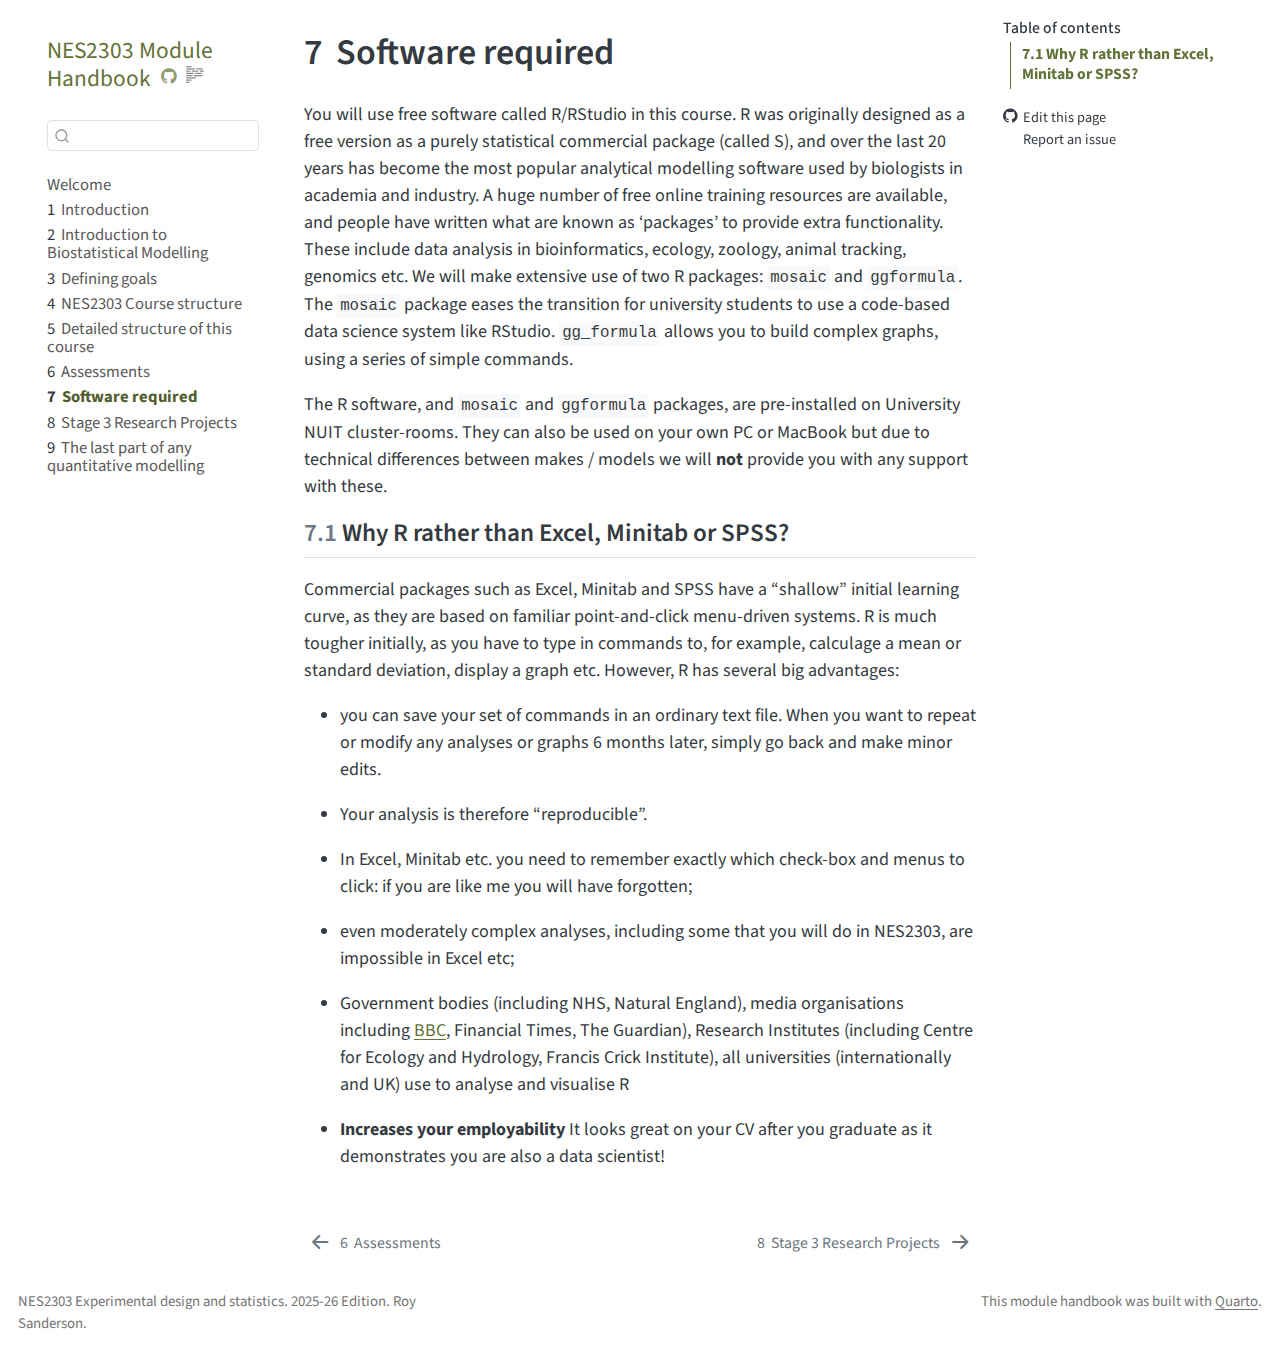
<file: docs/software.html>
<!DOCTYPE html>
<html xmlns="http://www.w3.org/1999/xhtml" lang="en" xml:lang="en"><head>

<meta charset="utf-8">
<meta name="generator" content="quarto-1.6.40">

<meta name="viewport" content="width=device-width, initial-scale=1.0, user-scalable=yes">


<title>7&nbsp; Software required – NES2303 Module Handbook</title>
<style>
code{white-space: pre-wrap;}
span.smallcaps{font-variant: small-caps;}
div.columns{display: flex; gap: min(4vw, 1.5em);}
div.column{flex: auto; overflow-x: auto;}
div.hanging-indent{margin-left: 1.5em; text-indent: -1.5em;}
ul.task-list{list-style: none;}
ul.task-list li input[type="checkbox"] {
  width: 0.8em;
  margin: 0 0.8em 0.2em -1em; /* quarto-specific, see https://github.com/quarto-dev/quarto-cli/issues/4556 */ 
  vertical-align: middle;
}
</style>


<script src="site_libs/quarto-nav/quarto-nav.js"></script>
<script src="site_libs/quarto-nav/headroom.min.js"></script>
<script src="site_libs/clipboard/clipboard.min.js"></script>
<script src="site_libs/quarto-search/autocomplete.umd.js"></script>
<script src="site_libs/quarto-search/fuse.min.js"></script>
<script src="site_libs/quarto-search/quarto-search.js"></script>
<meta name="quarto:offset" content="./">
<link href="./stage3.html" rel="next">
<link href="./assessments.html" rel="prev">
<link href="./cover.jpg" rel="icon" type="image/jpeg">
<script src="site_libs/quarto-html/quarto.js"></script>
<script src="site_libs/quarto-html/popper.min.js"></script>
<script src="site_libs/quarto-html/tippy.umd.min.js"></script>
<script src="site_libs/quarto-html/anchor.min.js"></script>
<link href="site_libs/quarto-html/tippy.css" rel="stylesheet">
<link href="site_libs/quarto-html/quarto-syntax-highlighting-549806ee2085284f45b00abea8c6df48.css" rel="stylesheet" id="quarto-text-highlighting-styles">
<script src="site_libs/bootstrap/bootstrap.min.js"></script>
<link href="site_libs/bootstrap/bootstrap-icons.css" rel="stylesheet">
<link href="site_libs/bootstrap/bootstrap-edcf764b4c6861f018908e5f74427b2f.min.css" rel="stylesheet" append-hash="true" id="quarto-bootstrap" data-mode="light">
<script id="quarto-search-options" type="application/json">{
  "location": "sidebar",
  "copy-button": false,
  "collapse-after": 3,
  "panel-placement": "start",
  "type": "textbox",
  "limit": 50,
  "keyboard-shortcut": [
    "f",
    "/",
    "s"
  ],
  "show-item-context": false,
  "language": {
    "search-no-results-text": "No results",
    "search-matching-documents-text": "matching documents",
    "search-copy-link-title": "Copy link to search",
    "search-hide-matches-text": "Hide additional matches",
    "search-more-match-text": "more match in this document",
    "search-more-matches-text": "more matches in this document",
    "search-clear-button-title": "Clear",
    "search-text-placeholder": "",
    "search-detached-cancel-button-title": "Cancel",
    "search-submit-button-title": "Submit",
    "search-label": "Search"
  }
}</script>


</head>

<body class="nav-sidebar floating">

<div id="quarto-search-results"></div>
  <header id="quarto-header" class="headroom fixed-top">
  <nav class="quarto-secondary-nav">
    <div class="container-fluid d-flex">
      <button type="button" class="quarto-btn-toggle btn" data-bs-toggle="collapse" role="button" data-bs-target=".quarto-sidebar-collapse-item" aria-controls="quarto-sidebar" aria-expanded="false" aria-label="Toggle sidebar navigation" onclick="if (window.quartoToggleHeadroom) { window.quartoToggleHeadroom(); }">
        <i class="bi bi-layout-text-sidebar-reverse"></i>
      </button>
        <nav class="quarto-page-breadcrumbs" aria-label="breadcrumb"><ol class="breadcrumb"><li class="breadcrumb-item"><a href="./software.html"><span class="chapter-number">7</span>&nbsp; <span class="chapter-title">Software required</span></a></li></ol></nav>
        <a class="flex-grow-1" role="navigation" data-bs-toggle="collapse" data-bs-target=".quarto-sidebar-collapse-item" aria-controls="quarto-sidebar" aria-expanded="false" aria-label="Toggle sidebar navigation" onclick="if (window.quartoToggleHeadroom) { window.quartoToggleHeadroom(); }">      
        </a>
      <button type="button" class="btn quarto-search-button" aria-label="Search" onclick="window.quartoOpenSearch();">
        <i class="bi bi-search"></i>
      </button>
    </div>
  </nav>
</header>
<!-- content -->
<div id="quarto-content" class="quarto-container page-columns page-rows-contents page-layout-article">
<!-- sidebar -->
  <nav id="quarto-sidebar" class="sidebar collapse collapse-horizontal quarto-sidebar-collapse-item sidebar-navigation floating overflow-auto">
    <div class="pt-lg-2 mt-2 text-left sidebar-header">
    <div class="sidebar-title mb-0 py-0">
      <a href="./">NES2303 Module Handbook</a> 
        <div class="sidebar-tools-main">
    <a href="https://github.com/rasanderson/NES2303-ModuleHandbook" title="Source Code" class="quarto-navigation-tool px-1" aria-label="Source Code"><i class="bi bi-github"></i></a>
  <a href="" class="quarto-reader-toggle quarto-navigation-tool px-1" onclick="window.quartoToggleReader(); return false;" title="Toggle reader mode">
  <div class="quarto-reader-toggle-btn">
  <i class="bi"></i>
  </div>
</a>
</div>
    </div>
      </div>
        <div class="mt-2 flex-shrink-0 align-items-center">
        <div class="sidebar-search">
        <div id="quarto-search" class="" title="Search"></div>
        </div>
        </div>
    <div class="sidebar-menu-container"> 
    <ul class="list-unstyled mt-1">
        <li class="sidebar-item">
  <div class="sidebar-item-container"> 
  <a href="./index.html" class="sidebar-item-text sidebar-link">
 <span class="menu-text">Welcome</span></a>
  </div>
</li>
        <li class="sidebar-item">
  <div class="sidebar-item-container"> 
  <a href="./intro.html" class="sidebar-item-text sidebar-link">
 <span class="menu-text"><span class="chapter-number">1</span>&nbsp; <span class="chapter-title">Introduction</span></span></a>
  </div>
</li>
        <li class="sidebar-item">
  <div class="sidebar-item-container"> 
  <a href="./biomod.html" class="sidebar-item-text sidebar-link">
 <span class="menu-text"><span class="chapter-number">2</span>&nbsp; <span class="chapter-title">Introduction to Biostatistical Modelling</span></span></a>
  </div>
</li>
        <li class="sidebar-item">
  <div class="sidebar-item-container"> 
  <a href="./goals.html" class="sidebar-item-text sidebar-link">
 <span class="menu-text"><span class="chapter-number">3</span>&nbsp; <span class="chapter-title">Defining goals</span></span></a>
  </div>
</li>
        <li class="sidebar-item">
  <div class="sidebar-item-container"> 
  <a href="./structure.html" class="sidebar-item-text sidebar-link">
 <span class="menu-text"><span class="chapter-number">4</span>&nbsp; <span class="chapter-title">NES2303 Course structure</span></span></a>
  </div>
</li>
        <li class="sidebar-item">
  <div class="sidebar-item-container"> 
  <a href="./weekly.html" class="sidebar-item-text sidebar-link">
 <span class="menu-text"><span class="chapter-number">5</span>&nbsp; <span class="chapter-title">Detailed structure of this course</span></span></a>
  </div>
</li>
        <li class="sidebar-item">
  <div class="sidebar-item-container"> 
  <a href="./assessments.html" class="sidebar-item-text sidebar-link">
 <span class="menu-text"><span class="chapter-number">6</span>&nbsp; <span class="chapter-title">Assessments</span></span></a>
  </div>
</li>
        <li class="sidebar-item">
  <div class="sidebar-item-container"> 
  <a href="./software.html" class="sidebar-item-text sidebar-link active">
 <span class="menu-text"><span class="chapter-number">7</span>&nbsp; <span class="chapter-title">Software required</span></span></a>
  </div>
</li>
        <li class="sidebar-item">
  <div class="sidebar-item-container"> 
  <a href="./stage3.html" class="sidebar-item-text sidebar-link">
 <span class="menu-text"><span class="chapter-number">8</span>&nbsp; <span class="chapter-title">Stage 3 Research Projects</span></span></a>
  </div>
</li>
        <li class="sidebar-item">
  <div class="sidebar-item-container"> 
  <a href="./reports.html" class="sidebar-item-text sidebar-link">
 <span class="menu-text"><span class="chapter-number">9</span>&nbsp; <span class="chapter-title">The last part of any quantitative modelling</span></span></a>
  </div>
</li>
    </ul>
    </div>
</nav>
<div id="quarto-sidebar-glass" class="quarto-sidebar-collapse-item" data-bs-toggle="collapse" data-bs-target=".quarto-sidebar-collapse-item"></div>
<!-- margin-sidebar -->
    <div id="quarto-margin-sidebar" class="sidebar margin-sidebar">
        <nav id="TOC" role="doc-toc" class="toc-active">
    <h2 id="toc-title">Table of contents</h2>
   
  <ul>
  <li><a href="#why-r-rather-than-excel-minitab-or-spss" id="toc-why-r-rather-than-excel-minitab-or-spss" class="nav-link active" data-scroll-target="#why-r-rather-than-excel-minitab-or-spss"><span class="header-section-number">7.1</span> Why R rather than Excel, Minitab or SPSS?</a></li>
  </ul>
<div class="toc-actions"><ul><li><a href="https://github.com/rasanderson/NES2303-ModuleHandbook/edit/main/software.qmd" class="toc-action"><i class="bi bi-github"></i>Edit this page</a></li><li><a href="https://github.com/rasanderson/NES2303-ModuleHandbook/issues/new" class="toc-action"><i class="bi empty"></i>Report an issue</a></li></ul></div></nav>
    </div>
<!-- main -->
<main class="content" id="quarto-document-content">

<header id="title-block-header" class="quarto-title-block default">
<div class="quarto-title">
<h1 class="title"><span class="chapter-number">7</span>&nbsp; <span class="chapter-title">Software required</span></h1>
</div>



<div class="quarto-title-meta">

    
  
    
  </div>
  


</header>


<p>You will use free software called R/RStudio in this course. R was originally designed as a free version as a purely statistical commercial package (called S), and over the last 20 years has become the most popular analytical modelling software used by biologists in academia and industry. A huge number of free online training resources are available, and people have written what are known as ‘packages’ to provide extra functionality. These include data analysis in bioinformatics, ecology, zoology, animal tracking, genomics etc. We will make extensive use of two R packages: <code>mosaic</code> and <code>ggformula</code>. The <code>mosaic</code> package eases the transition for university students to use a code-based data science system like RStudio. <code>gg_formula</code> allows you to build complex graphs, using a series of simple commands.</p>
<p>The R software, and <code>mosaic</code> and <code>ggformula</code> packages, are pre-installed on University NUIT cluster-rooms. They can also be used on your own PC or MacBook but due to technical differences between makes / models we will <strong>not</strong> provide you with any support with these.</p>
<section id="why-r-rather-than-excel-minitab-or-spss" class="level2" data-number="7.1">
<h2 data-number="7.1" class="anchored" data-anchor-id="why-r-rather-than-excel-minitab-or-spss"><span class="header-section-number">7.1</span> Why R rather than Excel, Minitab or SPSS?</h2>
<p>Commercial packages such as Excel, Minitab and SPSS have a “shallow” initial learning curve, as they are based on familiar point-and-click menu-driven systems. R is much tougher initially, as you have to type in commands to, for example, calculage a mean or standard deviation, display a graph etc. However, R has several big advantages:</p>
<ul>
<li><p>you can save your set of commands in an ordinary text file. When you want to repeat or modify any analyses or graphs 6 months later, simply go back and make minor edits.</p></li>
<li><p>Your analysis is therefore “reproducible”.</p></li>
<li><p>In Excel, Minitab etc. you need to remember exactly which check-box and menus to click: if you are like me you will have forgotten;</p></li>
<li><p>even moderately complex analyses, including some that you will do in NES2303, are impossible in Excel etc;</p></li>
<li><p>Government bodies (including NHS, Natural England), media organisations including <a href="https://bbc.github.io/rcookbook/">BBC</a>, Financial Times, The Guardian), Research Institutes (including Centre for Ecology and Hydrology, Francis Crick Institute), all universities (internationally and UK) use to analyse and visualise R</p></li>
<li><p><strong>Increases your employability</strong> It looks great on your CV after you graduate as it demonstrates you are also a data scientist!</p></li>
</ul>


</section>

</main> <!-- /main -->
<script id="quarto-html-after-body" type="application/javascript">
window.document.addEventListener("DOMContentLoaded", function (event) {
  const toggleBodyColorMode = (bsSheetEl) => {
    const mode = bsSheetEl.getAttribute("data-mode");
    const bodyEl = window.document.querySelector("body");
    if (mode === "dark") {
      bodyEl.classList.add("quarto-dark");
      bodyEl.classList.remove("quarto-light");
    } else {
      bodyEl.classList.add("quarto-light");
      bodyEl.classList.remove("quarto-dark");
    }
  }
  const toggleBodyColorPrimary = () => {
    const bsSheetEl = window.document.querySelector("link#quarto-bootstrap");
    if (bsSheetEl) {
      toggleBodyColorMode(bsSheetEl);
    }
  }
  toggleBodyColorPrimary();  
  const icon = "";
  const anchorJS = new window.AnchorJS();
  anchorJS.options = {
    placement: 'right',
    icon: icon
  };
  anchorJS.add('.anchored');
  const isCodeAnnotation = (el) => {
    for (const clz of el.classList) {
      if (clz.startsWith('code-annotation-')) {                     
        return true;
      }
    }
    return false;
  }
  const onCopySuccess = function(e) {
    // button target
    const button = e.trigger;
    // don't keep focus
    button.blur();
    // flash "checked"
    button.classList.add('code-copy-button-checked');
    var currentTitle = button.getAttribute("title");
    button.setAttribute("title", "Copied!");
    let tooltip;
    if (window.bootstrap) {
      button.setAttribute("data-bs-toggle", "tooltip");
      button.setAttribute("data-bs-placement", "left");
      button.setAttribute("data-bs-title", "Copied!");
      tooltip = new bootstrap.Tooltip(button, 
        { trigger: "manual", 
          customClass: "code-copy-button-tooltip",
          offset: [0, -8]});
      tooltip.show();    
    }
    setTimeout(function() {
      if (tooltip) {
        tooltip.hide();
        button.removeAttribute("data-bs-title");
        button.removeAttribute("data-bs-toggle");
        button.removeAttribute("data-bs-placement");
      }
      button.setAttribute("title", currentTitle);
      button.classList.remove('code-copy-button-checked');
    }, 1000);
    // clear code selection
    e.clearSelection();
  }
  const getTextToCopy = function(trigger) {
      const codeEl = trigger.previousElementSibling.cloneNode(true);
      for (const childEl of codeEl.children) {
        if (isCodeAnnotation(childEl)) {
          childEl.remove();
        }
      }
      return codeEl.innerText;
  }
  const clipboard = new window.ClipboardJS('.code-copy-button:not([data-in-quarto-modal])', {
    text: getTextToCopy
  });
  clipboard.on('success', onCopySuccess);
  if (window.document.getElementById('quarto-embedded-source-code-modal')) {
    const clipboardModal = new window.ClipboardJS('.code-copy-button[data-in-quarto-modal]', {
      text: getTextToCopy,
      container: window.document.getElementById('quarto-embedded-source-code-modal')
    });
    clipboardModal.on('success', onCopySuccess);
  }
    var localhostRegex = new RegExp(/^(?:http|https):\/\/localhost\:?[0-9]*\//);
    var mailtoRegex = new RegExp(/^mailto:/);
      var filterRegex = new RegExp("https:\/\/ncl\.instructure\.com\/courses\/67972");
    var isInternal = (href) => {
        return filterRegex.test(href) || localhostRegex.test(href) || mailtoRegex.test(href);
    }
    // Inspect non-navigation links and adorn them if external
 	var links = window.document.querySelectorAll('a[href]:not(.nav-link):not(.navbar-brand):not(.toc-action):not(.sidebar-link):not(.sidebar-item-toggle):not(.pagination-link):not(.no-external):not([aria-hidden]):not(.dropdown-item):not(.quarto-navigation-tool):not(.about-link)');
    for (var i=0; i<links.length; i++) {
      const link = links[i];
      if (!isInternal(link.href)) {
        // undo the damage that might have been done by quarto-nav.js in the case of
        // links that we want to consider external
        if (link.dataset.originalHref !== undefined) {
          link.href = link.dataset.originalHref;
        }
      }
    }
  function tippyHover(el, contentFn, onTriggerFn, onUntriggerFn) {
    const config = {
      allowHTML: true,
      maxWidth: 500,
      delay: 100,
      arrow: false,
      appendTo: function(el) {
          return el.parentElement;
      },
      interactive: true,
      interactiveBorder: 10,
      theme: 'quarto',
      placement: 'bottom-start',
    };
    if (contentFn) {
      config.content = contentFn;
    }
    if (onTriggerFn) {
      config.onTrigger = onTriggerFn;
    }
    if (onUntriggerFn) {
      config.onUntrigger = onUntriggerFn;
    }
    window.tippy(el, config); 
  }
  const noterefs = window.document.querySelectorAll('a[role="doc-noteref"]');
  for (var i=0; i<noterefs.length; i++) {
    const ref = noterefs[i];
    tippyHover(ref, function() {
      // use id or data attribute instead here
      let href = ref.getAttribute('data-footnote-href') || ref.getAttribute('href');
      try { href = new URL(href).hash; } catch {}
      const id = href.replace(/^#\/?/, "");
      const note = window.document.getElementById(id);
      if (note) {
        return note.innerHTML;
      } else {
        return "";
      }
    });
  }
  const xrefs = window.document.querySelectorAll('a.quarto-xref');
  const processXRef = (id, note) => {
    // Strip column container classes
    const stripColumnClz = (el) => {
      el.classList.remove("page-full", "page-columns");
      if (el.children) {
        for (const child of el.children) {
          stripColumnClz(child);
        }
      }
    }
    stripColumnClz(note)
    if (id === null || id.startsWith('sec-')) {
      // Special case sections, only their first couple elements
      const container = document.createElement("div");
      if (note.children && note.children.length > 2) {
        container.appendChild(note.children[0].cloneNode(true));
        for (let i = 1; i < note.children.length; i++) {
          const child = note.children[i];
          if (child.tagName === "P" && child.innerText === "") {
            continue;
          } else {
            container.appendChild(child.cloneNode(true));
            break;
          }
        }
        if (window.Quarto?.typesetMath) {
          window.Quarto.typesetMath(container);
        }
        return container.innerHTML
      } else {
        if (window.Quarto?.typesetMath) {
          window.Quarto.typesetMath(note);
        }
        return note.innerHTML;
      }
    } else {
      // Remove any anchor links if they are present
      const anchorLink = note.querySelector('a.anchorjs-link');
      if (anchorLink) {
        anchorLink.remove();
      }
      if (window.Quarto?.typesetMath) {
        window.Quarto.typesetMath(note);
      }
      if (note.classList.contains("callout")) {
        return note.outerHTML;
      } else {
        return note.innerHTML;
      }
    }
  }
  for (var i=0; i<xrefs.length; i++) {
    const xref = xrefs[i];
    tippyHover(xref, undefined, function(instance) {
      instance.disable();
      let url = xref.getAttribute('href');
      let hash = undefined; 
      if (url.startsWith('#')) {
        hash = url;
      } else {
        try { hash = new URL(url).hash; } catch {}
      }
      if (hash) {
        const id = hash.replace(/^#\/?/, "");
        const note = window.document.getElementById(id);
        if (note !== null) {
          try {
            const html = processXRef(id, note.cloneNode(true));
            instance.setContent(html);
          } finally {
            instance.enable();
            instance.show();
          }
        } else {
          // See if we can fetch this
          fetch(url.split('#')[0])
          .then(res => res.text())
          .then(html => {
            const parser = new DOMParser();
            const htmlDoc = parser.parseFromString(html, "text/html");
            const note = htmlDoc.getElementById(id);
            if (note !== null) {
              const html = processXRef(id, note);
              instance.setContent(html);
            } 
          }).finally(() => {
            instance.enable();
            instance.show();
          });
        }
      } else {
        // See if we can fetch a full url (with no hash to target)
        // This is a special case and we should probably do some content thinning / targeting
        fetch(url)
        .then(res => res.text())
        .then(html => {
          const parser = new DOMParser();
          const htmlDoc = parser.parseFromString(html, "text/html");
          const note = htmlDoc.querySelector('main.content');
          if (note !== null) {
            // This should only happen for chapter cross references
            // (since there is no id in the URL)
            // remove the first header
            if (note.children.length > 0 && note.children[0].tagName === "HEADER") {
              note.children[0].remove();
            }
            const html = processXRef(null, note);
            instance.setContent(html);
          } 
        }).finally(() => {
          instance.enable();
          instance.show();
        });
      }
    }, function(instance) {
    });
  }
      let selectedAnnoteEl;
      const selectorForAnnotation = ( cell, annotation) => {
        let cellAttr = 'data-code-cell="' + cell + '"';
        let lineAttr = 'data-code-annotation="' +  annotation + '"';
        const selector = 'span[' + cellAttr + '][' + lineAttr + ']';
        return selector;
      }
      const selectCodeLines = (annoteEl) => {
        const doc = window.document;
        const targetCell = annoteEl.getAttribute("data-target-cell");
        const targetAnnotation = annoteEl.getAttribute("data-target-annotation");
        const annoteSpan = window.document.querySelector(selectorForAnnotation(targetCell, targetAnnotation));
        const lines = annoteSpan.getAttribute("data-code-lines").split(",");
        const lineIds = lines.map((line) => {
          return targetCell + "-" + line;
        })
        let top = null;
        let height = null;
        let parent = null;
        if (lineIds.length > 0) {
            //compute the position of the single el (top and bottom and make a div)
            const el = window.document.getElementById(lineIds[0]);
            top = el.offsetTop;
            height = el.offsetHeight;
            parent = el.parentElement.parentElement;
          if (lineIds.length > 1) {
            const lastEl = window.document.getElementById(lineIds[lineIds.length - 1]);
            const bottom = lastEl.offsetTop + lastEl.offsetHeight;
            height = bottom - top;
          }
          if (top !== null && height !== null && parent !== null) {
            // cook up a div (if necessary) and position it 
            let div = window.document.getElementById("code-annotation-line-highlight");
            if (div === null) {
              div = window.document.createElement("div");
              div.setAttribute("id", "code-annotation-line-highlight");
              div.style.position = 'absolute';
              parent.appendChild(div);
            }
            div.style.top = top - 2 + "px";
            div.style.height = height + 4 + "px";
            div.style.left = 0;
            let gutterDiv = window.document.getElementById("code-annotation-line-highlight-gutter");
            if (gutterDiv === null) {
              gutterDiv = window.document.createElement("div");
              gutterDiv.setAttribute("id", "code-annotation-line-highlight-gutter");
              gutterDiv.style.position = 'absolute';
              const codeCell = window.document.getElementById(targetCell);
              const gutter = codeCell.querySelector('.code-annotation-gutter');
              gutter.appendChild(gutterDiv);
            }
            gutterDiv.style.top = top - 2 + "px";
            gutterDiv.style.height = height + 4 + "px";
          }
          selectedAnnoteEl = annoteEl;
        }
      };
      const unselectCodeLines = () => {
        const elementsIds = ["code-annotation-line-highlight", "code-annotation-line-highlight-gutter"];
        elementsIds.forEach((elId) => {
          const div = window.document.getElementById(elId);
          if (div) {
            div.remove();
          }
        });
        selectedAnnoteEl = undefined;
      };
        // Handle positioning of the toggle
    window.addEventListener(
      "resize",
      throttle(() => {
        elRect = undefined;
        if (selectedAnnoteEl) {
          selectCodeLines(selectedAnnoteEl);
        }
      }, 10)
    );
    function throttle(fn, ms) {
    let throttle = false;
    let timer;
      return (...args) => {
        if(!throttle) { // first call gets through
            fn.apply(this, args);
            throttle = true;
        } else { // all the others get throttled
            if(timer) clearTimeout(timer); // cancel #2
            timer = setTimeout(() => {
              fn.apply(this, args);
              timer = throttle = false;
            }, ms);
        }
      };
    }
      // Attach click handler to the DT
      const annoteDls = window.document.querySelectorAll('dt[data-target-cell]');
      for (const annoteDlNode of annoteDls) {
        annoteDlNode.addEventListener('click', (event) => {
          const clickedEl = event.target;
          if (clickedEl !== selectedAnnoteEl) {
            unselectCodeLines();
            const activeEl = window.document.querySelector('dt[data-target-cell].code-annotation-active');
            if (activeEl) {
              activeEl.classList.remove('code-annotation-active');
            }
            selectCodeLines(clickedEl);
            clickedEl.classList.add('code-annotation-active');
          } else {
            // Unselect the line
            unselectCodeLines();
            clickedEl.classList.remove('code-annotation-active');
          }
        });
      }
  const findCites = (el) => {
    const parentEl = el.parentElement;
    if (parentEl) {
      const cites = parentEl.dataset.cites;
      if (cites) {
        return {
          el,
          cites: cites.split(' ')
        };
      } else {
        return findCites(el.parentElement)
      }
    } else {
      return undefined;
    }
  };
  var bibliorefs = window.document.querySelectorAll('a[role="doc-biblioref"]');
  for (var i=0; i<bibliorefs.length; i++) {
    const ref = bibliorefs[i];
    const citeInfo = findCites(ref);
    if (citeInfo) {
      tippyHover(citeInfo.el, function() {
        var popup = window.document.createElement('div');
        citeInfo.cites.forEach(function(cite) {
          var citeDiv = window.document.createElement('div');
          citeDiv.classList.add('hanging-indent');
          citeDiv.classList.add('csl-entry');
          var biblioDiv = window.document.getElementById('ref-' + cite);
          if (biblioDiv) {
            citeDiv.innerHTML = biblioDiv.innerHTML;
          }
          popup.appendChild(citeDiv);
        });
        return popup.innerHTML;
      });
    }
  }
});
</script>
<nav class="page-navigation">
  <div class="nav-page nav-page-previous">
      <a href="./assessments.html" class="pagination-link" aria-label="Assessments">
        <i class="bi bi-arrow-left-short"></i> <span class="nav-page-text"><span class="chapter-number">6</span>&nbsp; <span class="chapter-title">Assessments</span></span>
      </a>          
  </div>
  <div class="nav-page nav-page-next">
      <a href="./stage3.html" class="pagination-link" aria-label="Stage 3 Research Projects">
        <span class="nav-page-text"><span class="chapter-number">8</span>&nbsp; <span class="chapter-title">Stage 3 Research Projects</span></span> <i class="bi bi-arrow-right-short"></i>
      </a>
  </div>
</nav>
</div> <!-- /content -->
<footer class="footer">
  <div class="nav-footer">
    <div class="nav-footer-left">
<p>NES2303 Experimental design and statistics. 2025-26 Edition. Roy Sanderson.</p>
</div>   
    <div class="nav-footer-center">
      &nbsp;
    <div class="toc-actions d-sm-block d-md-none"><ul><li><a href="https://github.com/rasanderson/NES2303-ModuleHandbook/edit/main/software.qmd" class="toc-action"><i class="bi bi-github"></i>Edit this page</a></li><li><a href="https://github.com/rasanderson/NES2303-ModuleHandbook/issues/new" class="toc-action"><i class="bi empty"></i>Report an issue</a></li></ul></div></div>
    <div class="nav-footer-right">
<p>This module handbook was built with <a href="https://quarto.org/">Quarto</a>.</p>
</div>
  </div>
</footer>




</body></html>
</file>
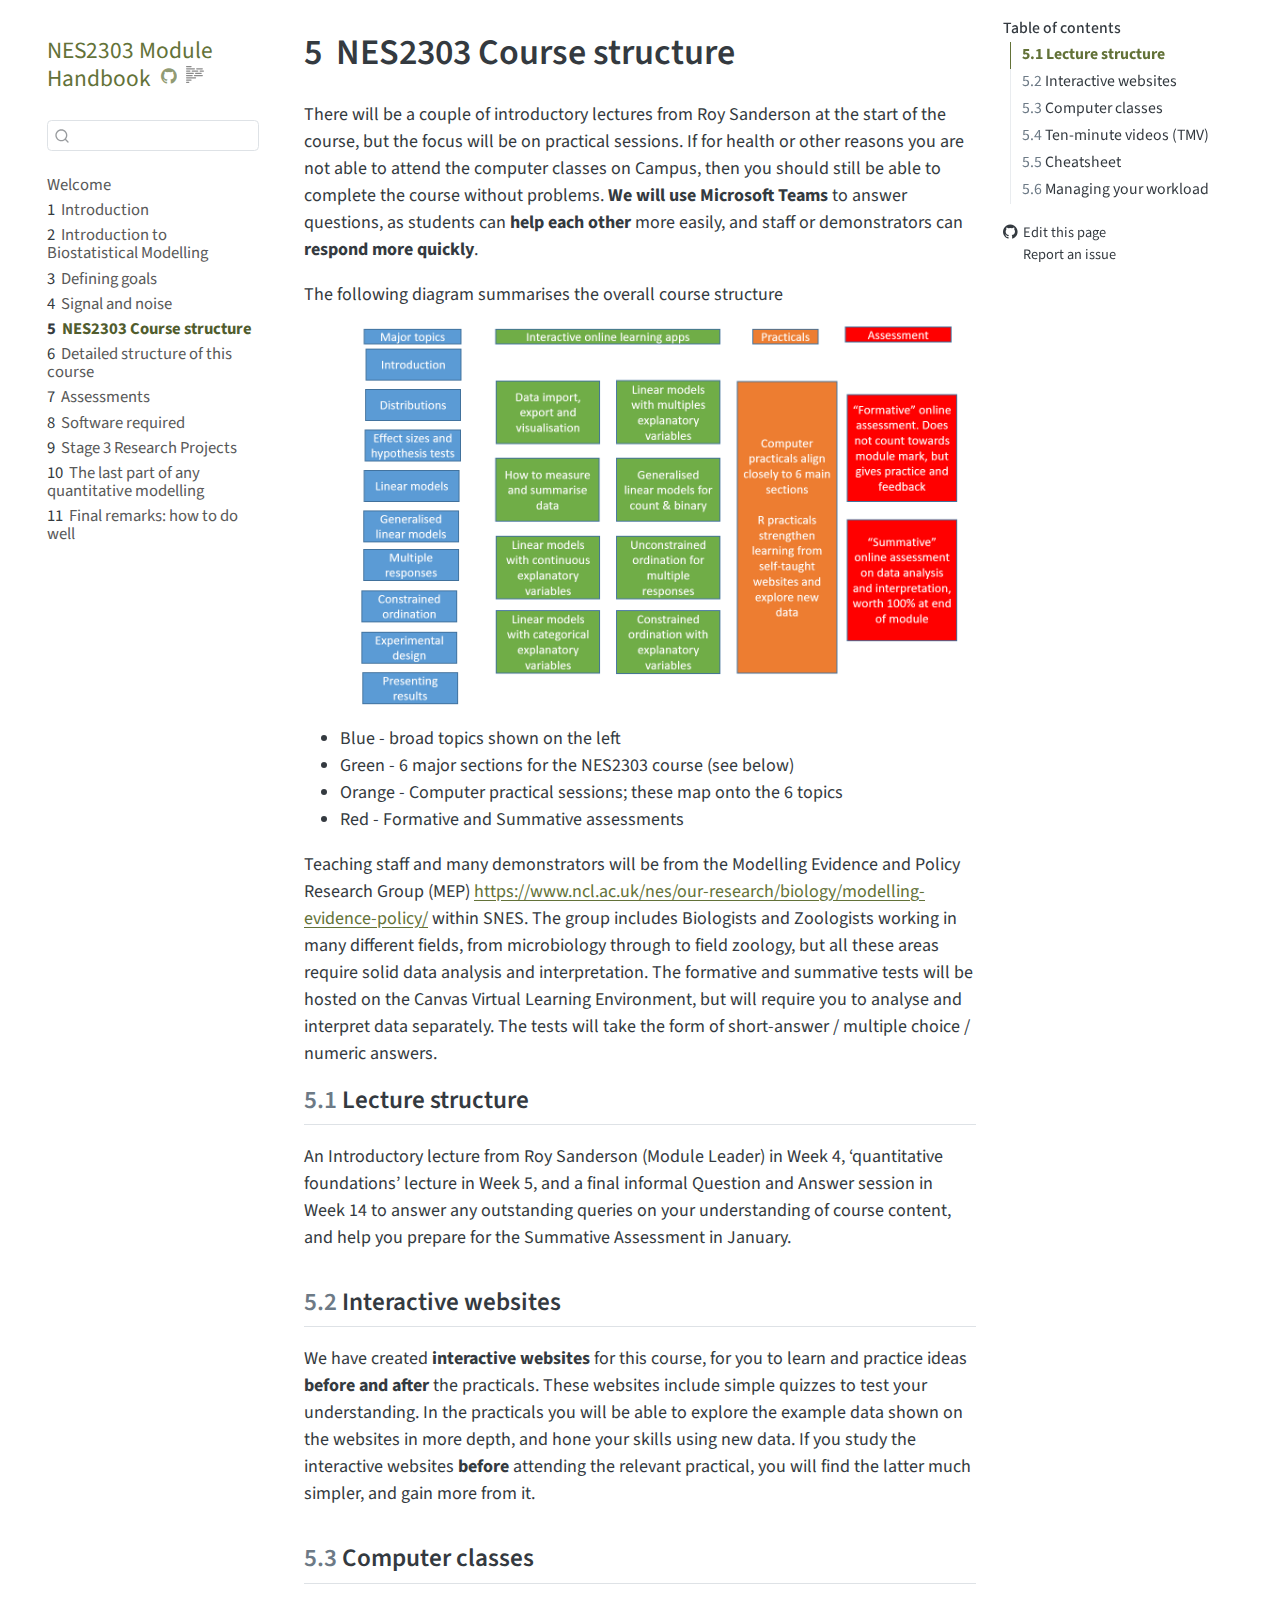
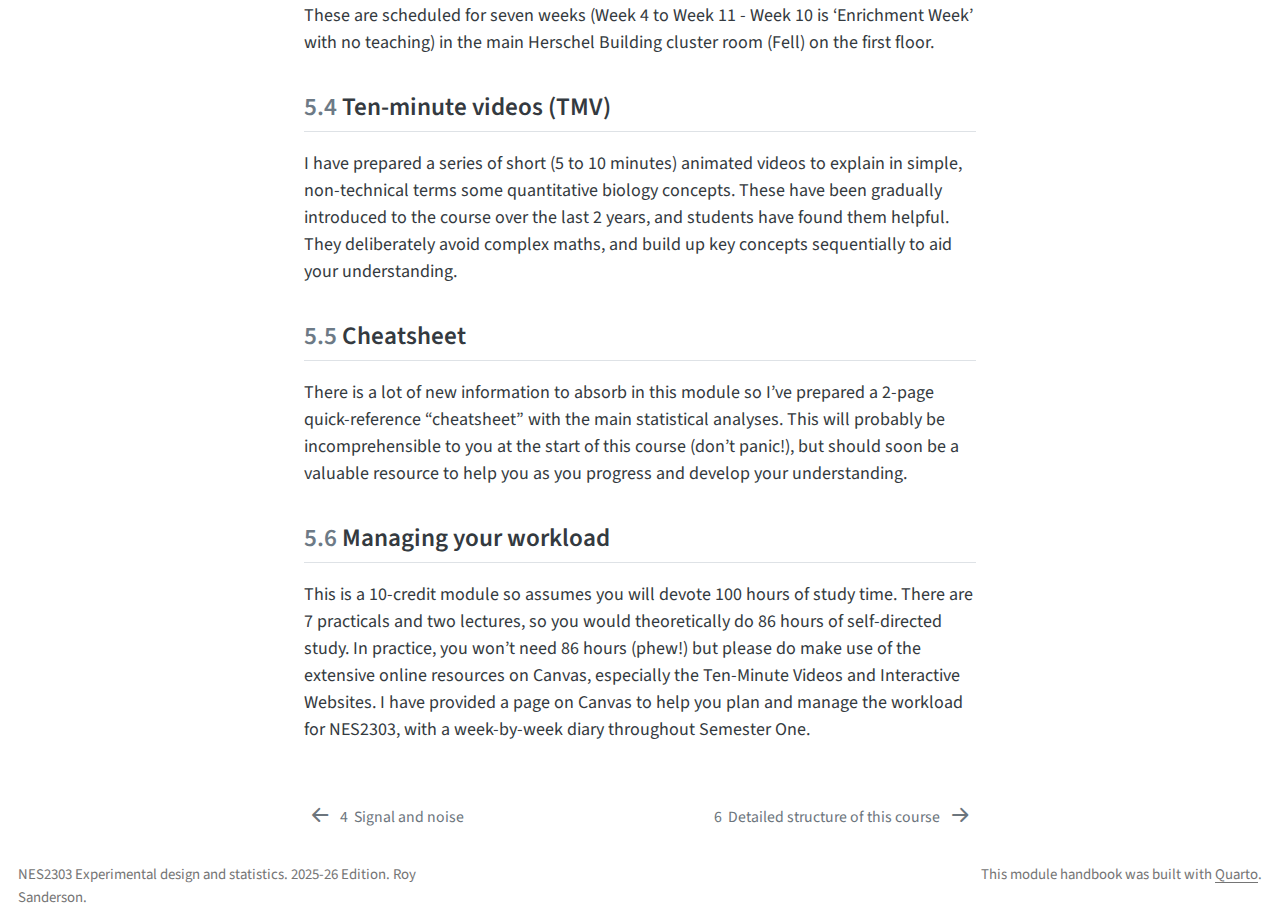
<file: docs/structure.html>
<!DOCTYPE html>
<html xmlns="http://www.w3.org/1999/xhtml" lang="en" xml:lang="en"><head>

<meta charset="utf-8">
<meta name="generator" content="quarto-1.6.40">

<meta name="viewport" content="width=device-width, initial-scale=1.0, user-scalable=yes">


<title>5&nbsp; NES2303 Course structure – NES2303 Module Handbook</title>
<style>
code{white-space: pre-wrap;}
span.smallcaps{font-variant: small-caps;}
div.columns{display: flex; gap: min(4vw, 1.5em);}
div.column{flex: auto; overflow-x: auto;}
div.hanging-indent{margin-left: 1.5em; text-indent: -1.5em;}
ul.task-list{list-style: none;}
ul.task-list li input[type="checkbox"] {
  width: 0.8em;
  margin: 0 0.8em 0.2em -1em; /* quarto-specific, see https://github.com/quarto-dev/quarto-cli/issues/4556 */ 
  vertical-align: middle;
}
</style>


<script src="site_libs/quarto-nav/quarto-nav.js"></script>
<script src="site_libs/quarto-nav/headroom.min.js"></script>
<script src="site_libs/clipboard/clipboard.min.js"></script>
<script src="site_libs/quarto-search/autocomplete.umd.js"></script>
<script src="site_libs/quarto-search/fuse.min.js"></script>
<script src="site_libs/quarto-search/quarto-search.js"></script>
<meta name="quarto:offset" content="./">
<link href="./weekly.html" rel="next">
<link href="./signal_noise.html" rel="prev">
<link href="./cover.png" rel="icon" type="image/png">
<script src="site_libs/quarto-html/quarto.js"></script>
<script src="site_libs/quarto-html/popper.min.js"></script>
<script src="site_libs/quarto-html/tippy.umd.min.js"></script>
<script src="site_libs/quarto-html/anchor.min.js"></script>
<link href="site_libs/quarto-html/tippy.css" rel="stylesheet">
<link href="site_libs/quarto-html/quarto-syntax-highlighting-549806ee2085284f45b00abea8c6df48.css" rel="stylesheet" id="quarto-text-highlighting-styles">
<script src="site_libs/bootstrap/bootstrap.min.js"></script>
<link href="site_libs/bootstrap/bootstrap-icons.css" rel="stylesheet">
<link href="site_libs/bootstrap/bootstrap-edcf764b4c6861f018908e5f74427b2f.min.css" rel="stylesheet" append-hash="true" id="quarto-bootstrap" data-mode="light">
<script id="quarto-search-options" type="application/json">{
  "location": "sidebar",
  "copy-button": false,
  "collapse-after": 3,
  "panel-placement": "start",
  "type": "textbox",
  "limit": 50,
  "keyboard-shortcut": [
    "f",
    "/",
    "s"
  ],
  "show-item-context": false,
  "language": {
    "search-no-results-text": "No results",
    "search-matching-documents-text": "matching documents",
    "search-copy-link-title": "Copy link to search",
    "search-hide-matches-text": "Hide additional matches",
    "search-more-match-text": "more match in this document",
    "search-more-matches-text": "more matches in this document",
    "search-clear-button-title": "Clear",
    "search-text-placeholder": "",
    "search-detached-cancel-button-title": "Cancel",
    "search-submit-button-title": "Submit",
    "search-label": "Search"
  }
}</script>


</head>

<body class="nav-sidebar floating">

<div id="quarto-search-results"></div>
  <header id="quarto-header" class="headroom fixed-top">
  <nav class="quarto-secondary-nav">
    <div class="container-fluid d-flex">
      <button type="button" class="quarto-btn-toggle btn" data-bs-toggle="collapse" role="button" data-bs-target=".quarto-sidebar-collapse-item" aria-controls="quarto-sidebar" aria-expanded="false" aria-label="Toggle sidebar navigation" onclick="if (window.quartoToggleHeadroom) { window.quartoToggleHeadroom(); }">
        <i class="bi bi-layout-text-sidebar-reverse"></i>
      </button>
        <nav class="quarto-page-breadcrumbs" aria-label="breadcrumb"><ol class="breadcrumb"><li class="breadcrumb-item"><a href="./structure.html"><span class="chapter-number">5</span>&nbsp; <span class="chapter-title">NES2303 Course structure</span></a></li></ol></nav>
        <a class="flex-grow-1" role="navigation" data-bs-toggle="collapse" data-bs-target=".quarto-sidebar-collapse-item" aria-controls="quarto-sidebar" aria-expanded="false" aria-label="Toggle sidebar navigation" onclick="if (window.quartoToggleHeadroom) { window.quartoToggleHeadroom(); }">      
        </a>
      <button type="button" class="btn quarto-search-button" aria-label="Search" onclick="window.quartoOpenSearch();">
        <i class="bi bi-search"></i>
      </button>
    </div>
  </nav>
</header>
<!-- content -->
<div id="quarto-content" class="quarto-container page-columns page-rows-contents page-layout-article">
<!-- sidebar -->
  <nav id="quarto-sidebar" class="sidebar collapse collapse-horizontal quarto-sidebar-collapse-item sidebar-navigation floating overflow-auto">
    <div class="pt-lg-2 mt-2 text-left sidebar-header">
    <div class="sidebar-title mb-0 py-0">
      <a href="./">NES2303 Module Handbook</a> 
        <div class="sidebar-tools-main">
    <a href="https://github.com/rasanderson/NES2303-ModuleHandbook" title="Source Code" class="quarto-navigation-tool px-1" aria-label="Source Code"><i class="bi bi-github"></i></a>
  <a href="" class="quarto-reader-toggle quarto-navigation-tool px-1" onclick="window.quartoToggleReader(); return false;" title="Toggle reader mode">
  <div class="quarto-reader-toggle-btn">
  <i class="bi"></i>
  </div>
</a>
</div>
    </div>
      </div>
        <div class="mt-2 flex-shrink-0 align-items-center">
        <div class="sidebar-search">
        <div id="quarto-search" class="" title="Search"></div>
        </div>
        </div>
    <div class="sidebar-menu-container"> 
    <ul class="list-unstyled mt-1">
        <li class="sidebar-item">
  <div class="sidebar-item-container"> 
  <a href="./index.html" class="sidebar-item-text sidebar-link">
 <span class="menu-text">Welcome</span></a>
  </div>
</li>
        <li class="sidebar-item">
  <div class="sidebar-item-container"> 
  <a href="./intro.html" class="sidebar-item-text sidebar-link">
 <span class="menu-text"><span class="chapter-number">1</span>&nbsp; <span class="chapter-title">Introduction</span></span></a>
  </div>
</li>
        <li class="sidebar-item">
  <div class="sidebar-item-container"> 
  <a href="./biomod.html" class="sidebar-item-text sidebar-link">
 <span class="menu-text"><span class="chapter-number">2</span>&nbsp; <span class="chapter-title">Introduction to Biostatistical Modelling</span></span></a>
  </div>
</li>
        <li class="sidebar-item">
  <div class="sidebar-item-container"> 
  <a href="./goals.html" class="sidebar-item-text sidebar-link">
 <span class="menu-text"><span class="chapter-number">3</span>&nbsp; <span class="chapter-title">Defining goals</span></span></a>
  </div>
</li>
        <li class="sidebar-item">
  <div class="sidebar-item-container"> 
  <a href="./signal_noise.html" class="sidebar-item-text sidebar-link">
 <span class="menu-text"><span class="chapter-number">4</span>&nbsp; <span class="chapter-title">Signal and noise</span></span></a>
  </div>
</li>
        <li class="sidebar-item">
  <div class="sidebar-item-container"> 
  <a href="./structure.html" class="sidebar-item-text sidebar-link active">
 <span class="menu-text"><span class="chapter-number">5</span>&nbsp; <span class="chapter-title">NES2303 Course structure</span></span></a>
  </div>
</li>
        <li class="sidebar-item">
  <div class="sidebar-item-container"> 
  <a href="./weekly.html" class="sidebar-item-text sidebar-link">
 <span class="menu-text"><span class="chapter-number">6</span>&nbsp; <span class="chapter-title">Detailed structure of this course</span></span></a>
  </div>
</li>
        <li class="sidebar-item">
  <div class="sidebar-item-container"> 
  <a href="./assessments.html" class="sidebar-item-text sidebar-link">
 <span class="menu-text"><span class="chapter-number">7</span>&nbsp; <span class="chapter-title">Assessments</span></span></a>
  </div>
</li>
        <li class="sidebar-item">
  <div class="sidebar-item-container"> 
  <a href="./software.html" class="sidebar-item-text sidebar-link">
 <span class="menu-text"><span class="chapter-number">8</span>&nbsp; <span class="chapter-title">Software required</span></span></a>
  </div>
</li>
        <li class="sidebar-item">
  <div class="sidebar-item-container"> 
  <a href="./stage3.html" class="sidebar-item-text sidebar-link">
 <span class="menu-text"><span class="chapter-number">9</span>&nbsp; <span class="chapter-title">Stage 3 Research Projects</span></span></a>
  </div>
</li>
        <li class="sidebar-item">
  <div class="sidebar-item-container"> 
  <a href="./reports.html" class="sidebar-item-text sidebar-link">
 <span class="menu-text"><span class="chapter-number">10</span>&nbsp; <span class="chapter-title">The last part of any quantitative modelling</span></span></a>
  </div>
</li>
        <li class="sidebar-item">
  <div class="sidebar-item-container"> 
  <a href="./final_remarks.html" class="sidebar-item-text sidebar-link">
 <span class="menu-text"><span class="chapter-number">11</span>&nbsp; <span class="chapter-title">Final remarks: how to do well</span></span></a>
  </div>
</li>
    </ul>
    </div>
</nav>
<div id="quarto-sidebar-glass" class="quarto-sidebar-collapse-item" data-bs-toggle="collapse" data-bs-target=".quarto-sidebar-collapse-item"></div>
<!-- margin-sidebar -->
    <div id="quarto-margin-sidebar" class="sidebar margin-sidebar">
        <nav id="TOC" role="doc-toc" class="toc-active">
    <h2 id="toc-title">Table of contents</h2>
   
  <ul>
  <li><a href="#lecture-structure" id="toc-lecture-structure" class="nav-link active" data-scroll-target="#lecture-structure"><span class="header-section-number">5.1</span> Lecture structure</a></li>
  <li><a href="#interactive-websites" id="toc-interactive-websites" class="nav-link" data-scroll-target="#interactive-websites"><span class="header-section-number">5.2</span> Interactive websites</a></li>
  <li><a href="#computer-classes" id="toc-computer-classes" class="nav-link" data-scroll-target="#computer-classes"><span class="header-section-number">5.3</span> Computer classes</a></li>
  <li><a href="#ten-minute-videos-tmv" id="toc-ten-minute-videos-tmv" class="nav-link" data-scroll-target="#ten-minute-videos-tmv"><span class="header-section-number">5.4</span> Ten-minute videos (TMV)</a></li>
  <li><a href="#cheatsheet" id="toc-cheatsheet" class="nav-link" data-scroll-target="#cheatsheet"><span class="header-section-number">5.5</span> Cheatsheet</a></li>
  <li><a href="#managing-your-workload" id="toc-managing-your-workload" class="nav-link" data-scroll-target="#managing-your-workload"><span class="header-section-number">5.6</span> Managing your workload</a></li>
  </ul>
<div class="toc-actions"><ul><li><a href="https://github.com/rasanderson/NES2303-ModuleHandbook/edit/main/structure.qmd" class="toc-action"><i class="bi bi-github"></i>Edit this page</a></li><li><a href="https://github.com/rasanderson/NES2303-ModuleHandbook/issues/new" class="toc-action"><i class="bi empty"></i>Report an issue</a></li></ul></div></nav>
    </div>
<!-- main -->
<main class="content" id="quarto-document-content">

<header id="title-block-header" class="quarto-title-block default">
<div class="quarto-title">
<h1 class="title"><span class="chapter-number">5</span>&nbsp; <span class="chapter-title">NES2303 Course structure</span></h1>
</div>



<div class="quarto-title-meta">

    
  
    
  </div>
  


</header>


<p>There will be a couple of introductory lectures from Roy Sanderson at the start of the course, but the focus will be on practical sessions. If for health or other reasons you are not able to attend the computer classes on Campus, then you should still be able to complete the course without problems. <strong>We will use Microsoft Teams</strong> to answer questions, as students can <strong>help each other</strong> more easily, and staff or demonstrators can <strong>respond more quickly</strong>.</p>
<p>The following diagram summarises the overall course structure</p>
<p><img src="images/NES2303_overview.png" class="img-fluid"></p>
<ul>
<li>Blue - broad topics shown on the left</li>
<li>Green - 6 major sections for the NES2303 course (see below)</li>
<li>Orange - Computer practical sessions; these map onto the 6 topics</li>
<li>Red - Formative and Summative assessments</li>
</ul>
<p>Teaching staff and many demonstrators will be from the Modelling Evidence and Policy Research Group (MEP) <a href="https://www.ncl.ac.uk/nes/our-research/biology/modelling-evidence-policy/" class="uri">https://www.ncl.ac.uk/nes/our-research/biology/modelling-evidence-policy/</a> within SNES. The group includes Biologists and Zoologists working in many different fields, from microbiology through to field zoology, but all these areas require solid data analysis and interpretation. The formative and summative tests will be hosted on the Canvas Virtual Learning Environment, but will require you to analyse and interpret data separately. The tests will take the form of short-answer / multiple choice / numeric answers.</p>
<section id="lecture-structure" class="level2" data-number="5.1">
<h2 data-number="5.1" class="anchored" data-anchor-id="lecture-structure"><span class="header-section-number">5.1</span> Lecture structure</h2>
<p>An Introductory lecture from Roy Sanderson (Module Leader) in Week 4, ‘quantitative foundations’ lecture in Week 5, and a final informal Question and Answer session in Week 14 to answer any outstanding queries on your understanding of course content, and help you prepare for the Summative Assessment in January.</p>
</section>
<section id="interactive-websites" class="level2" data-number="5.2">
<h2 data-number="5.2" class="anchored" data-anchor-id="interactive-websites"><span class="header-section-number">5.2</span> Interactive websites</h2>
<p>We have created <strong>interactive websites</strong> for this course, for you to learn and practice ideas <strong>before and after</strong> the practicals. These websites include simple quizzes to test your understanding. In the practicals you will be able to explore the example data shown on the websites in more depth, and hone your skills using new data. If you study the interactive websites <strong>before</strong> attending the relevant practical, you will find the latter much simpler, and gain more from it.</p>
</section>
<section id="computer-classes" class="level2" data-number="5.3">
<h2 data-number="5.3" class="anchored" data-anchor-id="computer-classes"><span class="header-section-number">5.3</span> Computer classes</h2>
<p>These are scheduled for seven weeks (Week 4 to Week 11 - Week 10 is ‘Enrichment Week’ with no teaching) in the main Herschel Building cluster room (Fell) on the first floor.</p>
</section>
<section id="ten-minute-videos-tmv" class="level2" data-number="5.4">
<h2 data-number="5.4" class="anchored" data-anchor-id="ten-minute-videos-tmv"><span class="header-section-number">5.4</span> Ten-minute videos (TMV)</h2>
<p>I have prepared a series of short (5 to 10 minutes) animated videos to explain in simple, non-technical terms some quantitative biology concepts. These have been gradually introduced to the course over the last 2 years, and students have found them helpful. They deliberately avoid complex maths, and build up key concepts sequentially to aid your understanding.</p>
</section>
<section id="cheatsheet" class="level2" data-number="5.5">
<h2 data-number="5.5" class="anchored" data-anchor-id="cheatsheet"><span class="header-section-number">5.5</span> Cheatsheet</h2>
<p>There is a lot of new information to absorb in this module so I’ve prepared a 2-page quick-reference “cheatsheet” with the main statistical analyses. This will probably be incomprehensible to you at the start of this course (don’t panic!), but should soon be a valuable resource to help you as you progress and develop your understanding.</p>
</section>
<section id="managing-your-workload" class="level2" data-number="5.6">
<h2 data-number="5.6" class="anchored" data-anchor-id="managing-your-workload"><span class="header-section-number">5.6</span> Managing your workload</h2>
<p>This is a 10-credit module so assumes you will devote 100 hours of study time. There are 7 practicals and two lectures, so you would theoretically do 86 hours of self-directed study. In practice, you won’t need 86 hours (phew!) but please do make use of the extensive online resources on Canvas, especially the Ten-Minute Videos and Interactive Websites. I have provided a page on Canvas to help you plan and manage the workload for NES2303, with a week-by-week diary throughout Semester One.</p>


</section>

</main> <!-- /main -->
<script id="quarto-html-after-body" type="application/javascript">
window.document.addEventListener("DOMContentLoaded", function (event) {
  const toggleBodyColorMode = (bsSheetEl) => {
    const mode = bsSheetEl.getAttribute("data-mode");
    const bodyEl = window.document.querySelector("body");
    if (mode === "dark") {
      bodyEl.classList.add("quarto-dark");
      bodyEl.classList.remove("quarto-light");
    } else {
      bodyEl.classList.add("quarto-light");
      bodyEl.classList.remove("quarto-dark");
    }
  }
  const toggleBodyColorPrimary = () => {
    const bsSheetEl = window.document.querySelector("link#quarto-bootstrap");
    if (bsSheetEl) {
      toggleBodyColorMode(bsSheetEl);
    }
  }
  toggleBodyColorPrimary();  
  const icon = "";
  const anchorJS = new window.AnchorJS();
  anchorJS.options = {
    placement: 'right',
    icon: icon
  };
  anchorJS.add('.anchored');
  const isCodeAnnotation = (el) => {
    for (const clz of el.classList) {
      if (clz.startsWith('code-annotation-')) {                     
        return true;
      }
    }
    return false;
  }
  const onCopySuccess = function(e) {
    // button target
    const button = e.trigger;
    // don't keep focus
    button.blur();
    // flash "checked"
    button.classList.add('code-copy-button-checked');
    var currentTitle = button.getAttribute("title");
    button.setAttribute("title", "Copied!");
    let tooltip;
    if (window.bootstrap) {
      button.setAttribute("data-bs-toggle", "tooltip");
      button.setAttribute("data-bs-placement", "left");
      button.setAttribute("data-bs-title", "Copied!");
      tooltip = new bootstrap.Tooltip(button, 
        { trigger: "manual", 
          customClass: "code-copy-button-tooltip",
          offset: [0, -8]});
      tooltip.show();    
    }
    setTimeout(function() {
      if (tooltip) {
        tooltip.hide();
        button.removeAttribute("data-bs-title");
        button.removeAttribute("data-bs-toggle");
        button.removeAttribute("data-bs-placement");
      }
      button.setAttribute("title", currentTitle);
      button.classList.remove('code-copy-button-checked');
    }, 1000);
    // clear code selection
    e.clearSelection();
  }
  const getTextToCopy = function(trigger) {
      const codeEl = trigger.previousElementSibling.cloneNode(true);
      for (const childEl of codeEl.children) {
        if (isCodeAnnotation(childEl)) {
          childEl.remove();
        }
      }
      return codeEl.innerText;
  }
  const clipboard = new window.ClipboardJS('.code-copy-button:not([data-in-quarto-modal])', {
    text: getTextToCopy
  });
  clipboard.on('success', onCopySuccess);
  if (window.document.getElementById('quarto-embedded-source-code-modal')) {
    const clipboardModal = new window.ClipboardJS('.code-copy-button[data-in-quarto-modal]', {
      text: getTextToCopy,
      container: window.document.getElementById('quarto-embedded-source-code-modal')
    });
    clipboardModal.on('success', onCopySuccess);
  }
    var localhostRegex = new RegExp(/^(?:http|https):\/\/localhost\:?[0-9]*\//);
    var mailtoRegex = new RegExp(/^mailto:/);
      var filterRegex = new RegExp("https:\/\/ncl\.instructure\.com\/courses\/67972");
    var isInternal = (href) => {
        return filterRegex.test(href) || localhostRegex.test(href) || mailtoRegex.test(href);
    }
    // Inspect non-navigation links and adorn them if external
 	var links = window.document.querySelectorAll('a[href]:not(.nav-link):not(.navbar-brand):not(.toc-action):not(.sidebar-link):not(.sidebar-item-toggle):not(.pagination-link):not(.no-external):not([aria-hidden]):not(.dropdown-item):not(.quarto-navigation-tool):not(.about-link)');
    for (var i=0; i<links.length; i++) {
      const link = links[i];
      if (!isInternal(link.href)) {
        // undo the damage that might have been done by quarto-nav.js in the case of
        // links that we want to consider external
        if (link.dataset.originalHref !== undefined) {
          link.href = link.dataset.originalHref;
        }
      }
    }
  function tippyHover(el, contentFn, onTriggerFn, onUntriggerFn) {
    const config = {
      allowHTML: true,
      maxWidth: 500,
      delay: 100,
      arrow: false,
      appendTo: function(el) {
          return el.parentElement;
      },
      interactive: true,
      interactiveBorder: 10,
      theme: 'quarto',
      placement: 'bottom-start',
    };
    if (contentFn) {
      config.content = contentFn;
    }
    if (onTriggerFn) {
      config.onTrigger = onTriggerFn;
    }
    if (onUntriggerFn) {
      config.onUntrigger = onUntriggerFn;
    }
    window.tippy(el, config); 
  }
  const noterefs = window.document.querySelectorAll('a[role="doc-noteref"]');
  for (var i=0; i<noterefs.length; i++) {
    const ref = noterefs[i];
    tippyHover(ref, function() {
      // use id or data attribute instead here
      let href = ref.getAttribute('data-footnote-href') || ref.getAttribute('href');
      try { href = new URL(href).hash; } catch {}
      const id = href.replace(/^#\/?/, "");
      const note = window.document.getElementById(id);
      if (note) {
        return note.innerHTML;
      } else {
        return "";
      }
    });
  }
  const xrefs = window.document.querySelectorAll('a.quarto-xref');
  const processXRef = (id, note) => {
    // Strip column container classes
    const stripColumnClz = (el) => {
      el.classList.remove("page-full", "page-columns");
      if (el.children) {
        for (const child of el.children) {
          stripColumnClz(child);
        }
      }
    }
    stripColumnClz(note)
    if (id === null || id.startsWith('sec-')) {
      // Special case sections, only their first couple elements
      const container = document.createElement("div");
      if (note.children && note.children.length > 2) {
        container.appendChild(note.children[0].cloneNode(true));
        for (let i = 1; i < note.children.length; i++) {
          const child = note.children[i];
          if (child.tagName === "P" && child.innerText === "") {
            continue;
          } else {
            container.appendChild(child.cloneNode(true));
            break;
          }
        }
        if (window.Quarto?.typesetMath) {
          window.Quarto.typesetMath(container);
        }
        return container.innerHTML
      } else {
        if (window.Quarto?.typesetMath) {
          window.Quarto.typesetMath(note);
        }
        return note.innerHTML;
      }
    } else {
      // Remove any anchor links if they are present
      const anchorLink = note.querySelector('a.anchorjs-link');
      if (anchorLink) {
        anchorLink.remove();
      }
      if (window.Quarto?.typesetMath) {
        window.Quarto.typesetMath(note);
      }
      if (note.classList.contains("callout")) {
        return note.outerHTML;
      } else {
        return note.innerHTML;
      }
    }
  }
  for (var i=0; i<xrefs.length; i++) {
    const xref = xrefs[i];
    tippyHover(xref, undefined, function(instance) {
      instance.disable();
      let url = xref.getAttribute('href');
      let hash = undefined; 
      if (url.startsWith('#')) {
        hash = url;
      } else {
        try { hash = new URL(url).hash; } catch {}
      }
      if (hash) {
        const id = hash.replace(/^#\/?/, "");
        const note = window.document.getElementById(id);
        if (note !== null) {
          try {
            const html = processXRef(id, note.cloneNode(true));
            instance.setContent(html);
          } finally {
            instance.enable();
            instance.show();
          }
        } else {
          // See if we can fetch this
          fetch(url.split('#')[0])
          .then(res => res.text())
          .then(html => {
            const parser = new DOMParser();
            const htmlDoc = parser.parseFromString(html, "text/html");
            const note = htmlDoc.getElementById(id);
            if (note !== null) {
              const html = processXRef(id, note);
              instance.setContent(html);
            } 
          }).finally(() => {
            instance.enable();
            instance.show();
          });
        }
      } else {
        // See if we can fetch a full url (with no hash to target)
        // This is a special case and we should probably do some content thinning / targeting
        fetch(url)
        .then(res => res.text())
        .then(html => {
          const parser = new DOMParser();
          const htmlDoc = parser.parseFromString(html, "text/html");
          const note = htmlDoc.querySelector('main.content');
          if (note !== null) {
            // This should only happen for chapter cross references
            // (since there is no id in the URL)
            // remove the first header
            if (note.children.length > 0 && note.children[0].tagName === "HEADER") {
              note.children[0].remove();
            }
            const html = processXRef(null, note);
            instance.setContent(html);
          } 
        }).finally(() => {
          instance.enable();
          instance.show();
        });
      }
    }, function(instance) {
    });
  }
      let selectedAnnoteEl;
      const selectorForAnnotation = ( cell, annotation) => {
        let cellAttr = 'data-code-cell="' + cell + '"';
        let lineAttr = 'data-code-annotation="' +  annotation + '"';
        const selector = 'span[' + cellAttr + '][' + lineAttr + ']';
        return selector;
      }
      const selectCodeLines = (annoteEl) => {
        const doc = window.document;
        const targetCell = annoteEl.getAttribute("data-target-cell");
        const targetAnnotation = annoteEl.getAttribute("data-target-annotation");
        const annoteSpan = window.document.querySelector(selectorForAnnotation(targetCell, targetAnnotation));
        const lines = annoteSpan.getAttribute("data-code-lines").split(",");
        const lineIds = lines.map((line) => {
          return targetCell + "-" + line;
        })
        let top = null;
        let height = null;
        let parent = null;
        if (lineIds.length > 0) {
            //compute the position of the single el (top and bottom and make a div)
            const el = window.document.getElementById(lineIds[0]);
            top = el.offsetTop;
            height = el.offsetHeight;
            parent = el.parentElement.parentElement;
          if (lineIds.length > 1) {
            const lastEl = window.document.getElementById(lineIds[lineIds.length - 1]);
            const bottom = lastEl.offsetTop + lastEl.offsetHeight;
            height = bottom - top;
          }
          if (top !== null && height !== null && parent !== null) {
            // cook up a div (if necessary) and position it 
            let div = window.document.getElementById("code-annotation-line-highlight");
            if (div === null) {
              div = window.document.createElement("div");
              div.setAttribute("id", "code-annotation-line-highlight");
              div.style.position = 'absolute';
              parent.appendChild(div);
            }
            div.style.top = top - 2 + "px";
            div.style.height = height + 4 + "px";
            div.style.left = 0;
            let gutterDiv = window.document.getElementById("code-annotation-line-highlight-gutter");
            if (gutterDiv === null) {
              gutterDiv = window.document.createElement("div");
              gutterDiv.setAttribute("id", "code-annotation-line-highlight-gutter");
              gutterDiv.style.position = 'absolute';
              const codeCell = window.document.getElementById(targetCell);
              const gutter = codeCell.querySelector('.code-annotation-gutter');
              gutter.appendChild(gutterDiv);
            }
            gutterDiv.style.top = top - 2 + "px";
            gutterDiv.style.height = height + 4 + "px";
          }
          selectedAnnoteEl = annoteEl;
        }
      };
      const unselectCodeLines = () => {
        const elementsIds = ["code-annotation-line-highlight", "code-annotation-line-highlight-gutter"];
        elementsIds.forEach((elId) => {
          const div = window.document.getElementById(elId);
          if (div) {
            div.remove();
          }
        });
        selectedAnnoteEl = undefined;
      };
        // Handle positioning of the toggle
    window.addEventListener(
      "resize",
      throttle(() => {
        elRect = undefined;
        if (selectedAnnoteEl) {
          selectCodeLines(selectedAnnoteEl);
        }
      }, 10)
    );
    function throttle(fn, ms) {
    let throttle = false;
    let timer;
      return (...args) => {
        if(!throttle) { // first call gets through
            fn.apply(this, args);
            throttle = true;
        } else { // all the others get throttled
            if(timer) clearTimeout(timer); // cancel #2
            timer = setTimeout(() => {
              fn.apply(this, args);
              timer = throttle = false;
            }, ms);
        }
      };
    }
      // Attach click handler to the DT
      const annoteDls = window.document.querySelectorAll('dt[data-target-cell]');
      for (const annoteDlNode of annoteDls) {
        annoteDlNode.addEventListener('click', (event) => {
          const clickedEl = event.target;
          if (clickedEl !== selectedAnnoteEl) {
            unselectCodeLines();
            const activeEl = window.document.querySelector('dt[data-target-cell].code-annotation-active');
            if (activeEl) {
              activeEl.classList.remove('code-annotation-active');
            }
            selectCodeLines(clickedEl);
            clickedEl.classList.add('code-annotation-active');
          } else {
            // Unselect the line
            unselectCodeLines();
            clickedEl.classList.remove('code-annotation-active');
          }
        });
      }
  const findCites = (el) => {
    const parentEl = el.parentElement;
    if (parentEl) {
      const cites = parentEl.dataset.cites;
      if (cites) {
        return {
          el,
          cites: cites.split(' ')
        };
      } else {
        return findCites(el.parentElement)
      }
    } else {
      return undefined;
    }
  };
  var bibliorefs = window.document.querySelectorAll('a[role="doc-biblioref"]');
  for (var i=0; i<bibliorefs.length; i++) {
    const ref = bibliorefs[i];
    const citeInfo = findCites(ref);
    if (citeInfo) {
      tippyHover(citeInfo.el, function() {
        var popup = window.document.createElement('div');
        citeInfo.cites.forEach(function(cite) {
          var citeDiv = window.document.createElement('div');
          citeDiv.classList.add('hanging-indent');
          citeDiv.classList.add('csl-entry');
          var biblioDiv = window.document.getElementById('ref-' + cite);
          if (biblioDiv) {
            citeDiv.innerHTML = biblioDiv.innerHTML;
          }
          popup.appendChild(citeDiv);
        });
        return popup.innerHTML;
      });
    }
  }
});
</script>
<nav class="page-navigation">
  <div class="nav-page nav-page-previous">
      <a href="./signal_noise.html" class="pagination-link" aria-label="Signal and noise">
        <i class="bi bi-arrow-left-short"></i> <span class="nav-page-text"><span class="chapter-number">4</span>&nbsp; <span class="chapter-title">Signal and noise</span></span>
      </a>          
  </div>
  <div class="nav-page nav-page-next">
      <a href="./weekly.html" class="pagination-link" aria-label="Detailed structure of this course">
        <span class="nav-page-text"><span class="chapter-number">6</span>&nbsp; <span class="chapter-title">Detailed structure of this course</span></span> <i class="bi bi-arrow-right-short"></i>
      </a>
  </div>
</nav>
</div> <!-- /content -->
<footer class="footer">
  <div class="nav-footer">
    <div class="nav-footer-left">
<p>NES2303 Experimental design and statistics. 2025-26 Edition. Roy Sanderson.</p>
</div>   
    <div class="nav-footer-center">
      &nbsp;
    <div class="toc-actions d-sm-block d-md-none"><ul><li><a href="https://github.com/rasanderson/NES2303-ModuleHandbook/edit/main/structure.qmd" class="toc-action"><i class="bi bi-github"></i>Edit this page</a></li><li><a href="https://github.com/rasanderson/NES2303-ModuleHandbook/issues/new" class="toc-action"><i class="bi empty"></i>Report an issue</a></li></ul></div></div>
    <div class="nav-footer-right">
<p>This module handbook was built with <a href="https://quarto.org/">Quarto</a>.</p>
</div>
  </div>
</footer>




</body></html>
</file>
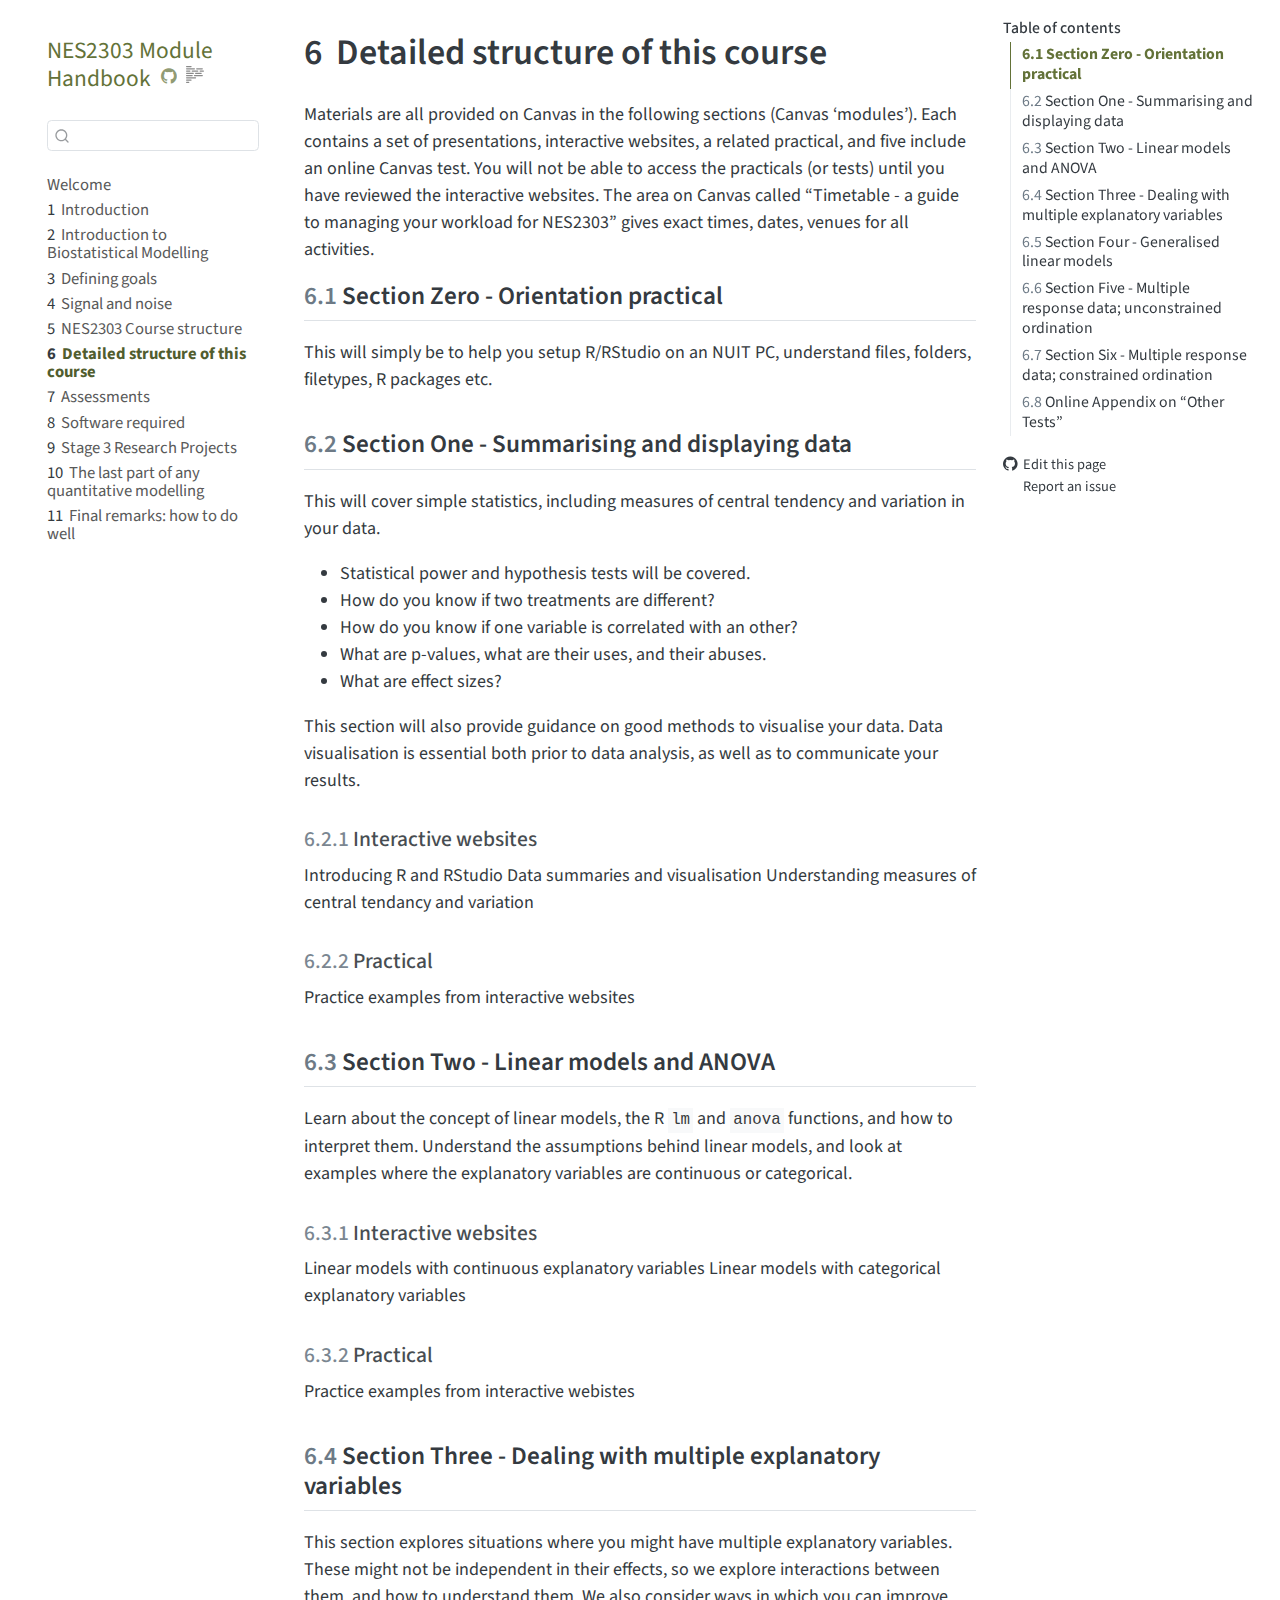
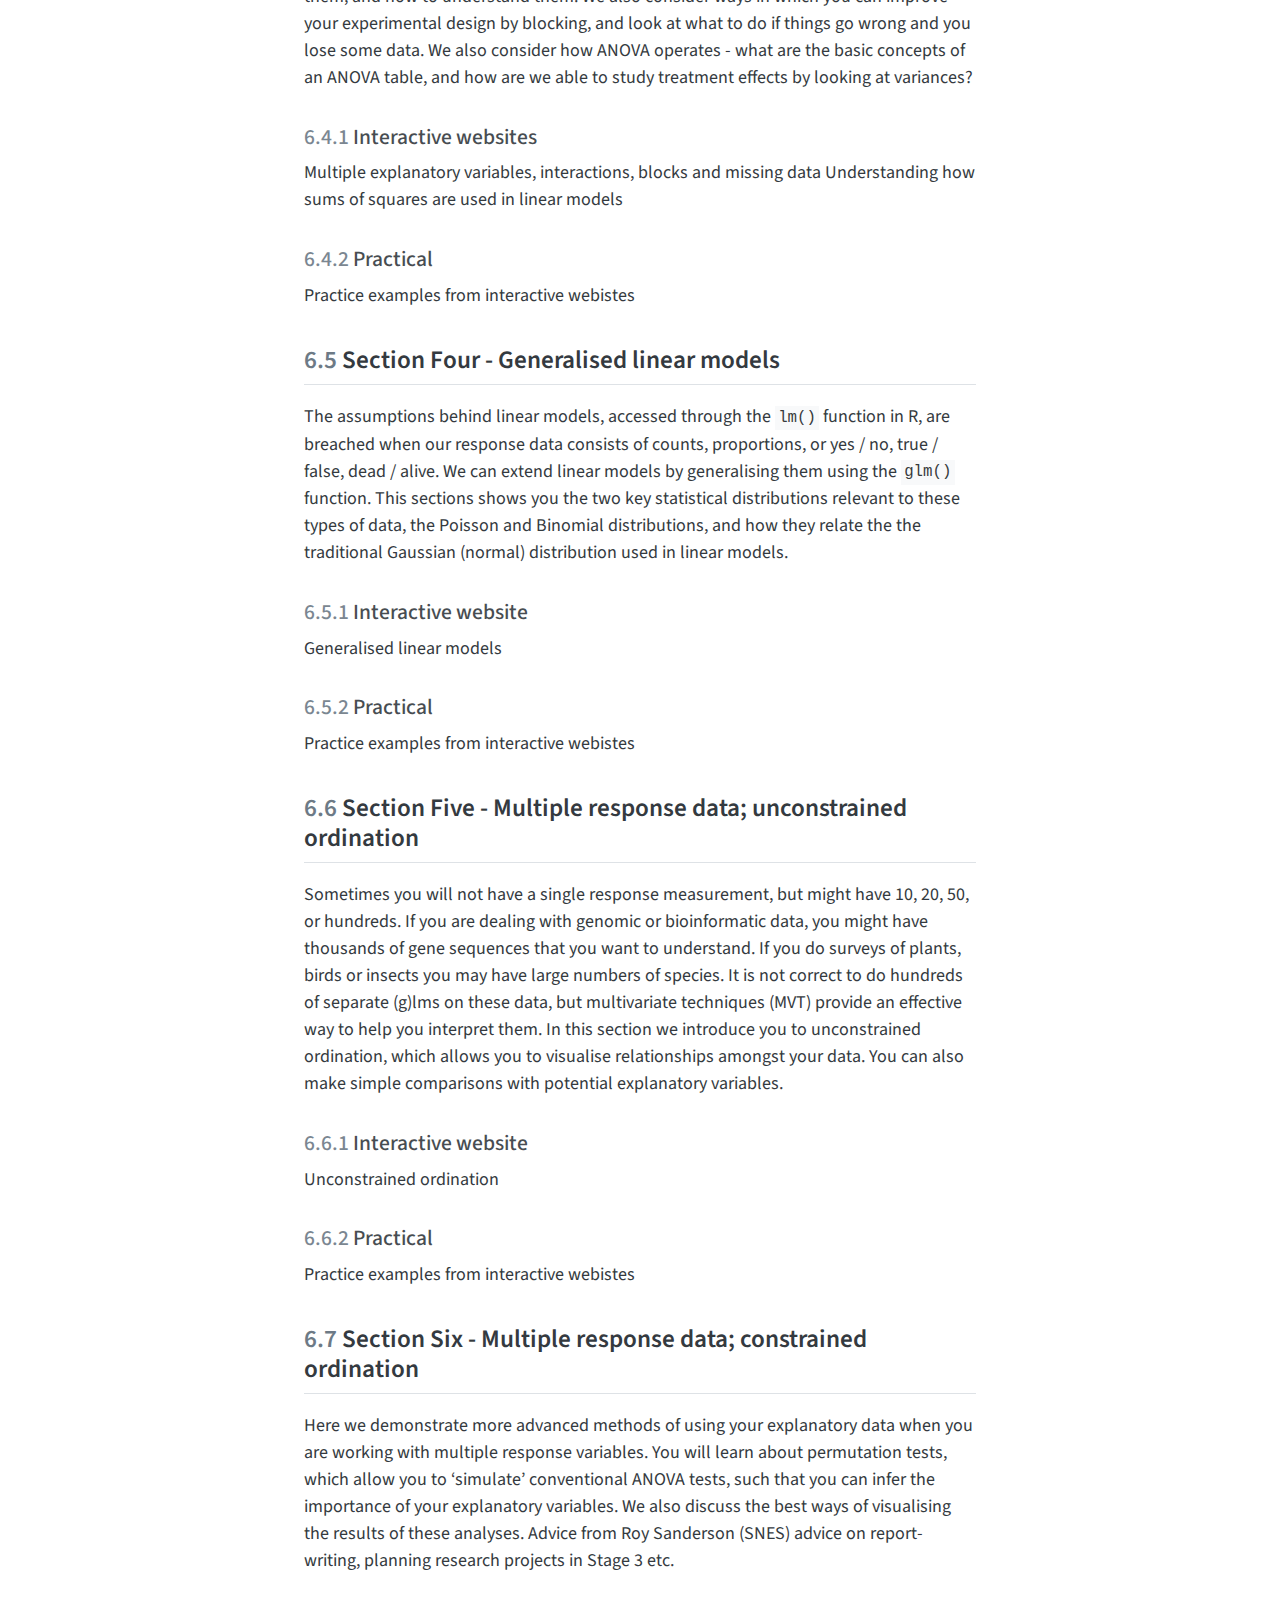
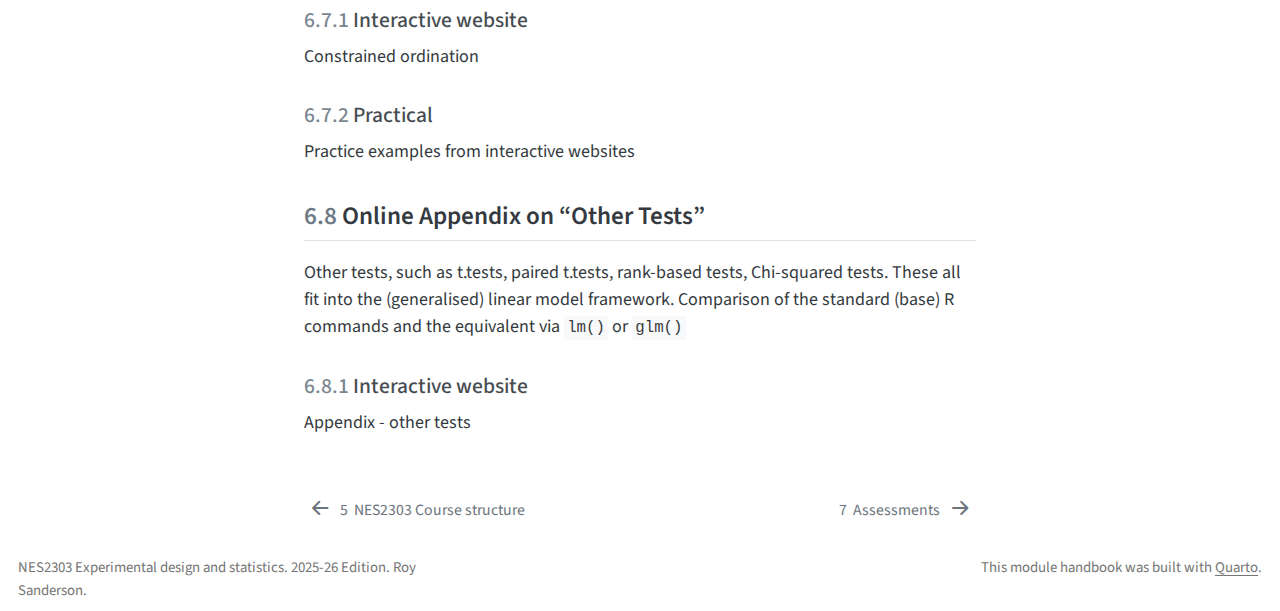
<file: docs/weekly.html>
<!DOCTYPE html>
<html xmlns="http://www.w3.org/1999/xhtml" lang="en" xml:lang="en"><head>

<meta charset="utf-8">
<meta name="generator" content="quarto-1.5.57">

<meta name="viewport" content="width=device-width, initial-scale=1.0, user-scalable=yes">


<title>6&nbsp; Detailed structure of this course – NES2303 Module Handbook</title>
<style>
code{white-space: pre-wrap;}
span.smallcaps{font-variant: small-caps;}
div.columns{display: flex; gap: min(4vw, 1.5em);}
div.column{flex: auto; overflow-x: auto;}
div.hanging-indent{margin-left: 1.5em; text-indent: -1.5em;}
ul.task-list{list-style: none;}
ul.task-list li input[type="checkbox"] {
  width: 0.8em;
  margin: 0 0.8em 0.2em -1em; /* quarto-specific, see https://github.com/quarto-dev/quarto-cli/issues/4556 */ 
  vertical-align: middle;
}
</style>


<script src="site_libs/quarto-nav/quarto-nav.js"></script>
<script src="site_libs/quarto-nav/headroom.min.js"></script>
<script src="site_libs/clipboard/clipboard.min.js"></script>
<script src="site_libs/quarto-search/autocomplete.umd.js"></script>
<script src="site_libs/quarto-search/fuse.min.js"></script>
<script src="site_libs/quarto-search/quarto-search.js"></script>
<meta name="quarto:offset" content="./">
<link href="./assessments.html" rel="next">
<link href="./structure.html" rel="prev">
<link href="./cover.png" rel="icon" type="image/png">
<script src="site_libs/quarto-html/quarto.js"></script>
<script src="site_libs/quarto-html/popper.min.js"></script>
<script src="site_libs/quarto-html/tippy.umd.min.js"></script>
<script src="site_libs/quarto-html/anchor.min.js"></script>
<link href="site_libs/quarto-html/tippy.css" rel="stylesheet">
<link href="site_libs/quarto-html/quarto-syntax-highlighting.css" rel="stylesheet" id="quarto-text-highlighting-styles">
<script src="site_libs/bootstrap/bootstrap.min.js"></script>
<link href="site_libs/bootstrap/bootstrap-icons.css" rel="stylesheet">
<link href="site_libs/bootstrap/bootstrap.min.css" rel="stylesheet" id="quarto-bootstrap" data-mode="light">
<script id="quarto-search-options" type="application/json">{
  "location": "sidebar",
  "copy-button": false,
  "collapse-after": 3,
  "panel-placement": "start",
  "type": "textbox",
  "limit": 50,
  "keyboard-shortcut": [
    "f",
    "/",
    "s"
  ],
  "show-item-context": false,
  "language": {
    "search-no-results-text": "No results",
    "search-matching-documents-text": "matching documents",
    "search-copy-link-title": "Copy link to search",
    "search-hide-matches-text": "Hide additional matches",
    "search-more-match-text": "more match in this document",
    "search-more-matches-text": "more matches in this document",
    "search-clear-button-title": "Clear",
    "search-text-placeholder": "",
    "search-detached-cancel-button-title": "Cancel",
    "search-submit-button-title": "Submit",
    "search-label": "Search"
  }
}</script>


</head>

<body class="nav-sidebar floating">

<div id="quarto-search-results"></div>
  <header id="quarto-header" class="headroom fixed-top">
  <nav class="quarto-secondary-nav">
    <div class="container-fluid d-flex">
      <button type="button" class="quarto-btn-toggle btn" data-bs-toggle="collapse" role="button" data-bs-target=".quarto-sidebar-collapse-item" aria-controls="quarto-sidebar" aria-expanded="false" aria-label="Toggle sidebar navigation" onclick="if (window.quartoToggleHeadroom) { window.quartoToggleHeadroom(); }">
        <i class="bi bi-layout-text-sidebar-reverse"></i>
      </button>
        <nav class="quarto-page-breadcrumbs" aria-label="breadcrumb"><ol class="breadcrumb"><li class="breadcrumb-item"><a href="./weekly.html"><span class="chapter-number">6</span>&nbsp; <span class="chapter-title">Detailed structure of this course</span></a></li></ol></nav>
        <a class="flex-grow-1" role="navigation" data-bs-toggle="collapse" data-bs-target=".quarto-sidebar-collapse-item" aria-controls="quarto-sidebar" aria-expanded="false" aria-label="Toggle sidebar navigation" onclick="if (window.quartoToggleHeadroom) { window.quartoToggleHeadroom(); }">      
        </a>
      <button type="button" class="btn quarto-search-button" aria-label="Search" onclick="window.quartoOpenSearch();">
        <i class="bi bi-search"></i>
      </button>
    </div>
  </nav>
</header>
<!-- content -->
<div id="quarto-content" class="quarto-container page-columns page-rows-contents page-layout-article">
<!-- sidebar -->
  <nav id="quarto-sidebar" class="sidebar collapse collapse-horizontal quarto-sidebar-collapse-item sidebar-navigation floating overflow-auto">
    <div class="pt-lg-2 mt-2 text-left sidebar-header">
    <div class="sidebar-title mb-0 py-0">
      <a href="./">NES2303 Module Handbook</a> 
        <div class="sidebar-tools-main">
    <a href="https://github.com/rasanderson/NES2303-ModuleHandbook" title="Source Code" class="quarto-navigation-tool px-1" aria-label="Source Code"><i class="bi bi-github"></i></a>
  <a href="" class="quarto-reader-toggle quarto-navigation-tool px-1" onclick="window.quartoToggleReader(); return false;" title="Toggle reader mode">
  <div class="quarto-reader-toggle-btn">
  <i class="bi"></i>
  </div>
</a>
</div>
    </div>
      </div>
        <div class="mt-2 flex-shrink-0 align-items-center">
        <div class="sidebar-search">
        <div id="quarto-search" class="" title="Search"></div>
        </div>
        </div>
    <div class="sidebar-menu-container"> 
    <ul class="list-unstyled mt-1">
        <li class="sidebar-item">
  <div class="sidebar-item-container"> 
  <a href="./index.html" class="sidebar-item-text sidebar-link">
 <span class="menu-text">Welcome</span></a>
  </div>
</li>
        <li class="sidebar-item">
  <div class="sidebar-item-container"> 
  <a href="./intro.html" class="sidebar-item-text sidebar-link">
 <span class="menu-text"><span class="chapter-number">1</span>&nbsp; <span class="chapter-title">Introduction</span></span></a>
  </div>
</li>
        <li class="sidebar-item">
  <div class="sidebar-item-container"> 
  <a href="./biomod.html" class="sidebar-item-text sidebar-link">
 <span class="menu-text"><span class="chapter-number">2</span>&nbsp; <span class="chapter-title">Introduction to Biostatistical Modelling</span></span></a>
  </div>
</li>
        <li class="sidebar-item">
  <div class="sidebar-item-container"> 
  <a href="./goals.html" class="sidebar-item-text sidebar-link">
 <span class="menu-text"><span class="chapter-number">3</span>&nbsp; <span class="chapter-title">Defining goals</span></span></a>
  </div>
</li>
        <li class="sidebar-item">
  <div class="sidebar-item-container"> 
  <a href="./signal_noise.html" class="sidebar-item-text sidebar-link">
 <span class="menu-text"><span class="chapter-number">4</span>&nbsp; <span class="chapter-title">Signal and noise</span></span></a>
  </div>
</li>
        <li class="sidebar-item">
  <div class="sidebar-item-container"> 
  <a href="./structure.html" class="sidebar-item-text sidebar-link">
 <span class="menu-text"><span class="chapter-number">5</span>&nbsp; <span class="chapter-title">NES2303 Course structure</span></span></a>
  </div>
</li>
        <li class="sidebar-item">
  <div class="sidebar-item-container"> 
  <a href="./weekly.html" class="sidebar-item-text sidebar-link active">
 <span class="menu-text"><span class="chapter-number">6</span>&nbsp; <span class="chapter-title">Detailed structure of this course</span></span></a>
  </div>
</li>
        <li class="sidebar-item">
  <div class="sidebar-item-container"> 
  <a href="./assessments.html" class="sidebar-item-text sidebar-link">
 <span class="menu-text"><span class="chapter-number">7</span>&nbsp; <span class="chapter-title">Assessments</span></span></a>
  </div>
</li>
        <li class="sidebar-item">
  <div class="sidebar-item-container"> 
  <a href="./software.html" class="sidebar-item-text sidebar-link">
 <span class="menu-text"><span class="chapter-number">8</span>&nbsp; <span class="chapter-title">Software required</span></span></a>
  </div>
</li>
        <li class="sidebar-item">
  <div class="sidebar-item-container"> 
  <a href="./stage3.html" class="sidebar-item-text sidebar-link">
 <span class="menu-text"><span class="chapter-number">9</span>&nbsp; <span class="chapter-title">Stage 3 Research Projects</span></span></a>
  </div>
</li>
        <li class="sidebar-item">
  <div class="sidebar-item-container"> 
  <a href="./reports.html" class="sidebar-item-text sidebar-link">
 <span class="menu-text"><span class="chapter-number">10</span>&nbsp; <span class="chapter-title">The last part of any quantitative modelling</span></span></a>
  </div>
</li>
        <li class="sidebar-item">
  <div class="sidebar-item-container"> 
  <a href="./final_remarks.html" class="sidebar-item-text sidebar-link">
 <span class="menu-text"><span class="chapter-number">11</span>&nbsp; <span class="chapter-title">Final remarks: how to do well</span></span></a>
  </div>
</li>
    </ul>
    </div>
</nav>
<div id="quarto-sidebar-glass" class="quarto-sidebar-collapse-item" data-bs-toggle="collapse" data-bs-target=".quarto-sidebar-collapse-item"></div>
<!-- margin-sidebar -->
    <div id="quarto-margin-sidebar" class="sidebar margin-sidebar">
        <nav id="TOC" role="doc-toc" class="toc-active">
    <h2 id="toc-title">Table of contents</h2>
   
  <ul>
  <li><a href="#section-zero---orientation-practical" id="toc-section-zero---orientation-practical" class="nav-link active" data-scroll-target="#section-zero---orientation-practical"><span class="header-section-number">6.1</span> Section Zero - Orientation practical</a></li>
  <li><a href="#section-one---summarising-and-displaying-data" id="toc-section-one---summarising-and-displaying-data" class="nav-link" data-scroll-target="#section-one---summarising-and-displaying-data"><span class="header-section-number">6.2</span> Section One - Summarising and displaying data</a>
  <ul class="collapse">
  <li><a href="#interactive-websites" id="toc-interactive-websites" class="nav-link" data-scroll-target="#interactive-websites"><span class="header-section-number">6.2.1</span> Interactive websites</a></li>
  <li><a href="#practical" id="toc-practical" class="nav-link" data-scroll-target="#practical"><span class="header-section-number">6.2.2</span> Practical</a></li>
  </ul></li>
  <li><a href="#section-two---linear-models-and-anova" id="toc-section-two---linear-models-and-anova" class="nav-link" data-scroll-target="#section-two---linear-models-and-anova"><span class="header-section-number">6.3</span> Section Two - Linear models and ANOVA</a>
  <ul class="collapse">
  <li><a href="#interactive-websites-1" id="toc-interactive-websites-1" class="nav-link" data-scroll-target="#interactive-websites-1"><span class="header-section-number">6.3.1</span> Interactive websites</a></li>
  <li><a href="#practical-1" id="toc-practical-1" class="nav-link" data-scroll-target="#practical-1"><span class="header-section-number">6.3.2</span> Practical</a></li>
  </ul></li>
  <li><a href="#section-three---dealing-with-multiple-explanatory-variables" id="toc-section-three---dealing-with-multiple-explanatory-variables" class="nav-link" data-scroll-target="#section-three---dealing-with-multiple-explanatory-variables"><span class="header-section-number">6.4</span> Section Three - Dealing with multiple explanatory variables</a>
  <ul class="collapse">
  <li><a href="#interactive-websites-2" id="toc-interactive-websites-2" class="nav-link" data-scroll-target="#interactive-websites-2"><span class="header-section-number">6.4.1</span> Interactive websites</a></li>
  <li><a href="#practical-2" id="toc-practical-2" class="nav-link" data-scroll-target="#practical-2"><span class="header-section-number">6.4.2</span> Practical</a></li>
  </ul></li>
  <li><a href="#section-four---generalised-linear-models" id="toc-section-four---generalised-linear-models" class="nav-link" data-scroll-target="#section-four---generalised-linear-models"><span class="header-section-number">6.5</span> Section Four - Generalised linear models</a>
  <ul class="collapse">
  <li><a href="#interactive-website" id="toc-interactive-website" class="nav-link" data-scroll-target="#interactive-website"><span class="header-section-number">6.5.1</span> Interactive website</a></li>
  <li><a href="#practical-3" id="toc-practical-3" class="nav-link" data-scroll-target="#practical-3"><span class="header-section-number">6.5.2</span> Practical</a></li>
  </ul></li>
  <li><a href="#section-five---multiple-response-data-unconstrained-ordination" id="toc-section-five---multiple-response-data-unconstrained-ordination" class="nav-link" data-scroll-target="#section-five---multiple-response-data-unconstrained-ordination"><span class="header-section-number">6.6</span> Section Five - Multiple response data; unconstrained ordination</a>
  <ul class="collapse">
  <li><a href="#interactive-website-1" id="toc-interactive-website-1" class="nav-link" data-scroll-target="#interactive-website-1"><span class="header-section-number">6.6.1</span> Interactive website</a></li>
  <li><a href="#practical-4" id="toc-practical-4" class="nav-link" data-scroll-target="#practical-4"><span class="header-section-number">6.6.2</span> Practical</a></li>
  </ul></li>
  <li><a href="#section-six---multiple-response-data-constrained-ordination" id="toc-section-six---multiple-response-data-constrained-ordination" class="nav-link" data-scroll-target="#section-six---multiple-response-data-constrained-ordination"><span class="header-section-number">6.7</span> Section Six - Multiple response data; constrained ordination</a>
  <ul class="collapse">
  <li><a href="#interactive-website-2" id="toc-interactive-website-2" class="nav-link" data-scroll-target="#interactive-website-2"><span class="header-section-number">6.7.1</span> Interactive website</a></li>
  <li><a href="#practical-5" id="toc-practical-5" class="nav-link" data-scroll-target="#practical-5"><span class="header-section-number">6.7.2</span> Practical</a></li>
  </ul></li>
  <li><a href="#online-appendix-on-other-tests" id="toc-online-appendix-on-other-tests" class="nav-link" data-scroll-target="#online-appendix-on-other-tests"><span class="header-section-number">6.8</span> Online Appendix on “Other Tests”</a>
  <ul class="collapse">
  <li><a href="#interactive-website-3" id="toc-interactive-website-3" class="nav-link" data-scroll-target="#interactive-website-3"><span class="header-section-number">6.8.1</span> Interactive website</a></li>
  </ul></li>
  </ul>
<div class="toc-actions"><ul><li><a href="https://github.com/rasanderson/NES2303-ModuleHandbook/edit/main/weekly.qmd" class="toc-action"><i class="bi bi-github"></i>Edit this page</a></li><li><a href="https://github.com/rasanderson/NES2303-ModuleHandbook/issues/new" class="toc-action"><i class="bi empty"></i>Report an issue</a></li></ul></div></nav>
    </div>
<!-- main -->
<main class="content" id="quarto-document-content">

<header id="title-block-header" class="quarto-title-block default">
<div class="quarto-title">
<h1 class="title"><span class="chapter-number">6</span>&nbsp; <span class="chapter-title">Detailed structure of this course</span></h1>
</div>



<div class="quarto-title-meta">

    
  
    
  </div>
  


</header>


<p>Materials are all provided on Canvas in the following sections (Canvas ‘modules’). Each contains a set of presentations, interactive websites, a related practical, and five include an online Canvas test. You will not be able to access the practicals (or tests) until you have reviewed the interactive websites. The area on Canvas called “Timetable - a guide to managing your workload for NES2303” gives exact times, dates, venues for all activities.</p>
<section id="section-zero---orientation-practical" class="level2" data-number="6.1">
<h2 data-number="6.1" class="anchored" data-anchor-id="section-zero---orientation-practical"><span class="header-section-number">6.1</span> Section Zero - Orientation practical</h2>
<p>This will simply be to help you setup R/RStudio on an NUIT PC, understand files, folders, filetypes, R packages etc.</p>
</section>
<section id="section-one---summarising-and-displaying-data" class="level2" data-number="6.2">
<h2 data-number="6.2" class="anchored" data-anchor-id="section-one---summarising-and-displaying-data"><span class="header-section-number">6.2</span> Section One - Summarising and displaying data</h2>
<p>This will cover simple statistics, including measures of central tendency and variation in your data.</p>
<ul>
<li>Statistical power and hypothesis tests will be covered.</li>
<li>How do you know if two treatments are different?</li>
<li>How do you know if one variable is correlated with an other?</li>
<li>What are p-values, what are their uses, and their abuses.</li>
<li>What are effect sizes?</li>
</ul>
<p>This section will also provide guidance on good methods to visualise your data. Data visualisation is essential both prior to data analysis, as well as to communicate your results.</p>
<section id="interactive-websites" class="level3" data-number="6.2.1">
<h3 data-number="6.2.1" class="anchored" data-anchor-id="interactive-websites"><span class="header-section-number">6.2.1</span> Interactive websites</h3>
<p>Introducing R and RStudio Data summaries and visualisation Understanding measures of central tendancy and variation</p>
</section>
<section id="practical" class="level3" data-number="6.2.2">
<h3 data-number="6.2.2" class="anchored" data-anchor-id="practical"><span class="header-section-number">6.2.2</span> Practical</h3>
<p>Practice examples from interactive websites</p>
</section>
</section>
<section id="section-two---linear-models-and-anova" class="level2" data-number="6.3">
<h2 data-number="6.3" class="anchored" data-anchor-id="section-two---linear-models-and-anova"><span class="header-section-number">6.3</span> Section Two - Linear models and ANOVA</h2>
<p>Learn about the concept of linear models, the R <code>lm</code> and <code>anova</code> functions, and how to interpret them. Understand the assumptions behind linear models, and look at examples where the explanatory variables are continuous or categorical.</p>
<section id="interactive-websites-1" class="level3" data-number="6.3.1">
<h3 data-number="6.3.1" class="anchored" data-anchor-id="interactive-websites-1"><span class="header-section-number">6.3.1</span> Interactive websites</h3>
<p>Linear models with continuous explanatory variables Linear models with categorical explanatory variables</p>
</section>
<section id="practical-1" class="level3" data-number="6.3.2">
<h3 data-number="6.3.2" class="anchored" data-anchor-id="practical-1"><span class="header-section-number">6.3.2</span> Practical</h3>
<p>Practice examples from interactive webistes</p>
</section>
</section>
<section id="section-three---dealing-with-multiple-explanatory-variables" class="level2" data-number="6.4">
<h2 data-number="6.4" class="anchored" data-anchor-id="section-three---dealing-with-multiple-explanatory-variables"><span class="header-section-number">6.4</span> Section Three - Dealing with multiple explanatory variables</h2>
<p>This section explores situations where you might have multiple explanatory variables. These might not be independent in their effects, so we explore interactions between them, and how to understand them. We also consider ways in which you can improve your experimental design by blocking, and look at what to do if things go wrong and you lose some data. We also consider how ANOVA operates - what are the basic concepts of an ANOVA table, and how are we able to study treatment effects by looking at variances?</p>
<section id="interactive-websites-2" class="level3" data-number="6.4.1">
<h3 data-number="6.4.1" class="anchored" data-anchor-id="interactive-websites-2"><span class="header-section-number">6.4.1</span> Interactive websites</h3>
<p>Multiple explanatory variables, interactions, blocks and missing data Understanding how sums of squares are used in linear models</p>
</section>
<section id="practical-2" class="level3" data-number="6.4.2">
<h3 data-number="6.4.2" class="anchored" data-anchor-id="practical-2"><span class="header-section-number">6.4.2</span> Practical</h3>
<p>Practice examples from interactive webistes</p>
</section>
</section>
<section id="section-four---generalised-linear-models" class="level2" data-number="6.5">
<h2 data-number="6.5" class="anchored" data-anchor-id="section-four---generalised-linear-models"><span class="header-section-number">6.5</span> Section Four - Generalised linear models</h2>
<p>The assumptions behind linear models, accessed through the <code>lm()</code> function in R, are breached when our response data consists of counts, proportions, or yes / no, true / false, dead / alive. We can extend linear models by generalising them using the <code>glm()</code> function. This sections shows you the two key statistical distributions relevant to these types of data, the Poisson and Binomial distributions, and how they relate the the traditional Gaussian (normal) distribution used in linear models.</p>
<section id="interactive-website" class="level3" data-number="6.5.1">
<h3 data-number="6.5.1" class="anchored" data-anchor-id="interactive-website"><span class="header-section-number">6.5.1</span> Interactive website</h3>
<p>Generalised linear models</p>
</section>
<section id="practical-3" class="level3" data-number="6.5.2">
<h3 data-number="6.5.2" class="anchored" data-anchor-id="practical-3"><span class="header-section-number">6.5.2</span> Practical</h3>
<p>Practice examples from interactive webistes</p>
</section>
</section>
<section id="section-five---multiple-response-data-unconstrained-ordination" class="level2" data-number="6.6">
<h2 data-number="6.6" class="anchored" data-anchor-id="section-five---multiple-response-data-unconstrained-ordination"><span class="header-section-number">6.6</span> Section Five - Multiple response data; unconstrained ordination</h2>
<p>Sometimes you will not have a single response measurement, but might have 10, 20, 50, or hundreds. If you are dealing with genomic or bioinformatic data, you might have thousands of gene sequences that you want to understand. If you do surveys of plants, birds or insects you may have large numbers of species. It is not correct to do hundreds of separate (g)lms on these data, but multivariate techniques (MVT) provide an effective way to help you interpret them. In this section we introduce you to unconstrained ordination, which allows you to visualise relationships amongst your data. You can also make simple comparisons with potential explanatory variables.</p>
<section id="interactive-website-1" class="level3" data-number="6.6.1">
<h3 data-number="6.6.1" class="anchored" data-anchor-id="interactive-website-1"><span class="header-section-number">6.6.1</span> Interactive website</h3>
<p>Unconstrained ordination</p>
</section>
<section id="practical-4" class="level3" data-number="6.6.2">
<h3 data-number="6.6.2" class="anchored" data-anchor-id="practical-4"><span class="header-section-number">6.6.2</span> Practical</h3>
<p>Practice examples from interactive webistes</p>
</section>
</section>
<section id="section-six---multiple-response-data-constrained-ordination" class="level2" data-number="6.7">
<h2 data-number="6.7" class="anchored" data-anchor-id="section-six---multiple-response-data-constrained-ordination"><span class="header-section-number">6.7</span> Section Six - Multiple response data; constrained ordination</h2>
<p>Here we demonstrate more advanced methods of using your explanatory data when you are working with multiple response variables. You will learn about permutation tests, which allow you to ‘simulate’ conventional ANOVA tests, such that you can infer the importance of your explanatory variables. We also discuss the best ways of visualising the results of these analyses. Advice from Roy Sanderson (SNES) advice on report-writing, planning research projects in Stage 3 etc.</p>
<section id="interactive-website-2" class="level3" data-number="6.7.1">
<h3 data-number="6.7.1" class="anchored" data-anchor-id="interactive-website-2"><span class="header-section-number">6.7.1</span> Interactive website</h3>
<p>Constrained ordination</p>
</section>
<section id="practical-5" class="level3" data-number="6.7.2">
<h3 data-number="6.7.2" class="anchored" data-anchor-id="practical-5"><span class="header-section-number">6.7.2</span> Practical</h3>
<p>Practice examples from interactive websites</p>
</section>
</section>
<section id="online-appendix-on-other-tests" class="level2" data-number="6.8">
<h2 data-number="6.8" class="anchored" data-anchor-id="online-appendix-on-other-tests"><span class="header-section-number">6.8</span> Online Appendix on “Other Tests”</h2>
<p>Other tests, such as t.tests, paired t.tests, rank-based tests, Chi-squared tests. These all fit into the (generalised) linear model framework. Comparison of the standard (base) R commands and the equivalent via <code>lm()</code> or <code>glm()</code></p>
<section id="interactive-website-3" class="level3" data-number="6.8.1">
<h3 data-number="6.8.1" class="anchored" data-anchor-id="interactive-website-3"><span class="header-section-number">6.8.1</span> Interactive website</h3>
<p>Appendix - other tests</p>


</section>
</section>

</main> <!-- /main -->
<script id="quarto-html-after-body" type="application/javascript">
window.document.addEventListener("DOMContentLoaded", function (event) {
  const toggleBodyColorMode = (bsSheetEl) => {
    const mode = bsSheetEl.getAttribute("data-mode");
    const bodyEl = window.document.querySelector("body");
    if (mode === "dark") {
      bodyEl.classList.add("quarto-dark");
      bodyEl.classList.remove("quarto-light");
    } else {
      bodyEl.classList.add("quarto-light");
      bodyEl.classList.remove("quarto-dark");
    }
  }
  const toggleBodyColorPrimary = () => {
    const bsSheetEl = window.document.querySelector("link#quarto-bootstrap");
    if (bsSheetEl) {
      toggleBodyColorMode(bsSheetEl);
    }
  }
  toggleBodyColorPrimary();  
  const icon = "";
  const anchorJS = new window.AnchorJS();
  anchorJS.options = {
    placement: 'right',
    icon: icon
  };
  anchorJS.add('.anchored');
  const isCodeAnnotation = (el) => {
    for (const clz of el.classList) {
      if (clz.startsWith('code-annotation-')) {                     
        return true;
      }
    }
    return false;
  }
  const onCopySuccess = function(e) {
    // button target
    const button = e.trigger;
    // don't keep focus
    button.blur();
    // flash "checked"
    button.classList.add('code-copy-button-checked');
    var currentTitle = button.getAttribute("title");
    button.setAttribute("title", "Copied!");
    let tooltip;
    if (window.bootstrap) {
      button.setAttribute("data-bs-toggle", "tooltip");
      button.setAttribute("data-bs-placement", "left");
      button.setAttribute("data-bs-title", "Copied!");
      tooltip = new bootstrap.Tooltip(button, 
        { trigger: "manual", 
          customClass: "code-copy-button-tooltip",
          offset: [0, -8]});
      tooltip.show();    
    }
    setTimeout(function() {
      if (tooltip) {
        tooltip.hide();
        button.removeAttribute("data-bs-title");
        button.removeAttribute("data-bs-toggle");
        button.removeAttribute("data-bs-placement");
      }
      button.setAttribute("title", currentTitle);
      button.classList.remove('code-copy-button-checked');
    }, 1000);
    // clear code selection
    e.clearSelection();
  }
  const getTextToCopy = function(trigger) {
      const codeEl = trigger.previousElementSibling.cloneNode(true);
      for (const childEl of codeEl.children) {
        if (isCodeAnnotation(childEl)) {
          childEl.remove();
        }
      }
      return codeEl.innerText;
  }
  const clipboard = new window.ClipboardJS('.code-copy-button:not([data-in-quarto-modal])', {
    text: getTextToCopy
  });
  clipboard.on('success', onCopySuccess);
  if (window.document.getElementById('quarto-embedded-source-code-modal')) {
    // For code content inside modals, clipBoardJS needs to be initialized with a container option
    // TODO: Check when it could be a function (https://github.com/zenorocha/clipboard.js/issues/860)
    const clipboardModal = new window.ClipboardJS('.code-copy-button[data-in-quarto-modal]', {
      text: getTextToCopy,
      container: window.document.getElementById('quarto-embedded-source-code-modal')
    });
    clipboardModal.on('success', onCopySuccess);
  }
    var localhostRegex = new RegExp(/^(?:http|https):\/\/localhost\:?[0-9]*\//);
    var mailtoRegex = new RegExp(/^mailto:/);
      var filterRegex = new RegExp("https:\/\/ncl\.instructure\.com\/courses\/67972");
    var isInternal = (href) => {
        return filterRegex.test(href) || localhostRegex.test(href) || mailtoRegex.test(href);
    }
    // Inspect non-navigation links and adorn them if external
 	var links = window.document.querySelectorAll('a[href]:not(.nav-link):not(.navbar-brand):not(.toc-action):not(.sidebar-link):not(.sidebar-item-toggle):not(.pagination-link):not(.no-external):not([aria-hidden]):not(.dropdown-item):not(.quarto-navigation-tool):not(.about-link)');
    for (var i=0; i<links.length; i++) {
      const link = links[i];
      if (!isInternal(link.href)) {
        // undo the damage that might have been done by quarto-nav.js in the case of
        // links that we want to consider external
        if (link.dataset.originalHref !== undefined) {
          link.href = link.dataset.originalHref;
        }
      }
    }
  function tippyHover(el, contentFn, onTriggerFn, onUntriggerFn) {
    const config = {
      allowHTML: true,
      maxWidth: 500,
      delay: 100,
      arrow: false,
      appendTo: function(el) {
          return el.parentElement;
      },
      interactive: true,
      interactiveBorder: 10,
      theme: 'quarto',
      placement: 'bottom-start',
    };
    if (contentFn) {
      config.content = contentFn;
    }
    if (onTriggerFn) {
      config.onTrigger = onTriggerFn;
    }
    if (onUntriggerFn) {
      config.onUntrigger = onUntriggerFn;
    }
    window.tippy(el, config); 
  }
  const noterefs = window.document.querySelectorAll('a[role="doc-noteref"]');
  for (var i=0; i<noterefs.length; i++) {
    const ref = noterefs[i];
    tippyHover(ref, function() {
      // use id or data attribute instead here
      let href = ref.getAttribute('data-footnote-href') || ref.getAttribute('href');
      try { href = new URL(href).hash; } catch {}
      const id = href.replace(/^#\/?/, "");
      const note = window.document.getElementById(id);
      if (note) {
        return note.innerHTML;
      } else {
        return "";
      }
    });
  }
  const xrefs = window.document.querySelectorAll('a.quarto-xref');
  const processXRef = (id, note) => {
    // Strip column container classes
    const stripColumnClz = (el) => {
      el.classList.remove("page-full", "page-columns");
      if (el.children) {
        for (const child of el.children) {
          stripColumnClz(child);
        }
      }
    }
    stripColumnClz(note)
    if (id === null || id.startsWith('sec-')) {
      // Special case sections, only their first couple elements
      const container = document.createElement("div");
      if (note.children && note.children.length > 2) {
        container.appendChild(note.children[0].cloneNode(true));
        for (let i = 1; i < note.children.length; i++) {
          const child = note.children[i];
          if (child.tagName === "P" && child.innerText === "") {
            continue;
          } else {
            container.appendChild(child.cloneNode(true));
            break;
          }
        }
        if (window.Quarto?.typesetMath) {
          window.Quarto.typesetMath(container);
        }
        return container.innerHTML
      } else {
        if (window.Quarto?.typesetMath) {
          window.Quarto.typesetMath(note);
        }
        return note.innerHTML;
      }
    } else {
      // Remove any anchor links if they are present
      const anchorLink = note.querySelector('a.anchorjs-link');
      if (anchorLink) {
        anchorLink.remove();
      }
      if (window.Quarto?.typesetMath) {
        window.Quarto.typesetMath(note);
      }
      // TODO in 1.5, we should make sure this works without a callout special case
      if (note.classList.contains("callout")) {
        return note.outerHTML;
      } else {
        return note.innerHTML;
      }
    }
  }
  for (var i=0; i<xrefs.length; i++) {
    const xref = xrefs[i];
    tippyHover(xref, undefined, function(instance) {
      instance.disable();
      let url = xref.getAttribute('href');
      let hash = undefined; 
      if (url.startsWith('#')) {
        hash = url;
      } else {
        try { hash = new URL(url).hash; } catch {}
      }
      if (hash) {
        const id = hash.replace(/^#\/?/, "");
        const note = window.document.getElementById(id);
        if (note !== null) {
          try {
            const html = processXRef(id, note.cloneNode(true));
            instance.setContent(html);
          } finally {
            instance.enable();
            instance.show();
          }
        } else {
          // See if we can fetch this
          fetch(url.split('#')[0])
          .then(res => res.text())
          .then(html => {
            const parser = new DOMParser();
            const htmlDoc = parser.parseFromString(html, "text/html");
            const note = htmlDoc.getElementById(id);
            if (note !== null) {
              const html = processXRef(id, note);
              instance.setContent(html);
            } 
          }).finally(() => {
            instance.enable();
            instance.show();
          });
        }
      } else {
        // See if we can fetch a full url (with no hash to target)
        // This is a special case and we should probably do some content thinning / targeting
        fetch(url)
        .then(res => res.text())
        .then(html => {
          const parser = new DOMParser();
          const htmlDoc = parser.parseFromString(html, "text/html");
          const note = htmlDoc.querySelector('main.content');
          if (note !== null) {
            // This should only happen for chapter cross references
            // (since there is no id in the URL)
            // remove the first header
            if (note.children.length > 0 && note.children[0].tagName === "HEADER") {
              note.children[0].remove();
            }
            const html = processXRef(null, note);
            instance.setContent(html);
          } 
        }).finally(() => {
          instance.enable();
          instance.show();
        });
      }
    }, function(instance) {
    });
  }
      let selectedAnnoteEl;
      const selectorForAnnotation = ( cell, annotation) => {
        let cellAttr = 'data-code-cell="' + cell + '"';
        let lineAttr = 'data-code-annotation="' +  annotation + '"';
        const selector = 'span[' + cellAttr + '][' + lineAttr + ']';
        return selector;
      }
      const selectCodeLines = (annoteEl) => {
        const doc = window.document;
        const targetCell = annoteEl.getAttribute("data-target-cell");
        const targetAnnotation = annoteEl.getAttribute("data-target-annotation");
        const annoteSpan = window.document.querySelector(selectorForAnnotation(targetCell, targetAnnotation));
        const lines = annoteSpan.getAttribute("data-code-lines").split(",");
        const lineIds = lines.map((line) => {
          return targetCell + "-" + line;
        })
        let top = null;
        let height = null;
        let parent = null;
        if (lineIds.length > 0) {
            //compute the position of the single el (top and bottom and make a div)
            const el = window.document.getElementById(lineIds[0]);
            top = el.offsetTop;
            height = el.offsetHeight;
            parent = el.parentElement.parentElement;
          if (lineIds.length > 1) {
            const lastEl = window.document.getElementById(lineIds[lineIds.length - 1]);
            const bottom = lastEl.offsetTop + lastEl.offsetHeight;
            height = bottom - top;
          }
          if (top !== null && height !== null && parent !== null) {
            // cook up a div (if necessary) and position it 
            let div = window.document.getElementById("code-annotation-line-highlight");
            if (div === null) {
              div = window.document.createElement("div");
              div.setAttribute("id", "code-annotation-line-highlight");
              div.style.position = 'absolute';
              parent.appendChild(div);
            }
            div.style.top = top - 2 + "px";
            div.style.height = height + 4 + "px";
            div.style.left = 0;
            let gutterDiv = window.document.getElementById("code-annotation-line-highlight-gutter");
            if (gutterDiv === null) {
              gutterDiv = window.document.createElement("div");
              gutterDiv.setAttribute("id", "code-annotation-line-highlight-gutter");
              gutterDiv.style.position = 'absolute';
              const codeCell = window.document.getElementById(targetCell);
              const gutter = codeCell.querySelector('.code-annotation-gutter');
              gutter.appendChild(gutterDiv);
            }
            gutterDiv.style.top = top - 2 + "px";
            gutterDiv.style.height = height + 4 + "px";
          }
          selectedAnnoteEl = annoteEl;
        }
      };
      const unselectCodeLines = () => {
        const elementsIds = ["code-annotation-line-highlight", "code-annotation-line-highlight-gutter"];
        elementsIds.forEach((elId) => {
          const div = window.document.getElementById(elId);
          if (div) {
            div.remove();
          }
        });
        selectedAnnoteEl = undefined;
      };
        // Handle positioning of the toggle
    window.addEventListener(
      "resize",
      throttle(() => {
        elRect = undefined;
        if (selectedAnnoteEl) {
          selectCodeLines(selectedAnnoteEl);
        }
      }, 10)
    );
    function throttle(fn, ms) {
    let throttle = false;
    let timer;
      return (...args) => {
        if(!throttle) { // first call gets through
            fn.apply(this, args);
            throttle = true;
        } else { // all the others get throttled
            if(timer) clearTimeout(timer); // cancel #2
            timer = setTimeout(() => {
              fn.apply(this, args);
              timer = throttle = false;
            }, ms);
        }
      };
    }
      // Attach click handler to the DT
      const annoteDls = window.document.querySelectorAll('dt[data-target-cell]');
      for (const annoteDlNode of annoteDls) {
        annoteDlNode.addEventListener('click', (event) => {
          const clickedEl = event.target;
          if (clickedEl !== selectedAnnoteEl) {
            unselectCodeLines();
            const activeEl = window.document.querySelector('dt[data-target-cell].code-annotation-active');
            if (activeEl) {
              activeEl.classList.remove('code-annotation-active');
            }
            selectCodeLines(clickedEl);
            clickedEl.classList.add('code-annotation-active');
          } else {
            // Unselect the line
            unselectCodeLines();
            clickedEl.classList.remove('code-annotation-active');
          }
        });
      }
  const findCites = (el) => {
    const parentEl = el.parentElement;
    if (parentEl) {
      const cites = parentEl.dataset.cites;
      if (cites) {
        return {
          el,
          cites: cites.split(' ')
        };
      } else {
        return findCites(el.parentElement)
      }
    } else {
      return undefined;
    }
  };
  var bibliorefs = window.document.querySelectorAll('a[role="doc-biblioref"]');
  for (var i=0; i<bibliorefs.length; i++) {
    const ref = bibliorefs[i];
    const citeInfo = findCites(ref);
    if (citeInfo) {
      tippyHover(citeInfo.el, function() {
        var popup = window.document.createElement('div');
        citeInfo.cites.forEach(function(cite) {
          var citeDiv = window.document.createElement('div');
          citeDiv.classList.add('hanging-indent');
          citeDiv.classList.add('csl-entry');
          var biblioDiv = window.document.getElementById('ref-' + cite);
          if (biblioDiv) {
            citeDiv.innerHTML = biblioDiv.innerHTML;
          }
          popup.appendChild(citeDiv);
        });
        return popup.innerHTML;
      });
    }
  }
});
</script>
<nav class="page-navigation">
  <div class="nav-page nav-page-previous">
      <a href="./structure.html" class="pagination-link" aria-label="NES2303 Course structure">
        <i class="bi bi-arrow-left-short"></i> <span class="nav-page-text"><span class="chapter-number">5</span>&nbsp; <span class="chapter-title">NES2303 Course structure</span></span>
      </a>          
  </div>
  <div class="nav-page nav-page-next">
      <a href="./assessments.html" class="pagination-link" aria-label="Assessments">
        <span class="nav-page-text"><span class="chapter-number">7</span>&nbsp; <span class="chapter-title">Assessments</span></span> <i class="bi bi-arrow-right-short"></i>
      </a>
  </div>
</nav>
</div> <!-- /content -->
<footer class="footer">
  <div class="nav-footer">
    <div class="nav-footer-left">
<p>NES2303 Experimental design and statistics. 2025-26 Edition. Roy Sanderson.</p>
</div>   
    <div class="nav-footer-center">
      &nbsp;
    <div class="toc-actions d-sm-block d-md-none"><ul><li><a href="https://github.com/rasanderson/NES2303-ModuleHandbook/edit/main/weekly.qmd" class="toc-action"><i class="bi bi-github"></i>Edit this page</a></li><li><a href="https://github.com/rasanderson/NES2303-ModuleHandbook/issues/new" class="toc-action"><i class="bi empty"></i>Report an issue</a></li></ul></div></div>
    <div class="nav-footer-right">
<p>This module handbook was built with <a href="https://quarto.org/">Quarto</a>.</p>
</div>
  </div>
</footer>




</body></html>
</file>
<file: docs/site_libs/quarto-html/tippy.css>
.tippy-box[data-animation=fade][data-state=hidden]{opacity:0}[data-tippy-root]{max-width:calc(100vw - 10px)}.tippy-box{position:relative;background-color:#333;color:#fff;border-radius:4px;font-size:14px;line-height:1.4;white-space:normal;outline:0;transition-property:transform,visibility,opacity}.tippy-box[data-placement^=top]>.tippy-arrow{bottom:0}.tippy-box[data-placement^=top]>.tippy-arrow:before{bottom:-7px;left:0;border-width:8px 8px 0;border-top-color:initial;transform-origin:center top}.tippy-box[data-placement^=bottom]>.tippy-arrow{top:0}.tippy-box[data-placement^=bottom]>.tippy-arrow:before{top:-7px;left:0;border-width:0 8px 8px;border-bottom-color:initial;transform-origin:center bottom}.tippy-box[data-placement^=left]>.tippy-arrow{right:0}.tippy-box[data-placement^=left]>.tippy-arrow:before{border-width:8px 0 8px 8px;border-left-color:initial;right:-7px;transform-origin:center left}.tippy-box[data-placement^=right]>.tippy-arrow{left:0}.tippy-box[data-placement^=right]>.tippy-arrow:before{left:-7px;border-width:8px 8px 8px 0;border-right-color:initial;transform-origin:center right}.tippy-box[data-inertia][data-state=visible]{transition-timing-function:cubic-bezier(.54,1.5,.38,1.11)}.tippy-arrow{width:16px;height:16px;color:#333}.tippy-arrow:before{content:"";position:absolute;border-color:transparent;border-style:solid}.tippy-content{position:relative;padding:5px 9px;z-index:1}
</file>
<file: docs/site_libs/quarto-html/quarto-syntax-highlighting.css>
/* quarto syntax highlight colors */
:root {
  --quarto-hl-ot-color: #003B4F;
  --quarto-hl-at-color: #657422;
  --quarto-hl-ss-color: #20794D;
  --quarto-hl-an-color: #5E5E5E;
  --quarto-hl-fu-color: #4758AB;
  --quarto-hl-st-color: #20794D;
  --quarto-hl-cf-color: #003B4F;
  --quarto-hl-op-color: #5E5E5E;
  --quarto-hl-er-color: #AD0000;
  --quarto-hl-bn-color: #AD0000;
  --quarto-hl-al-color: #AD0000;
  --quarto-hl-va-color: #111111;
  --quarto-hl-bu-color: inherit;
  --quarto-hl-ex-color: inherit;
  --quarto-hl-pp-color: #AD0000;
  --quarto-hl-in-color: #5E5E5E;
  --quarto-hl-vs-color: #20794D;
  --quarto-hl-wa-color: #5E5E5E;
  --quarto-hl-do-color: #5E5E5E;
  --quarto-hl-im-color: #00769E;
  --quarto-hl-ch-color: #20794D;
  --quarto-hl-dt-color: #AD0000;
  --quarto-hl-fl-color: #AD0000;
  --quarto-hl-co-color: #5E5E5E;
  --quarto-hl-cv-color: #5E5E5E;
  --quarto-hl-cn-color: #8f5902;
  --quarto-hl-sc-color: #5E5E5E;
  --quarto-hl-dv-color: #AD0000;
  --quarto-hl-kw-color: #003B4F;
}

/* other quarto variables */
:root {
  --quarto-font-monospace: SFMono-Regular, Menlo, Monaco, Consolas, "Liberation Mono", "Courier New", monospace;
}

pre > code.sourceCode > span {
  color: #003B4F;
}

code span {
  color: #003B4F;
}

code.sourceCode > span {
  color: #003B4F;
}

div.sourceCode,
div.sourceCode pre.sourceCode {
  color: #003B4F;
}

code span.ot {
  color: #003B4F;
  font-style: inherit;
}

code span.at {
  color: #657422;
  font-style: inherit;
}

code span.ss {
  color: #20794D;
  font-style: inherit;
}

code span.an {
  color: #5E5E5E;
  font-style: inherit;
}

code span.fu {
  color: #4758AB;
  font-style: inherit;
}

code span.st {
  color: #20794D;
  font-style: inherit;
}

code span.cf {
  color: #003B4F;
  font-weight: bold;
  font-style: inherit;
}

code span.op {
  color: #5E5E5E;
  font-style: inherit;
}

code span.er {
  color: #AD0000;
  font-style: inherit;
}

code span.bn {
  color: #AD0000;
  font-style: inherit;
}

code span.al {
  color: #AD0000;
  font-style: inherit;
}

code span.va {
  color: #111111;
  font-style: inherit;
}

code span.bu {
  font-style: inherit;
}

code span.ex {
  font-style: inherit;
}

code span.pp {
  color: #AD0000;
  font-style: inherit;
}

code span.in {
  color: #5E5E5E;
  font-style: inherit;
}

code span.vs {
  color: #20794D;
  font-style: inherit;
}

code span.wa {
  color: #5E5E5E;
  font-style: italic;
}

code span.do {
  color: #5E5E5E;
  font-style: italic;
}

code span.im {
  color: #00769E;
  font-style: inherit;
}

code span.ch {
  color: #20794D;
  font-style: inherit;
}

code span.dt {
  color: #AD0000;
  font-style: inherit;
}

code span.fl {
  color: #AD0000;
  font-style: inherit;
}

code span.co {
  color: #5E5E5E;
  font-style: inherit;
}

code span.cv {
  color: #5E5E5E;
  font-style: italic;
}

code span.cn {
  color: #8f5902;
  font-style: inherit;
}

code span.sc {
  color: #5E5E5E;
  font-style: inherit;
}

code span.dv {
  color: #AD0000;
  font-style: inherit;
}

code span.kw {
  color: #003B4F;
  font-weight: bold;
  font-style: inherit;
}

.prevent-inlining {
  content: "</";
}

/*# sourceMappingURL=debc5d5d77c3f9108843748ff7464032.css.map */
</file>
<file: docs/site_libs/quarto-html/quarto-syntax-highlighting-549806ee2085284f45b00abea8c6df48.css>
/* quarto syntax highlight colors */
:root {
  --quarto-hl-ot-color: #003B4F;
  --quarto-hl-at-color: #657422;
  --quarto-hl-ss-color: #20794D;
  --quarto-hl-an-color: #5E5E5E;
  --quarto-hl-fu-color: #4758AB;
  --quarto-hl-st-color: #20794D;
  --quarto-hl-cf-color: #003B4F;
  --quarto-hl-op-color: #5E5E5E;
  --quarto-hl-er-color: #AD0000;
  --quarto-hl-bn-color: #AD0000;
  --quarto-hl-al-color: #AD0000;
  --quarto-hl-va-color: #111111;
  --quarto-hl-bu-color: inherit;
  --quarto-hl-ex-color: inherit;
  --quarto-hl-pp-color: #AD0000;
  --quarto-hl-in-color: #5E5E5E;
  --quarto-hl-vs-color: #20794D;
  --quarto-hl-wa-color: #5E5E5E;
  --quarto-hl-do-color: #5E5E5E;
  --quarto-hl-im-color: #00769E;
  --quarto-hl-ch-color: #20794D;
  --quarto-hl-dt-color: #AD0000;
  --quarto-hl-fl-color: #AD0000;
  --quarto-hl-co-color: #5E5E5E;
  --quarto-hl-cv-color: #5E5E5E;
  --quarto-hl-cn-color: #8f5902;
  --quarto-hl-sc-color: #5E5E5E;
  --quarto-hl-dv-color: #AD0000;
  --quarto-hl-kw-color: #003B4F;
}

/* other quarto variables */
:root {
  --quarto-font-monospace: SFMono-Regular, Menlo, Monaco, Consolas, "Liberation Mono", "Courier New", monospace;
}

pre > code.sourceCode > span {
  color: #003B4F;
}

code span {
  color: #003B4F;
}

code.sourceCode > span {
  color: #003B4F;
}

div.sourceCode,
div.sourceCode pre.sourceCode {
  color: #003B4F;
}

code span.ot {
  color: #003B4F;
  font-style: inherit;
}

code span.at {
  color: #657422;
  font-style: inherit;
}

code span.ss {
  color: #20794D;
  font-style: inherit;
}

code span.an {
  color: #5E5E5E;
  font-style: inherit;
}

code span.fu {
  color: #4758AB;
  font-style: inherit;
}

code span.st {
  color: #20794D;
  font-style: inherit;
}

code span.cf {
  color: #003B4F;
  font-weight: bold;
  font-style: inherit;
}

code span.op {
  color: #5E5E5E;
  font-style: inherit;
}

code span.er {
  color: #AD0000;
  font-style: inherit;
}

code span.bn {
  color: #AD0000;
  font-style: inherit;
}

code span.al {
  color: #AD0000;
  font-style: inherit;
}

code span.va {
  color: #111111;
  font-style: inherit;
}

code span.bu {
  font-style: inherit;
}

code span.ex {
  font-style: inherit;
}

code span.pp {
  color: #AD0000;
  font-style: inherit;
}

code span.in {
  color: #5E5E5E;
  font-style: inherit;
}

code span.vs {
  color: #20794D;
  font-style: inherit;
}

code span.wa {
  color: #5E5E5E;
  font-style: italic;
}

code span.do {
  color: #5E5E5E;
  font-style: italic;
}

code span.im {
  color: #00769E;
  font-style: inherit;
}

code span.ch {
  color: #20794D;
  font-style: inherit;
}

code span.dt {
  color: #AD0000;
  font-style: inherit;
}

code span.fl {
  color: #AD0000;
  font-style: inherit;
}

code span.co {
  color: #5E5E5E;
  font-style: inherit;
}

code span.cv {
  color: #5E5E5E;
  font-style: italic;
}

code span.cn {
  color: #8f5902;
  font-style: inherit;
}

code span.sc {
  color: #5E5E5E;
  font-style: inherit;
}

code span.dv {
  color: #AD0000;
  font-style: inherit;
}

code span.kw {
  color: #003B4F;
  font-weight: bold;
  font-style: inherit;
}

.prevent-inlining {
  content: "</";
}

/*# sourceMappingURL=ae99138f4fbc2fb4c9f5e5cd69c22459.css.map */
</file>
